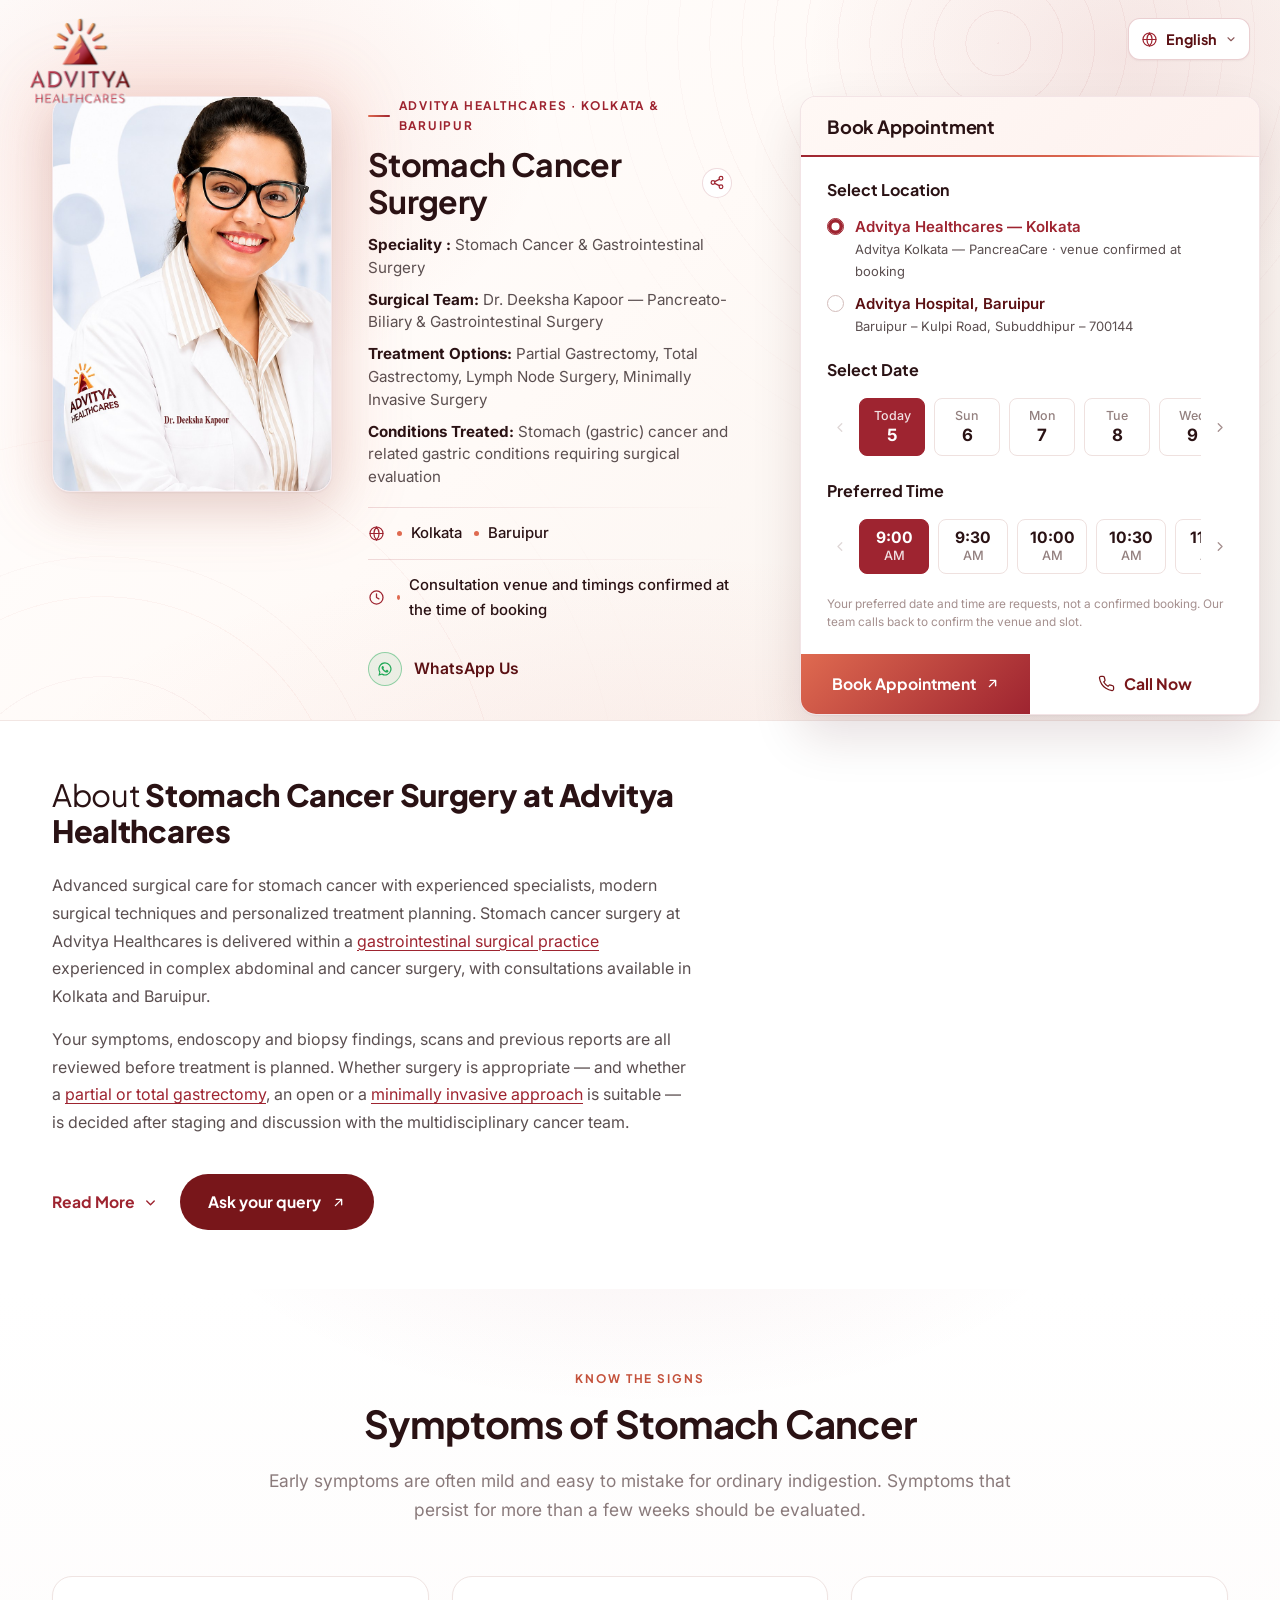
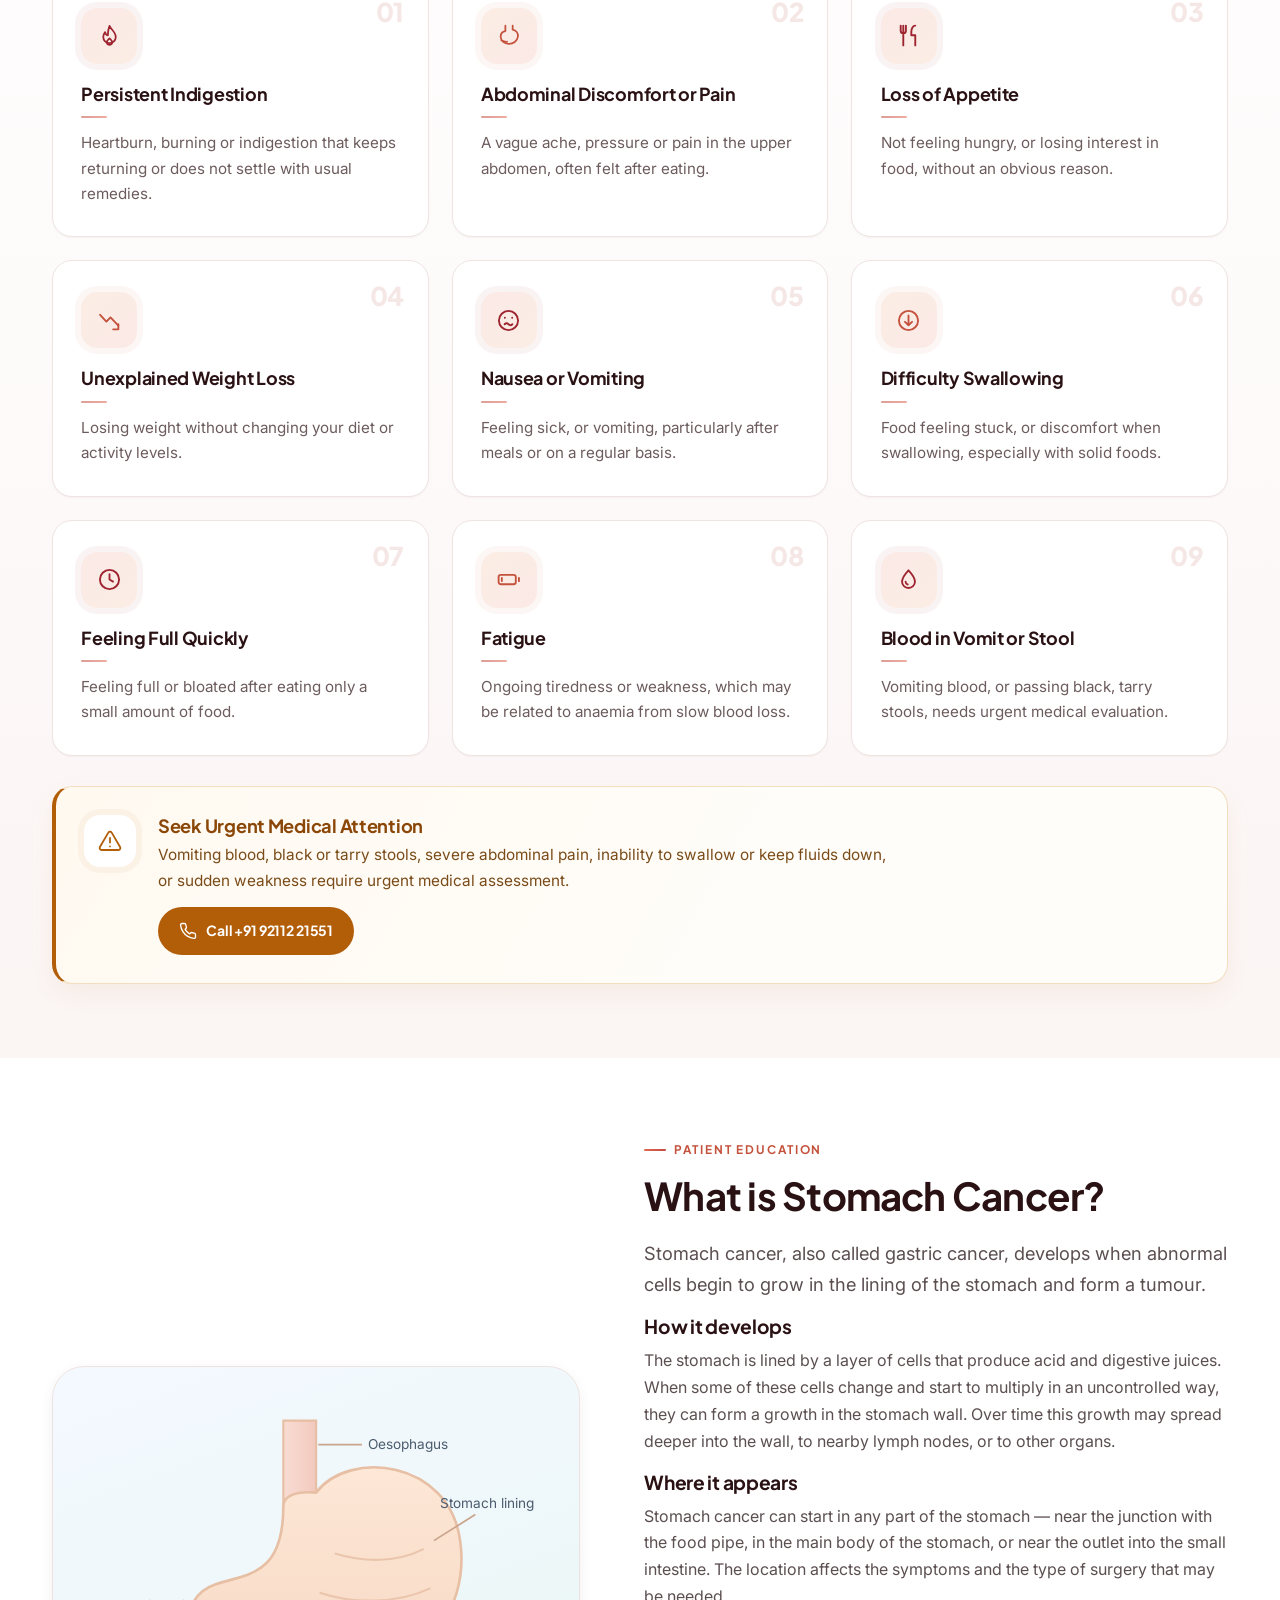
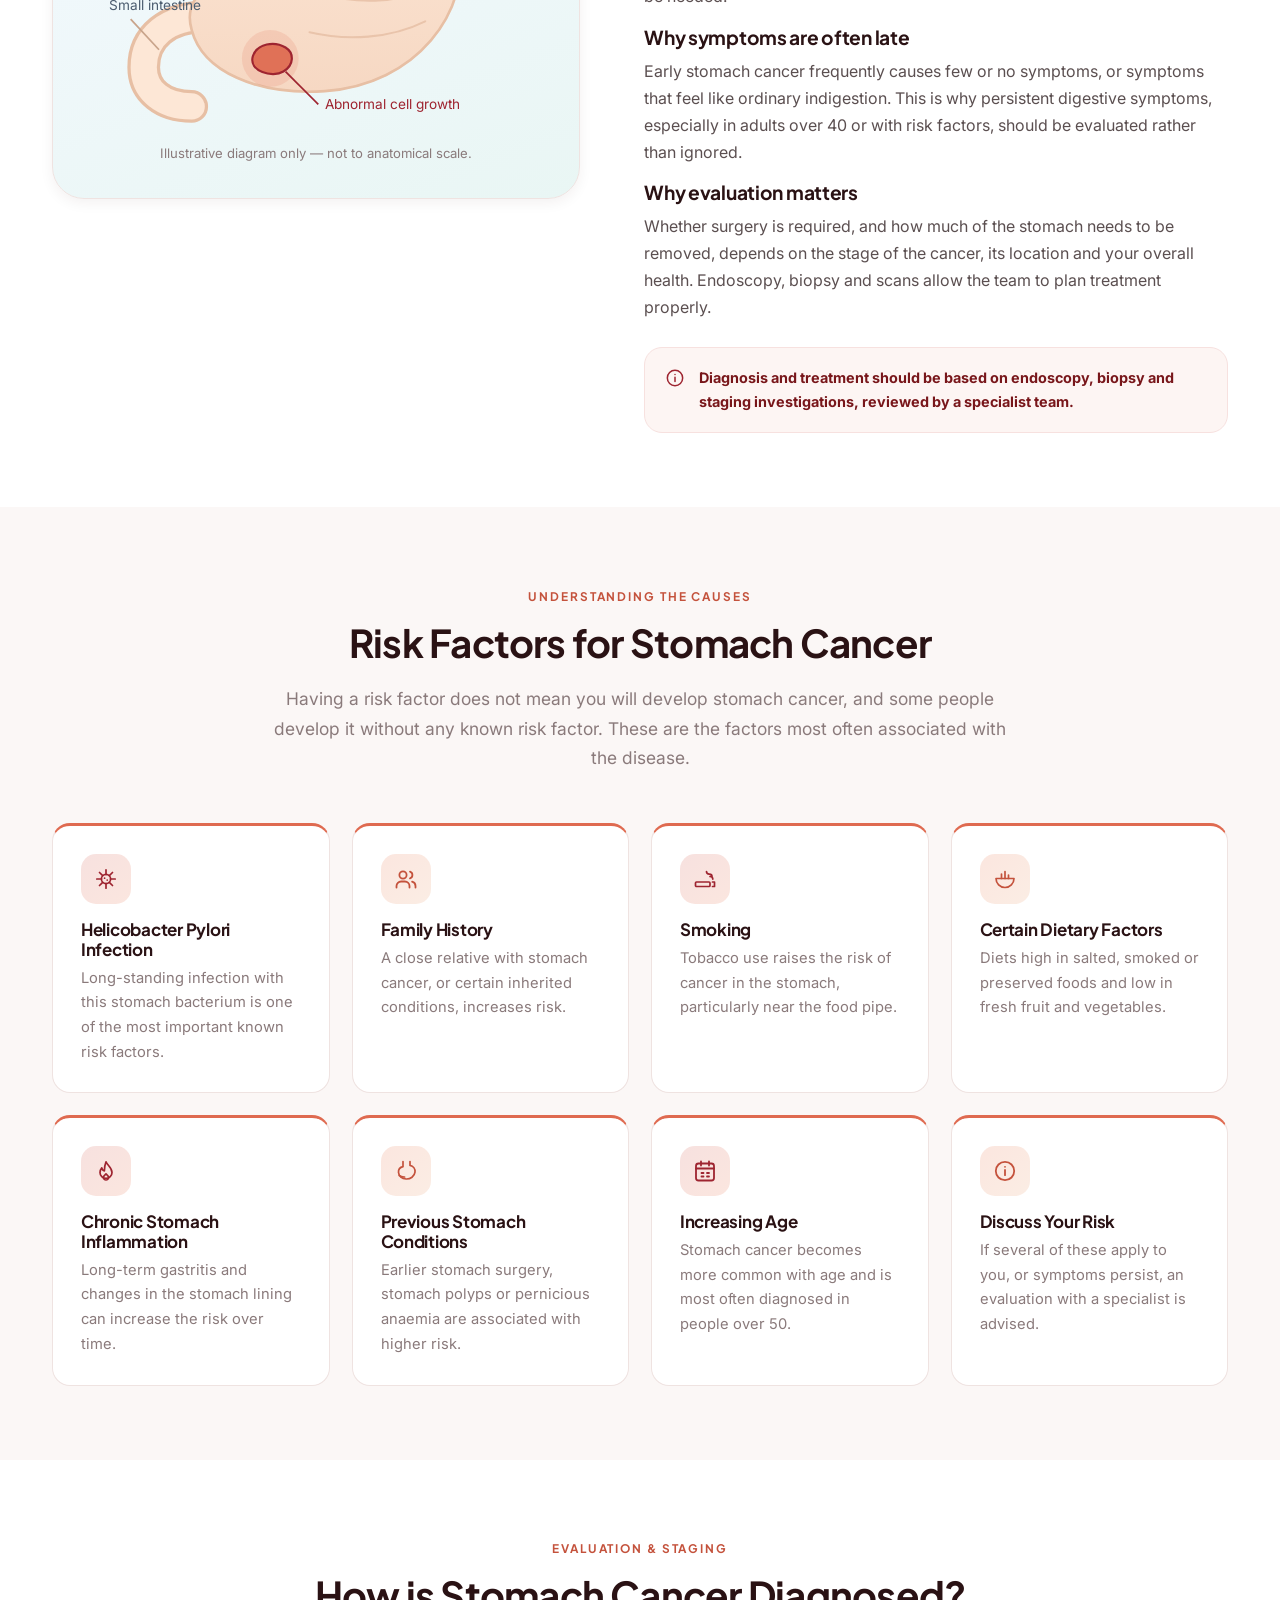
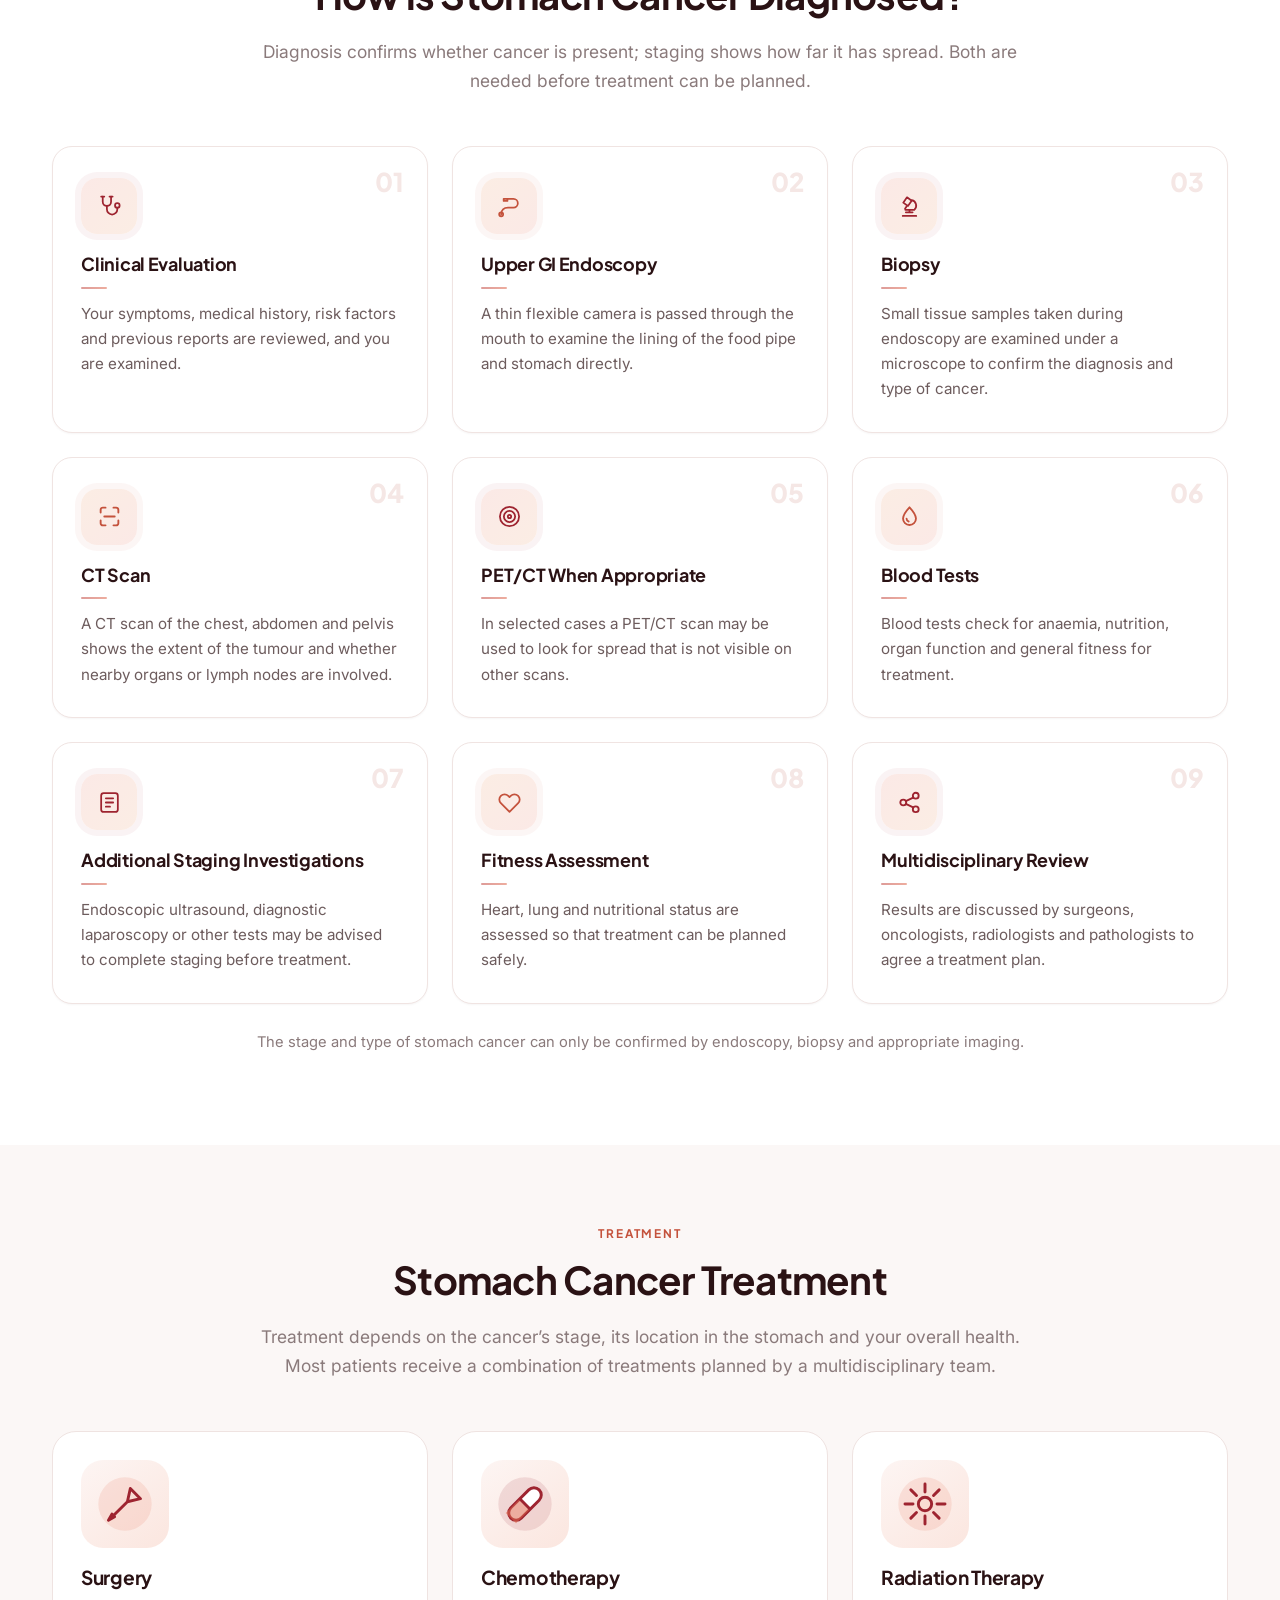
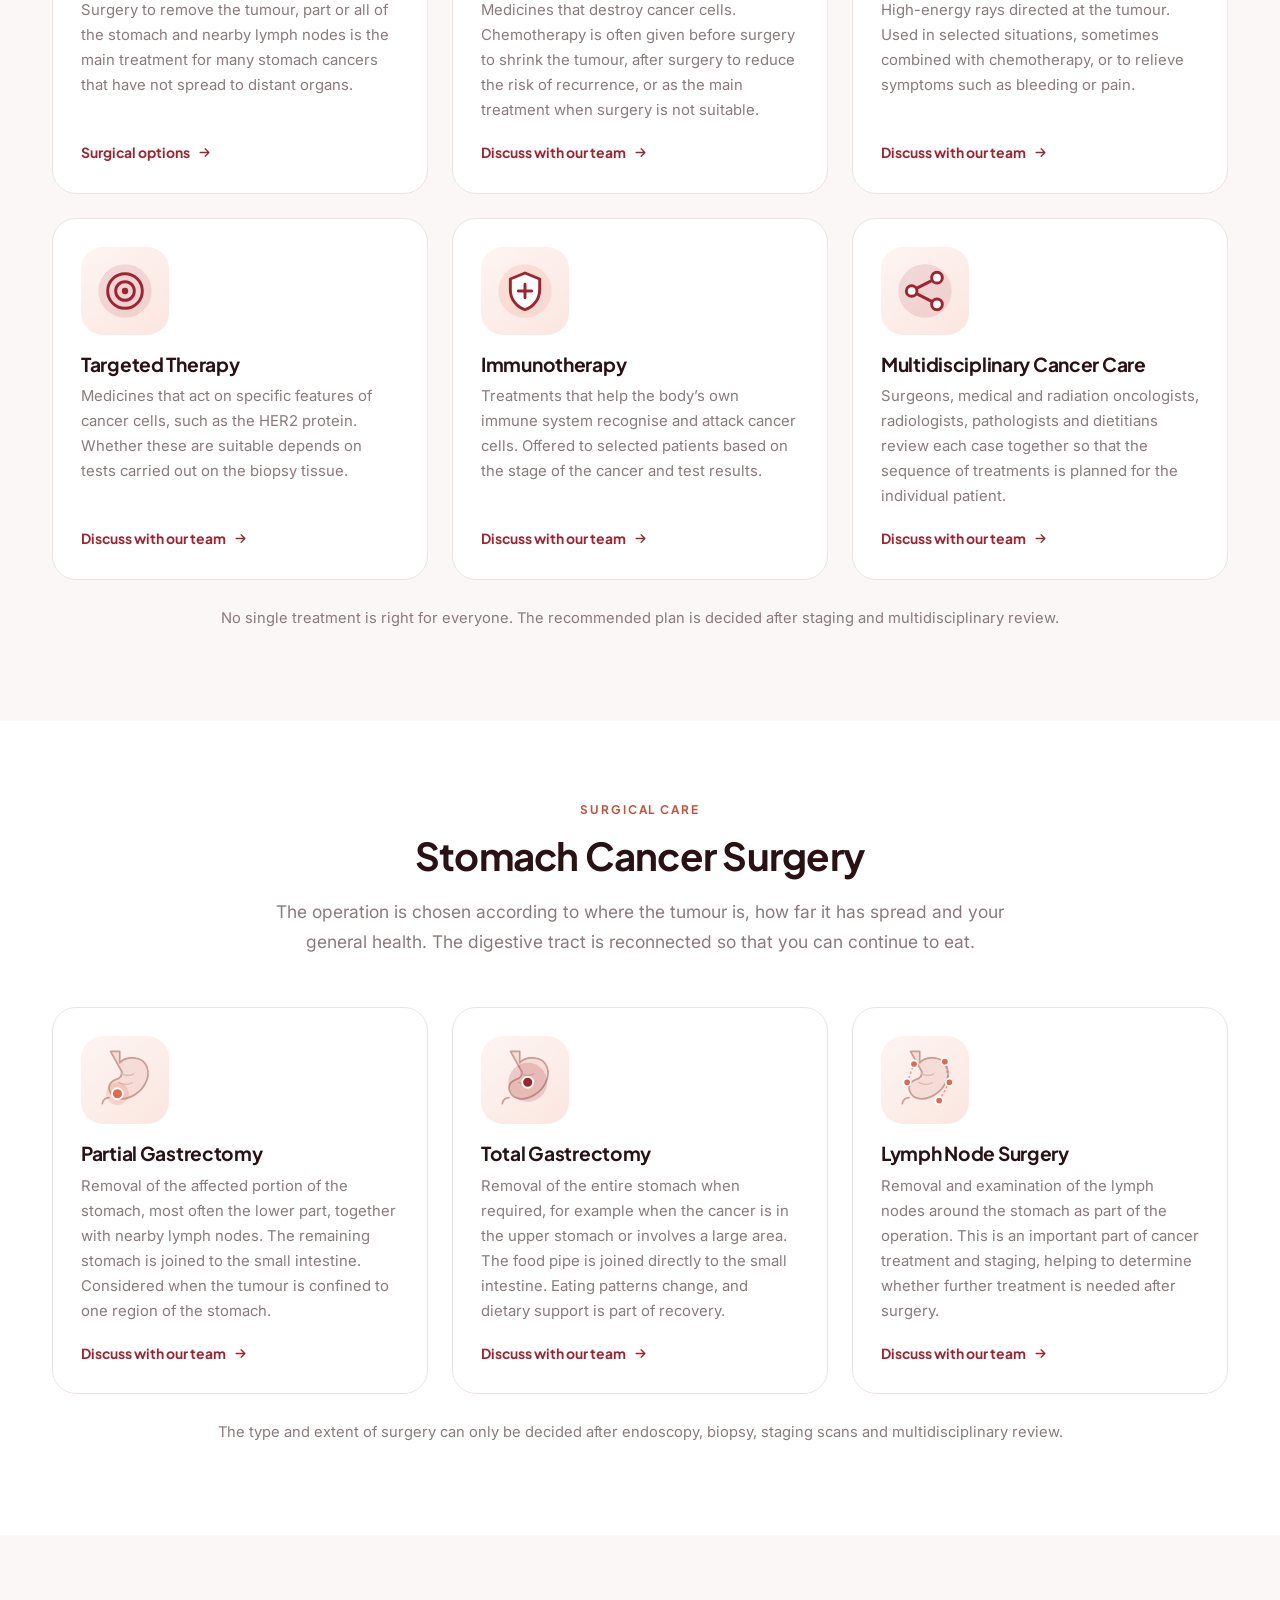
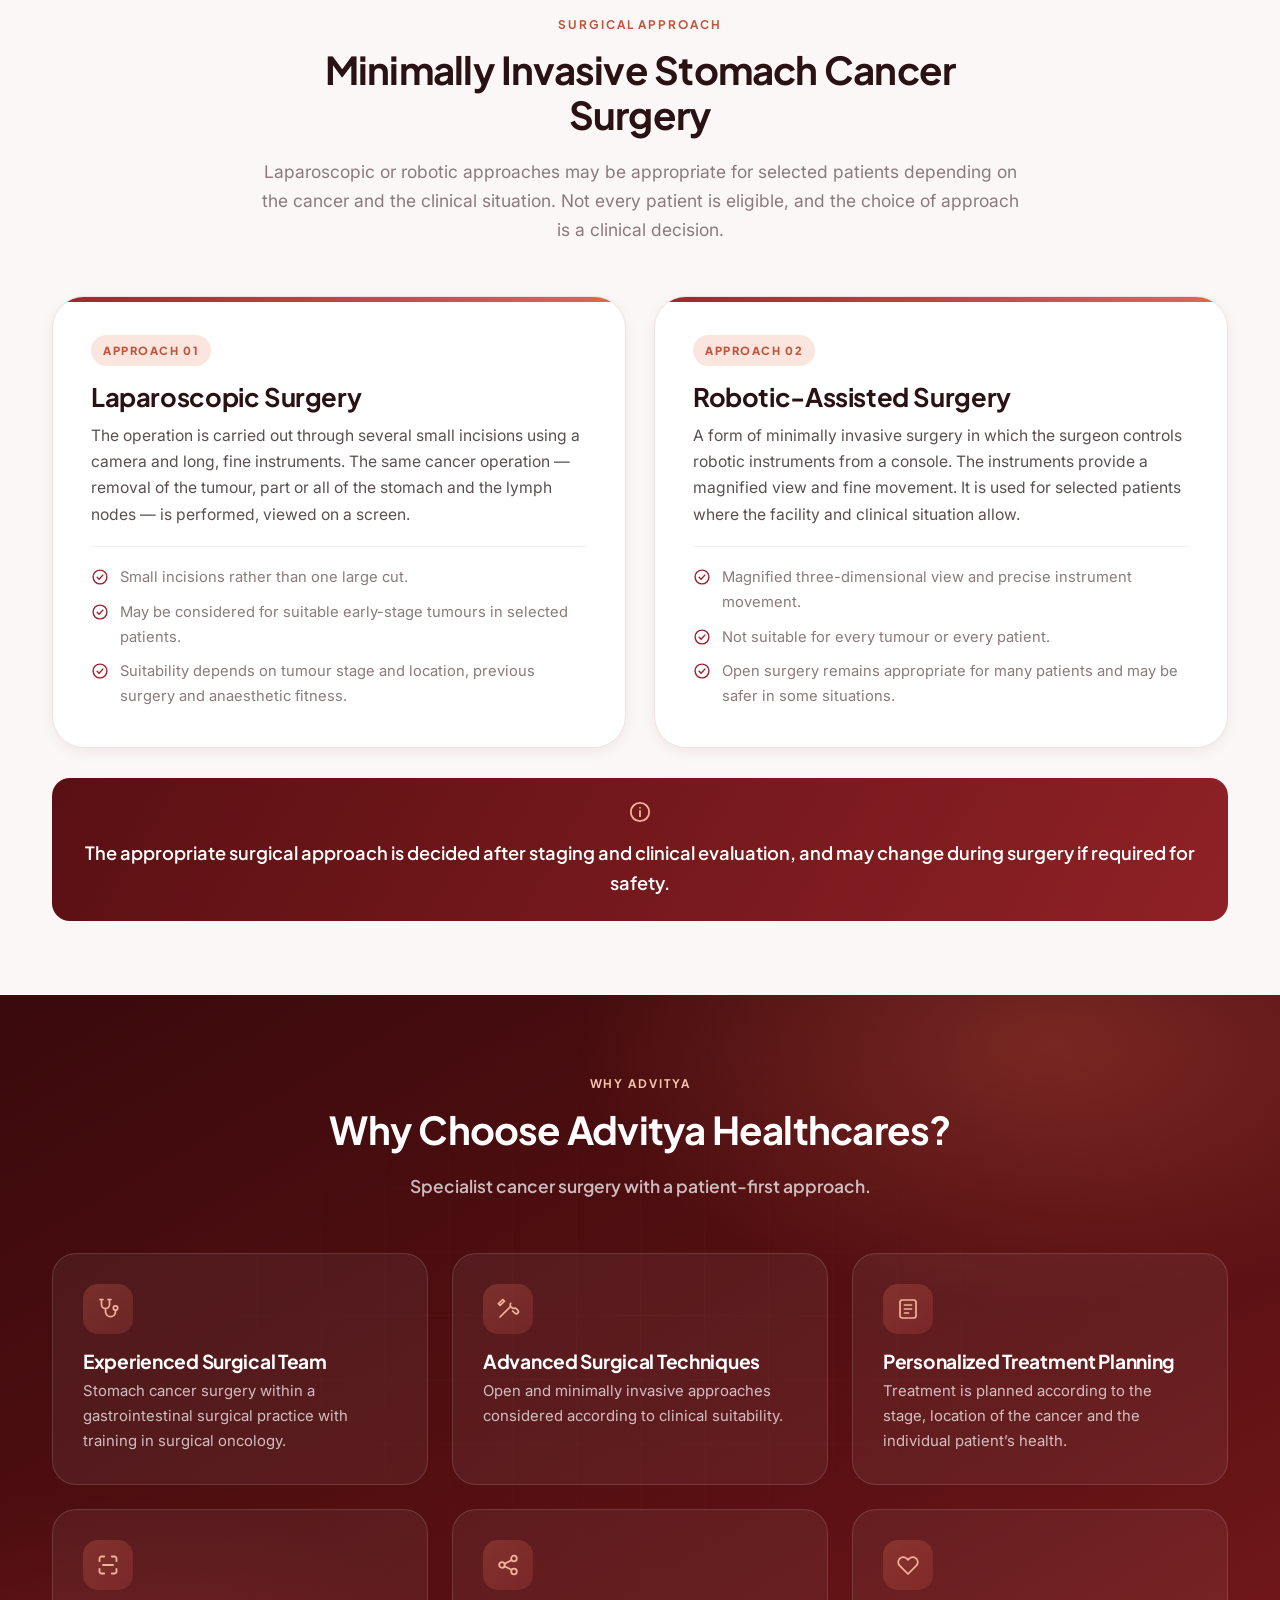
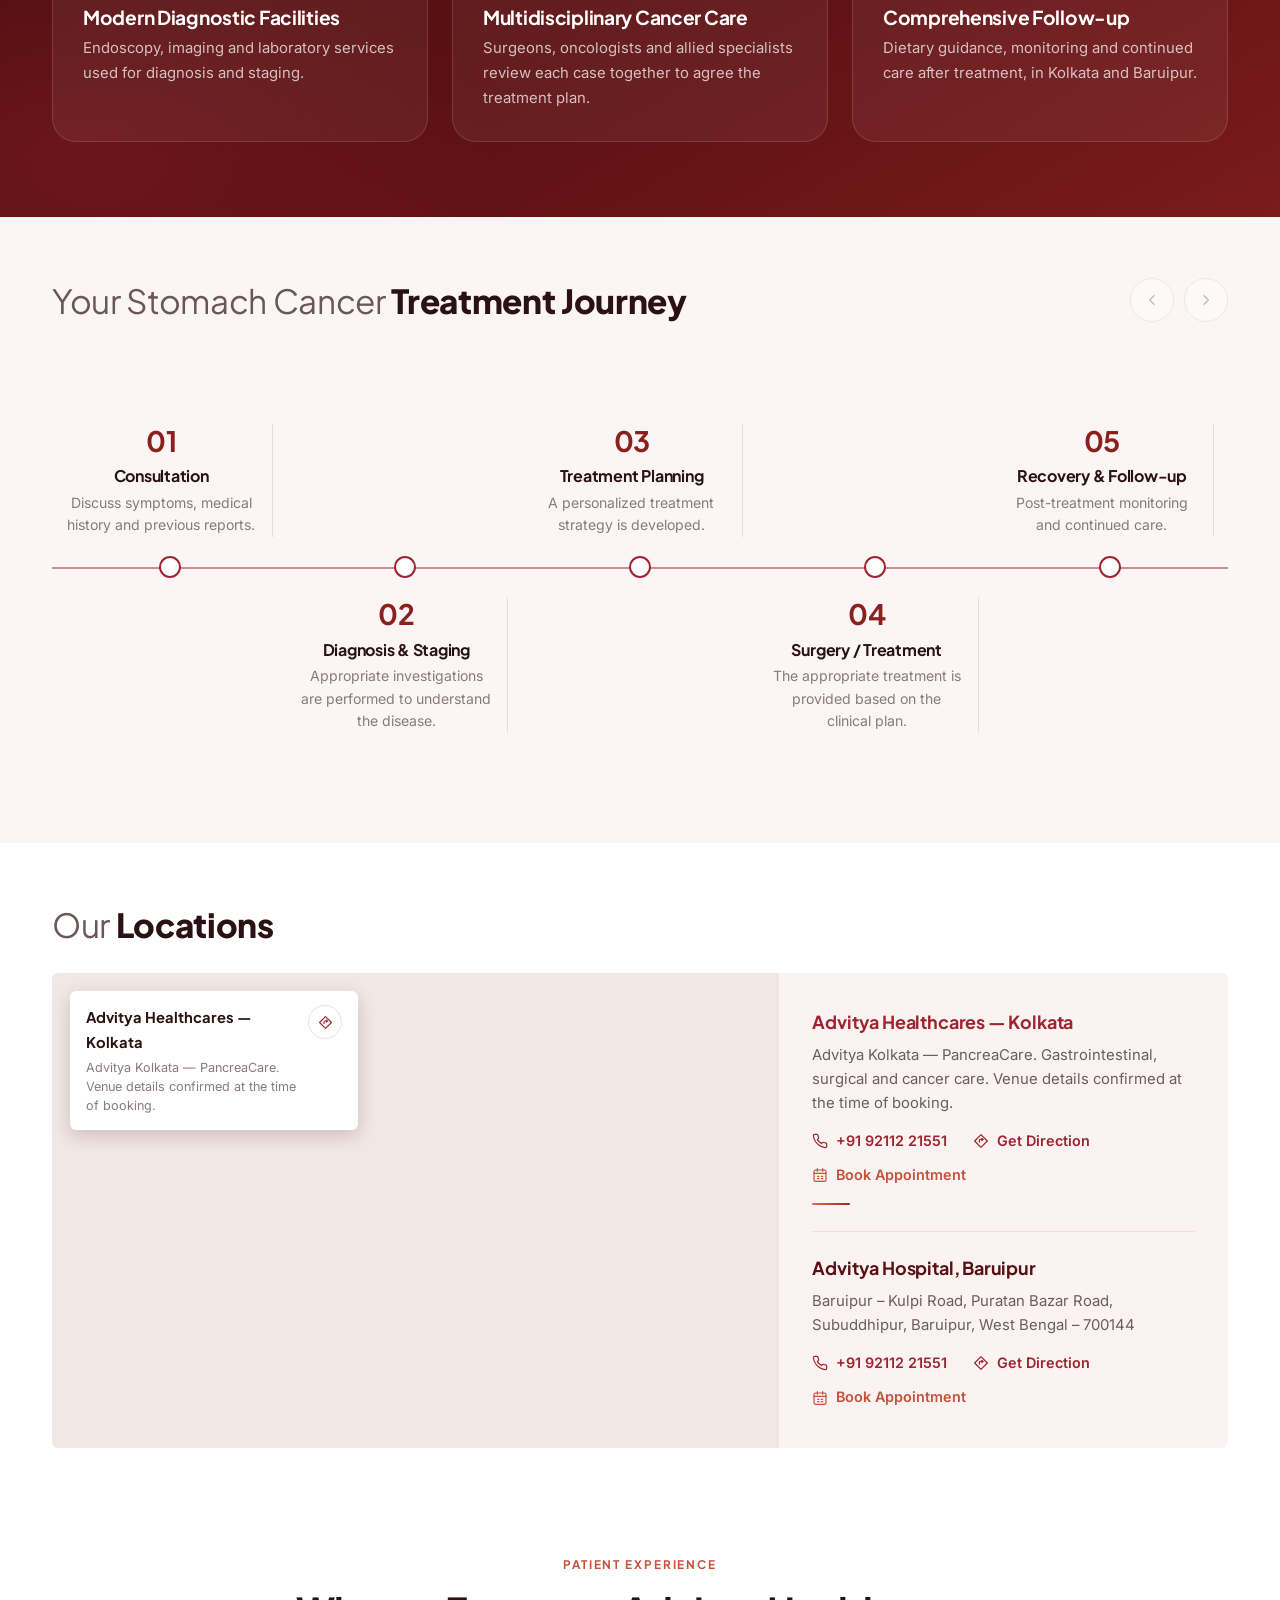
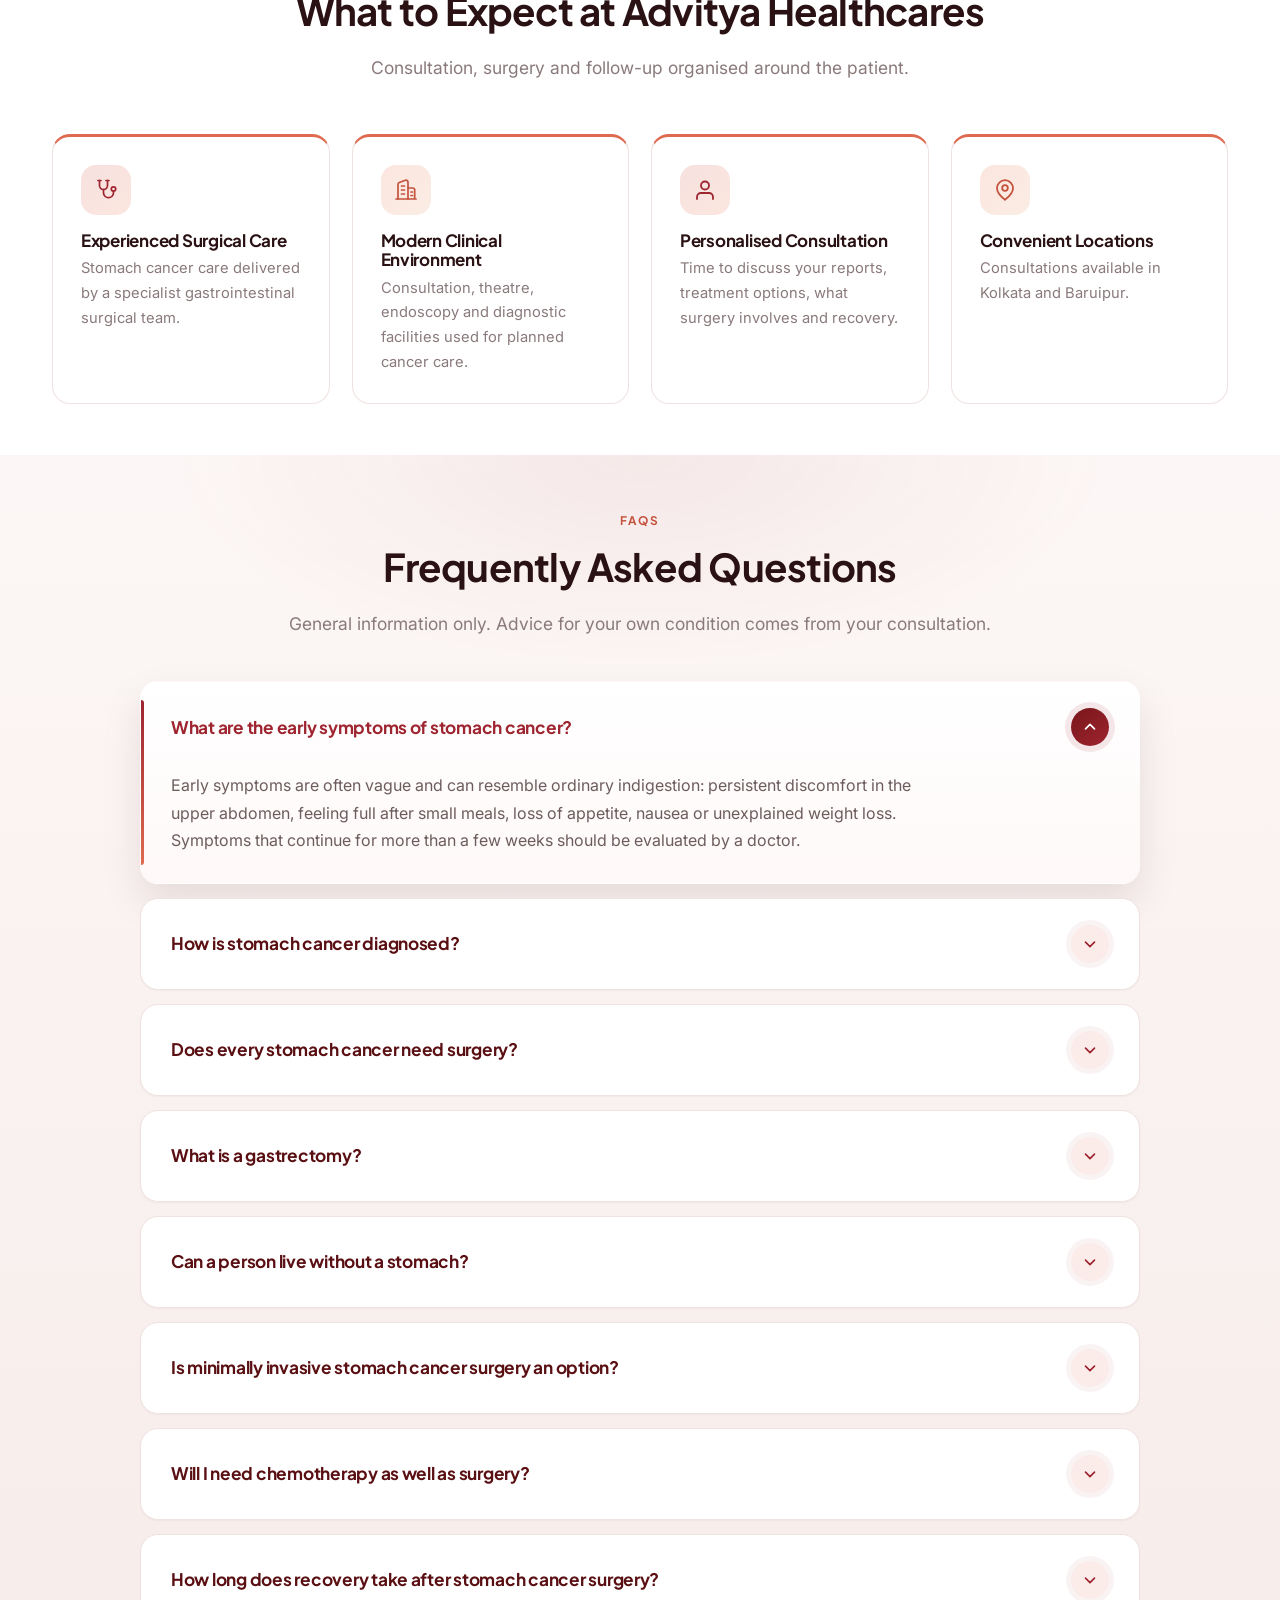
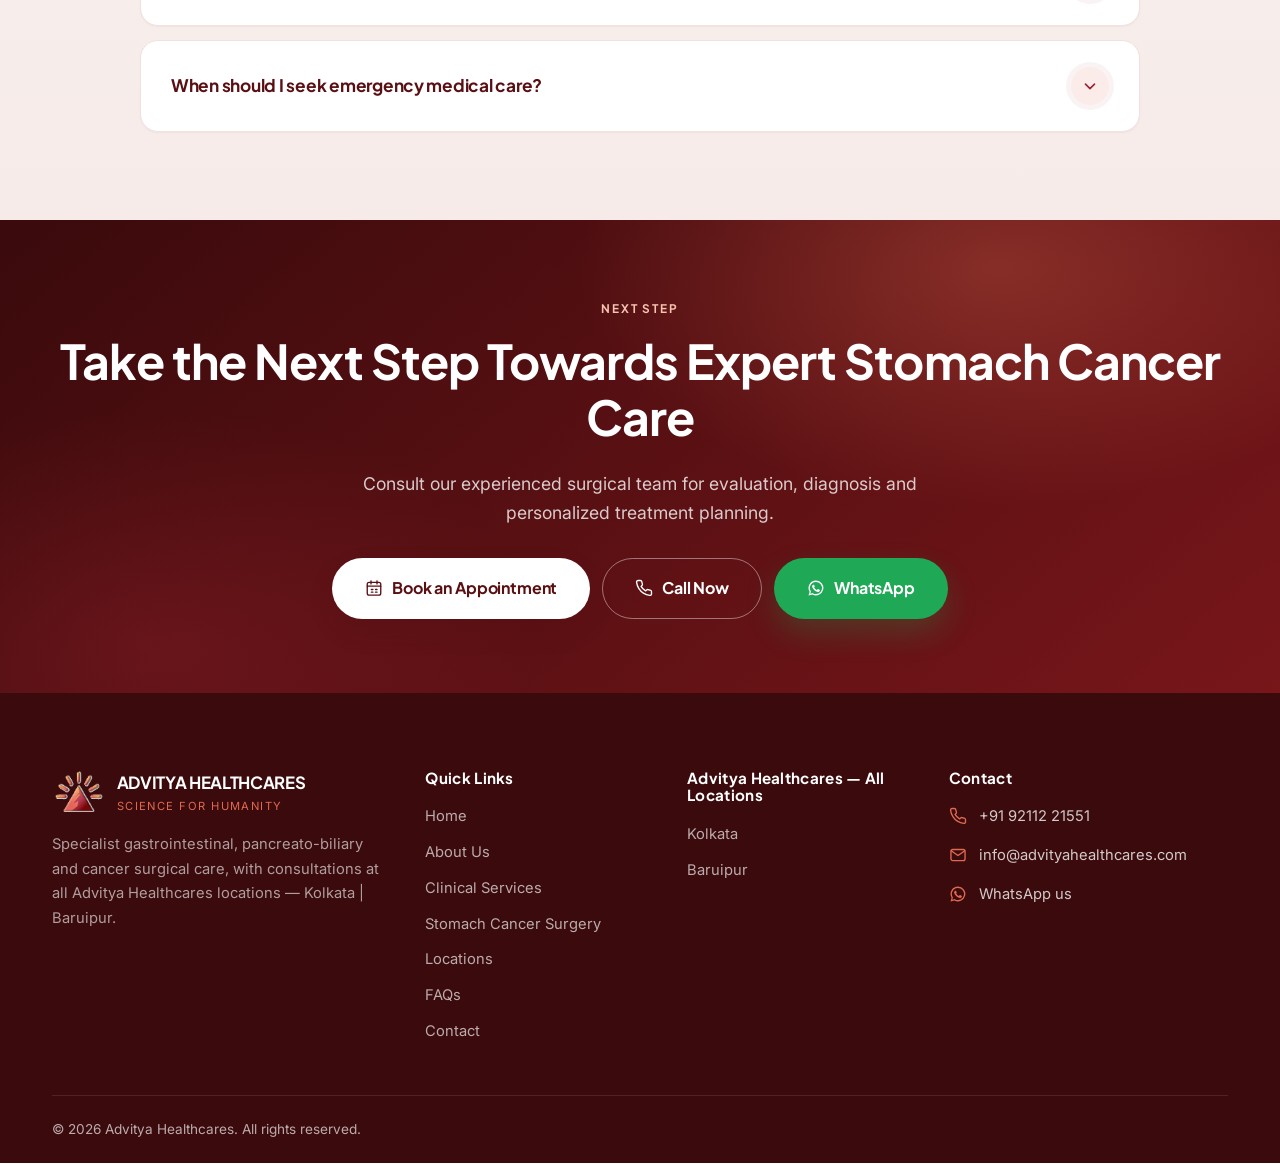
<file: index.html>
<!DOCTYPE html>
<html lang="en">
<head>
<meta charset="utf-8">
<meta name="viewport" content="width=device-width, initial-scale=1, viewport-fit=cover">
<title>Stomach Cancer Surgery | Advitya Healthcares</title>
<meta name="description" content="Expert stomach cancer surgery and gastrointestinal cancer care at Advitya Healthcares. Consult experienced specialists for personalized evaluation and treatment planning.">
<meta name="theme-color" content="#5A1013">
<link rel="canonical" href="https://www.advityahealthcares.com/stomach-cancer-surgery">
<link rel="icon" href="images/advitya_logo_nav.png" type="image/png">

<meta property="og:type" content="website">
<meta property="og:title" content="Stomach Cancer Surgery | Advitya Healthcares">
<meta property="og:description" content="Expert surgical care for gastric cancer with personalized treatment plans and advanced surgical techniques at Advitya Healthcares, Kolkata and Baruipur.">
<meta property="og:url" content="https://www.advityahealthcares.com/stomach-cancer-surgery">
<meta property="og:site_name" content="Advitya Healthcares">
<meta property="og:image" content="https://www.advityahealthcares.com/images/dr-deeksha-hero.jpg">
<meta name="twitter:card" content="summary_large_image">

<link rel="preconnect" href="https://fonts.googleapis.com">
<link rel="preconnect" href="https://fonts.gstatic.com" crossorigin>
<link href="https://fonts.googleapis.com/css2?family=Inter:wght@400;500;600;700&family=Plus+Jakarta+Sans:wght@600;700;800&display=swap" rel="stylesheet">
<link rel="stylesheet" href="css/style.css">
<script>document.documentElement.className+=" js";</script>

<script type="application/ld+json">
{
  "@context": "https://schema.org",
  "@type": "MedicalWebPage",
  "name": "Stomach Cancer Surgery",
  "description": "Expert stomach cancer surgery and gastrointestinal cancer care at Advitya Healthcares. Consult experienced specialists for personalized evaluation and treatment planning.",
  "url": "https://www.advityahealthcares.com/stomach-cancer-surgery",
  "inLanguage": "en",
  "about": {"@type": "MedicalCondition", "name": "Stomach Cancer", "alternateName": "Gastric Cancer"},
  "audience": {"@type": "MedicalAudience", "audienceType": "Patient"},
  "provider": {
    "@type": "MedicalOrganization",
    "name": "Advitya Healthcares",
    "url": "https://www.advityahealthcares.com",
    "telephone": "+919211221551",
    "email": "info@advityahealthcares.com",
    "medicalSpecialty": "Oncologic",
    "areaServed": [{"@type": "City", "name": "Kolkata"}, {"@type": "City", "name": "Baruipur"}]
  }
}
</script>
<script type="application/ld+json">
{
  "@context": "https://schema.org",
  "@type": "MedicalProcedure",
  "name": "Stomach Cancer Surgery",
  "alternateName": "Gastrectomy",
  "procedureType": "https://schema.org/SurgicalProcedure",
  "bodyLocation": "Stomach",
  "description": "Surgical treatment for stomach (gastric) cancer, including partial gastrectomy, total gastrectomy and lymph node surgery, with laparoscopic or robotic approaches considered for selected patients.",
  "url": "https://www.advityahealthcares.com/stomach-cancer-surgery#surgery",
  "relevantSpecialty": "Oncologic",
  "provider": {
    "@type": "MedicalOrganization",
    "name": "Advitya Healthcares",
    "url": "https://www.advityahealthcares.com",
    "telephone": "+919211221551"
  }
}
</script>
<script type="application/ld+json">
{
  "@context": "https://schema.org",
  "@type": "Physician",
  "name": "Dr. Deeksha Kapoor",
  "medicalSpecialty": "Surgical",
  "url": "https://www.advityahealthcares.com/our-team/",
  "worksFor": {"@type": "MedicalOrganization", "name": "Advitya Healthcares"}
}
</script>
<script type="application/ld+json">
{
  "@context": "https://schema.org",
  "@type": "MedicalClinic",
  "name": "Advitya Hospital, Baruipur",
  "parentOrganization": {"@type": "MedicalOrganization", "name": "Advitya Healthcares"},
  "telephone": "+919211221551",
  "address": {
    "@type": "PostalAddress",
    "streetAddress": "Baruipur - Kulpi Road, Puratan Bazar Road, Subuddhipur",
    "addressLocality": "Baruipur",
    "addressRegion": "West Bengal",
    "postalCode": "700144",
    "addressCountry": "IN"
  }
}
</script>
<script type="application/ld+json">
{
  "@context": "https://schema.org",
  "@type": "FAQPage",
  "mainEntity": [
    {"@type":"Question","name":"What are the early symptoms of stomach cancer?","acceptedAnswer":{"@type":"Answer","text":"Early symptoms are often vague and can resemble ordinary indigestion: persistent discomfort in the upper abdomen, feeling full after small meals, loss of appetite, nausea or unexplained weight loss. Symptoms that continue for more than a few weeks should be evaluated by a doctor."}},
    {"@type":"Question","name":"How is stomach cancer diagnosed?","acceptedAnswer":{"@type":"Answer","text":"An upper GI endoscopy allows the stomach lining to be examined directly and a biopsy to be taken. A biopsy confirms the diagnosis. CT scans, and in some cases PET/CT and other staging investigations, are then used to understand how far the cancer has spread."}},
    {"@type":"Question","name":"Does every stomach cancer need surgery?","acceptedAnswer":{"@type":"Answer","text":"Not always. Whether surgery is appropriate depends on the stage and location of the cancer and on your overall health. Some patients receive chemotherapy before surgery, some very early cancers may be treated endoscopically, and some patients are best treated without an operation. The plan is made after staging and discussion with the multidisciplinary team."}},
    {"@type":"Question","name":"What is a gastrectomy?","acceptedAnswer":{"@type":"Answer","text":"Gastrectomy is the surgical removal of part of the stomach (partial gastrectomy) or the whole stomach (total gastrectomy), usually together with nearby lymph nodes. The digestive tract is then reconnected so that food can continue to pass through."}},
    {"@type":"Question","name":"Can a person live without a stomach?","acceptedAnswer":{"@type":"Answer","text":"Yes. After a total gastrectomy the small intestine is joined to the oesophagus. Patients eat smaller, more frequent meals, and need long-term vitamin B12 supplementation. Dietary guidance is part of recovery and follow-up."}},
    {"@type":"Question","name":"Is minimally invasive stomach cancer surgery an option?","acceptedAnswer":{"@type":"Answer","text":"Laparoscopic or robotic-assisted approaches may be appropriate for selected patients, depending on the stage and location of the cancer, previous abdominal surgery and fitness for anaesthesia. Not every patient is suitable, and the approach is decided after clinical evaluation."}},
    {"@type":"Question","name":"Will I need chemotherapy as well as surgery?","acceptedAnswer":{"@type":"Answer","text":"Many patients with stomach cancer receive chemotherapy before and/or after surgery, and some may be offered targeted therapy, immunotherapy or radiation therapy. Whether these are recommended depends on the stage of the cancer and is decided by the multidisciplinary cancer team."}},
    {"@type":"Question","name":"How long does recovery take after stomach cancer surgery?","acceptedAnswer":{"@type":"Answer","text":"Recovery varies with the type of operation, the approach used and your general health. A hospital stay of several days is usual, and eating is reintroduced gradually. Your surgical team will give specific advice about diet, activity and follow-up before discharge."}},
    {"@type":"Question","name":"When should I seek emergency medical care?","acceptedAnswer":{"@type":"Answer","text":"Vomiting blood, black or tarry stools, severe abdominal pain, inability to swallow or keep fluids down, or sudden weakness require urgent medical assessment. Go to your nearest emergency department the same day."}}
  ]
}
</script>
</head>

<body id="top">

<!-- ============ SVG icon sprite ============ -->
<svg width="0" height="0" style="position:absolute" aria-hidden="true" focusable="false">
  <defs>
    <symbol id="i-phone" viewBox="0 0 24 24" fill="none" stroke="currentColor" stroke-width="1.8" stroke-linecap="round" stroke-linejoin="round"><path d="M22 16.9v3a2 2 0 0 1-2.2 2 19.8 19.8 0 0 1-8.6-3.1 19.5 19.5 0 0 1-6-6A19.8 19.8 0 0 1 2.1 4.2 2 2 0 0 1 4.1 2h3a2 2 0 0 1 2 1.7c.1 1 .4 1.9.7 2.8a2 2 0 0 1-.5 2.1L8.1 9.9a16 16 0 0 0 6 6l1.3-1.2a2 2 0 0 1 2.1-.5c.9.3 1.8.6 2.8.7a2 2 0 0 1 1.7 2Z"/></symbol>
    <symbol id="i-calendar" viewBox="0 0 24 24" fill="none" stroke="currentColor" stroke-width="1.8" stroke-linecap="round" stroke-linejoin="round"><rect x="3" y="4.5" width="18" height="17" rx="2.5"/><path d="M3 9.5h18M8 2.5v4M16 2.5v4M8.5 14h2M14 14h2M8.5 17.5h2M14 17.5h2"/></symbol>
    <symbol id="i-wa" viewBox="0 0 24 24" fill="currentColor"><path d="M12 2a9.9 9.9 0 0 0-8.5 15L2 22l5.2-1.4A9.9 9.9 0 1 0 12 2Zm0 18.1a8.1 8.1 0 0 1-4.2-1.2l-.3-.2-3.1.8.8-3-.2-.3A8.1 8.1 0 1 1 12 20.1Zm4.6-5.9c-.3-.1-1.5-.8-1.7-.9s-.4-.1-.6.1-.7.9-.8 1-.3.2-.5.1a6.6 6.6 0 0 1-3.3-2.9c-.2-.4.2-.4.6-1.2a.5.5 0 0 0 0-.5c0-.1-.6-1.4-.8-1.9s-.4-.4-.6-.4h-.5a1 1 0 0 0-.7.3 2.9 2.9 0 0 0-.9 2.2 5.1 5.1 0 0 0 1.1 2.7 11.5 11.5 0 0 0 4.4 3.9c1.6.6 2.2.7 3 .6a2.6 2.6 0 0 0 1.7-1.2 2.1 2.1 0 0 0 .1-1.2c0-.1-.2-.2-.5-.3Z"/></symbol>
    <symbol id="i-check" viewBox="0 0 24 24" fill="none" stroke="currentColor" stroke-width="1.9" stroke-linecap="round" stroke-linejoin="round"><circle cx="12" cy="12" r="9.2"/><path d="m8.2 12.3 2.6 2.6 5-5.4"/></symbol>
    <symbol id="i-shield" viewBox="0 0 24 24" fill="none" stroke="currentColor" stroke-width="1.7" stroke-linecap="round" stroke-linejoin="round"><path d="M12 2.6 4.5 5.8v5.6c0 4.5 3.1 8.7 7.5 10 4.4-1.3 7.5-5.5 7.5-10V5.8Z"/><path d="M12 8.6v6.4M8.8 11.8h6.4"/></symbol>
    <symbol id="i-stetho" viewBox="0 0 24 24" fill="none" stroke="currentColor" stroke-width="1.7" stroke-linecap="round" stroke-linejoin="round"><path d="M5.5 2.5v5a4 4 0 0 0 8 0v-5"/><path d="M4 2.5h3M12 2.5h3M9.5 11.5v3.2a5 5 0 0 0 10 0v-1.4"/><circle cx="19.5" cy="11" r="2.2"/></symbol>
    <symbol id="i-pin" viewBox="0 0 24 24" fill="none" stroke="currentColor" stroke-width="1.8" stroke-linecap="round" stroke-linejoin="round"><path d="M20 10.2c0 5.4-8 11.6-8 11.6s-8-6.2-8-11.6a8 8 0 0 1 16 0Z"/><circle cx="12" cy="10" r="2.8"/></symbol>
    <symbol id="i-alert" viewBox="0 0 24 24" fill="none" stroke="currentColor" stroke-width="1.8" stroke-linecap="round" stroke-linejoin="round"><path d="M10.3 3.6 1.9 18a2 2 0 0 0 1.7 3h16.8a2 2 0 0 0 1.7-3L13.7 3.6a2 2 0 0 0-3.4 0Z"/><path d="M12 9v4.5M12 17.4h.01"/></symbol>
    <symbol id="i-arrow" viewBox="0 0 24 24" fill="none" stroke="currentColor" stroke-width="2.1" stroke-linecap="round" stroke-linejoin="round"><path d="M5 12h14M13 6l6 6-6 6"/></symbol>
    <symbol id="i-info" viewBox="0 0 24 24" fill="none" stroke="currentColor" stroke-width="1.8" stroke-linecap="round" stroke-linejoin="round"><circle cx="12" cy="12" r="9.2"/><path d="M12 11v5.2M12 7.8h.01"/></symbol>
    <symbol id="i-clock" viewBox="0 0 24 24" fill="none" stroke="currentColor" stroke-width="1.8" stroke-linecap="round" stroke-linejoin="round"><circle cx="12" cy="12" r="9.2"/><path d="M12 6.8V12l3.4 2"/></symbol>
    <symbol id="i-mail" viewBox="0 0 24 24" fill="none" stroke="currentColor" stroke-width="1.8" stroke-linecap="round" stroke-linejoin="round"><rect x="2.6" y="4.6" width="18.8" height="14.8" rx="2.5"/><path d="m3.4 6.6 8.6 6 8.6-6"/></symbol>
    <symbol id="i-chevron" viewBox="0 0 24 24" fill="none" stroke="currentColor" stroke-width="2.2" stroke-linecap="round" stroke-linejoin="round"><path d="m6 9.5 6 6 6-6"/></symbol>
    <symbol id="i-user" viewBox="0 0 24 24" fill="none" stroke="currentColor" stroke-width="1.8" stroke-linecap="round" stroke-linejoin="round"><path d="M20 21v-2a4 4 0 0 0-4-4H8a4 4 0 0 0-4 4v2"/><circle cx="12" cy="7.5" r="4"/></symbol>
    <symbol id="i-users" viewBox="0 0 24 24" fill="none" stroke="currentColor" stroke-width="1.8" stroke-linecap="round" stroke-linejoin="round"><circle cx="9" cy="8" r="3.6"/><path d="M2.5 20.5v-1.4a4.6 4.6 0 0 1 4.6-4.6h3.8a4.6 4.6 0 0 1 4.6 4.6v1.4M16 4.6a3.6 3.6 0 0 1 0 6.8M21.5 20.5v-1.4a4.6 4.6 0 0 0-3.4-4.4"/></symbol>
    <symbol id="i-plan" viewBox="0 0 24 24" fill="none" stroke="currentColor" stroke-width="1.7" stroke-linecap="round" stroke-linejoin="round"><rect x="4" y="3" width="16" height="18" rx="2.4"/><path d="M8.5 8h7M8.5 12h7M8.5 16h4"/></symbol>
    <symbol id="i-pulse" viewBox="0 0 24 24" fill="none" stroke="currentColor" stroke-width="1.8" stroke-linecap="round" stroke-linejoin="round"><path d="M2.5 12h4l2.2-5.6 4 11.4 2.4-5.8h6.4"/></symbol>
    <symbol id="i-scan" viewBox="0 0 24 24" fill="none" stroke="currentColor" stroke-width="1.8" stroke-linecap="round" stroke-linejoin="round"><path d="M3.5 8.2V5.6A2.1 2.1 0 0 1 5.6 3.5h2.6M15.8 3.5h2.6a2.1 2.1 0 0 1 2.1 2.1v2.6M20.5 15.8v2.6a2.1 2.1 0 0 1-2.1 2.1h-2.6M8.2 20.5H5.6a2.1 2.1 0 0 1-2.1-2.1v-2.6"/><path d="M7 12h10"/></symbol>
    <symbol id="i-heart" viewBox="0 0 24 24" fill="none" stroke="currentColor" stroke-width="1.7" stroke-linecap="round" stroke-linejoin="round"><path d="M20.3 5.6a5 5 0 0 0-7.1 0L12 6.8l-1.2-1.2a5 5 0 1 0-7.1 7.1l8.3 8.3 8.3-8.3a5 5 0 0 0 0-7.1Z"/></symbol>
    <symbol id="i-tools" viewBox="0 0 24 24" fill="none" stroke="currentColor" stroke-width="1.7" stroke-linecap="round" stroke-linejoin="round"><path d="M14.6 6.3a3.6 3.6 0 0 0 4.9 4.7l2.3 2.3a2 2 0 0 1-2.9 2.9L16.6 14"/><path d="M4 20 14 10M8.4 4.2 4.2 8.4 2.5 6.7l4.2-4.2Z"/></symbol>
    <symbol id="i-trend" viewBox="0 0 24 24" fill="none" stroke="currentColor" stroke-width="1.8" stroke-linecap="round" stroke-linejoin="round"><path d="M3 17.5 9 11l4 4 7.5-8"/><path d="M15.5 3.5h5v5"/></symbol>
    <symbol id="i-trend-down" viewBox="0 0 24 24" fill="none" stroke="currentColor" stroke-width="1.8" stroke-linecap="round" stroke-linejoin="round"><path d="M3 6.5 9 13l4-4 7.5 8"/><path d="M15.5 20.5h5v-5"/></symbol>
    <symbol id="i-wind" viewBox="0 0 24 24" fill="none" stroke="currentColor" stroke-width="1.8" stroke-linecap="round" stroke-linejoin="round"><path d="M3 8.5h10a3 3 0 1 0-3-3"/><path d="M3 15.5h13a3 3 0 1 1-3 3"/><path d="M3 12h7"/></symbol>
    <symbol id="i-walk" viewBox="0 0 24 24" fill="none" stroke="currentColor" stroke-width="1.8" stroke-linecap="round" stroke-linejoin="round"><circle cx="13.5" cy="4.2" r="1.9"/><path d="m8 21 3-5.4-2-2.4V9.4l4-1.6 3 3 3 1.2"/><path d="m10.5 12.6-3.8 1.2L5 18"/><path d="m13 15.6 2 2.2.8 3.2"/></symbol>
    <symbol id="i-building" viewBox="0 0 24 24" fill="none" stroke="currentColor" stroke-width="1.7" stroke-linecap="round" stroke-linejoin="round"><path d="M4 21V6.4a2 2 0 0 1 1.3-1.9l6-2.2a2 2 0 0 1 2.7 1.9V21"/><path d="M14 10h4.7a2 2 0 0 1 2 2v9M2 21h20M7.5 8h3M7.5 12h3M7.5 16h3M17 14h1.5M17 17.5h1.5"/></symbol>
    <symbol id="i-share" viewBox="0 0 24 24" fill="none" stroke="currentColor" stroke-width="1.8" stroke-linecap="round" stroke-linejoin="round"><circle cx="18" cy="5.5" r="2.8"/><circle cx="6" cy="12" r="2.8"/><circle cx="18" cy="18.5" r="2.8"/><path d="m8.5 10.7 7-3.4M8.5 13.3l7 3.4"/></symbol>
    <symbol id="i-globe" viewBox="0 0 24 24" fill="none" stroke="currentColor" stroke-width="1.7" stroke-linecap="round" stroke-linejoin="round"><circle cx="12" cy="12" r="9.2"/><path d="M2.9 12h18.2M12 2.8c2.4 2.6 3.7 5.8 3.7 9.2S14.4 18.6 12 21.2c-2.4-2.6-3.7-5.8-3.7-9.2S9.6 5.4 12 2.8Z"/></symbol>
    <symbol id="i-chevron-r" viewBox="0 0 24 24" fill="none" stroke="currentColor" stroke-width="2.2" stroke-linecap="round" stroke-linejoin="round"><path d="m9 5.5 6.5 6.5L9 18.5"/></symbol>
    <symbol id="i-arrow-ne" viewBox="0 0 24 24" fill="none" stroke="currentColor" stroke-width="2.2" stroke-linecap="round" stroke-linejoin="round"><path d="M7 17 17 7M8.4 7H17v8.6"/></symbol>
    <symbol id="i-menu" viewBox="0 0 24 24" fill="none" stroke="currentColor" stroke-width="2" stroke-linecap="round" stroke-linejoin="round"><path d="M4 7h16M4 12h16M4 17h16"/></symbol>
    <symbol id="i-scalpel" viewBox="0 0 24 24" fill="none" stroke="currentColor" stroke-width="1.7" stroke-linecap="round" stroke-linejoin="round"><path d="M14.5 3.2 21 9.7l-8.4 2 2-8.5ZM12.6 11.7 3.4 20.9"/></symbol>
    <symbol id="i-leaf" viewBox="0 0 24 24" fill="none" stroke="currentColor" stroke-width="1.7" stroke-linecap="round" stroke-linejoin="round"><path d="M4 20c0-8 5.6-13.4 16-14-.6 10.4-6 16-14 16Z"/><path d="M4.5 19.5 12 12"/></symbol>
    <symbol id="i-close" viewBox="0 0 24 24" fill="none" stroke="currentColor" stroke-width="2.2" stroke-linecap="round" stroke-linejoin="round"><path d="m6 6 12 12M18 6 6 18"/></symbol>
    <symbol id="i-directions" viewBox="0 0 24 24" fill="none" stroke="currentColor" stroke-width="1.8" stroke-linecap="round" stroke-linejoin="round"><path d="m12 2.5 9.5 9.5L12 21.5 2.5 12Z"/><path d="M9.6 13.6v-2.2a1.8 1.8 0 0 1 1.8-1.8h3.4"/><path d="m13.2 8 1.8 1.6-1.8 1.7"/></symbol>
    <!-- stomach-specific line icons, drawn to match the existing 24px set -->
    <symbol id="i-stomach-sm" viewBox="0 0 24 24" fill="none" stroke="currentColor" stroke-width="1.7" stroke-linecap="round" stroke-linejoin="round"><path d="M9 2.5v5.2c-2.8.6-4.7 2.8-4.5 5.7.3 3.8 3.4 6.4 7.6 6.6 4.4.2 8.4-2.7 8.9-6.8.4-3.4-1.8-6.2-5-6.8V2.5"/><path d="M5.2 16.5c1.6 1.1 3.3 1.6 5.4 1.5"/></symbol>
    <symbol id="i-flame" viewBox="0 0 24 24" fill="none" stroke="currentColor" stroke-width="1.7" stroke-linecap="round" stroke-linejoin="round"><path d="M12 2.8c1.2 3.4 6 5.6 6 10.6a6 6 0 0 1-12 0c0-2.2 1-3.6 1.8-4.6.3 1.9 1.3 2.8 2.6 3 .1-3.3.5-6.4 1.6-9Z"/><path d="M12 21a2.6 2.6 0 0 1-2.6-2.6c0-1.5 1.4-2.4 2.6-3.6 1.2 1.2 2.6 2.1 2.6 3.6A2.6 2.6 0 0 1 12 21Z"/></symbol>
    <symbol id="i-utensils" viewBox="0 0 24 24" fill="none" stroke="currentColor" stroke-width="1.8" stroke-linecap="round" stroke-linejoin="round"><path d="M7 2.5v19M4.5 2.5v5a2.5 2.5 0 0 0 5 0v-5"/><path d="M18.5 2.5c-2.2 0-3.8 2.6-3.8 6v3.3h3.8v9.7"/></symbol>
    <symbol id="i-nausea" viewBox="0 0 24 24" fill="none" stroke="currentColor" stroke-width="1.8" stroke-linecap="round" stroke-linejoin="round"><circle cx="12" cy="12" r="9.2"/><path d="M8.5 9.3h.01M15.5 9.3h.01"/><path d="M8.3 15.6c1.2-1.2 2.4-1.2 3.7 0s2.5 1.2 3.7 0"/></symbol>
    <symbol id="i-swallow" viewBox="0 0 24 24" fill="none" stroke="currentColor" stroke-width="1.8" stroke-linecap="round" stroke-linejoin="round"><circle cx="12" cy="12" r="9.2"/><path d="M12 7.2v9.4M8.6 13.3l3.4 3.3 3.4-3.3"/></symbol>
    <symbol id="i-battery" viewBox="0 0 24 24" fill="none" stroke="currentColor" stroke-width="1.8" stroke-linecap="round" stroke-linejoin="round"><rect x="2.5" y="7.5" width="16.5" height="9" rx="2.2"/><path d="M22 10.4v3.2M5.6 10.6v2.8"/></symbol>
    <symbol id="i-droplet" viewBox="0 0 24 24" fill="none" stroke="currentColor" stroke-width="1.8" stroke-linecap="round" stroke-linejoin="round"><path d="M12 3.2s6.2 6.6 6.2 10.8a6.2 6.2 0 0 1-12.4 0C5.8 9.8 12 3.2 12 3.2Z"/><path d="M9.2 14.2a2.8 2.8 0 0 0 2 2.6"/></symbol>
    <symbol id="i-microbe" viewBox="0 0 24 24" fill="none" stroke="currentColor" stroke-width="1.7" stroke-linecap="round" stroke-linejoin="round"><circle cx="12" cy="12" r="4.6"/><path d="M12 2.8v4.6M12 16.6v4.6M2.8 12h4.6M16.6 12h4.6M5.5 5.5l3.2 3.2M15.3 15.3l3.2 3.2M18.5 5.5l-3.2 3.2M8.7 15.3l-3.2 3.2"/><path d="M10.6 11.2h.01M13.2 13.1h.01"/></symbol>
    <symbol id="i-smoke" viewBox="0 0 24 24" fill="none" stroke="currentColor" stroke-width="1.7" stroke-linecap="round" stroke-linejoin="round"><rect x="2.5" y="15" width="14.5" height="4.5" rx="1"/><path d="M19.5 15h2v4.5h-2M17 9.5c1.6 0 2.8 1.2 2.8 2.6M13.5 4.5c0 1.6 1.2 2.6 2.8 2.6 1.6 0 2.7 1 2.7 2.4"/></symbol>
    <symbol id="i-bowl" viewBox="0 0 24 24" fill="none" stroke="currentColor" stroke-width="1.7" stroke-linecap="round" stroke-linejoin="round"><path d="M3 11.5h18a9 9 0 0 1-18 0Z"/><path d="M8.5 11.5V7M12 11.5V4.5M15.5 11.5V8"/></symbol>
    <symbol id="i-scope" viewBox="0 0 24 24" fill="none" stroke="currentColor" stroke-width="1.7" stroke-linecap="round" stroke-linejoin="round"><path d="M4 19.5c0-4.2 2.6-6.5 6.5-6.5h5.3a4.2 4.2 0 0 0 0-8.4H10"/><circle cx="4" cy="19.5" r="1.9"/><path d="M6.4 4.6h3.6v2H6.4Z"/></symbol>
    <symbol id="i-microscope" viewBox="0 0 24 24" fill="none" stroke="currentColor" stroke-width="1.7" stroke-linecap="round" stroke-linejoin="round"><path d="M5.5 21h13M8.5 17.6h6.5M12 17.6v-2.4M8 15.2h8.6a5.4 5.4 0 0 0-2.4-9.3"/><path d="m9.6 3.2 4.5 3.2-3.6 5.1-4.5-3.2Z"/><path d="m9 12.2-1.3 1.9"/></symbol>
    <symbol id="i-target" viewBox="0 0 24 24" fill="none" stroke="currentColor" stroke-width="1.7" stroke-linecap="round" stroke-linejoin="round"><circle cx="12" cy="12" r="9.2"/><circle cx="12" cy="12" r="5.4"/><circle cx="12" cy="12" r="1.6"/></symbol>
    <!-- simplified stomach silhouette used by the surgery cards (front view: fundus to the viewer's right, outlet to the left) -->
    <symbol id="stomach" viewBox="0 0 48 56">
      <path d="M11 3h8v10c5-6 20-7 24 4 3 9-3 21-15 26-8 3.4-16 1-18-6-1.3-4.6 1.6-8.4 6-9.6 3.2-.9 5.2-2.2 5-6.4Z" fill="#F6DCD6" stroke="#C99C97" stroke-width="1.5" stroke-linejoin="round"/>
      <path d="M9.6 43.4c-2.6 0-5.6 1.8-5.8 5.4" fill="none" stroke="#C99C97" stroke-width="1.5" stroke-linecap="round"/>
      <path d="M20 22c3.4 2.4 7.6 2.6 11.4.6M18 30c3.6 2.2 8 2.4 12 .4" fill="none" stroke="#DDB9B4" stroke-width="1.2" stroke-linecap="round"/>
    </symbol>
  </defs>
</svg>

<a class="sr-only" href="#main">Skip to main content</a>

<a class="brandmark brandmark--stacked" id="brandmark" href="#top" aria-label="Advitya Healthcares - Stomach Cancer Surgery">
  <img src="images/advitya_logo_nav.png" alt="Advitya Healthcares logo">
</a>

<div class="mtools" id="mtools">
  <div class="lang notranslate" translate="no" data-lang-root>
        <button class="lang__trigger" type="button" id="lang-trigger-m"
                aria-expanded="false" aria-haspopup="listbox" aria-controls="lang-menu-m">
          <svg class="lang__globe" aria-hidden="true"><use href="#i-globe"/></svg>
          <span class="lang__current" data-lang-label>English</span>
          <span class="lang__short" data-lang-short>EN</span>
          <svg class="lang__chev" aria-hidden="true"><use href="#i-chevron"/></svg>
        </button>
        <ul class="lang__menu" id="lang-menu-m" role="listbox"
            aria-labelledby="lang-trigger-m" tabindex="-1" hidden>
          <li role="option" aria-selected="true">
            <button class="lang__opt is-active" type="button" data-lang="en" lang="en">
              <span class="lang__code">EN</span>
              <span class="lang__name">English</span>
              <svg class="lang__tick" aria-hidden="true"><use href="#i-check"/></svg>
            </button>
          </li>
          <li role="option" aria-selected="false">
            <button class="lang__opt" type="button" data-lang="bn" lang="bn">
              <span class="lang__code">BN</span>
              <span class="lang__name">Bengali <i>বাংলা</i></span>
              <svg class="lang__tick" aria-hidden="true"><use href="#i-check"/></svg>
            </button>
          </li>
          <li role="option" aria-selected="false">
            <button class="lang__opt" type="button" data-lang="gu" lang="gu">
              <span class="lang__code">GU</span>
              <span class="lang__name">Gujarati <i>ગુજરાતી</i></span>
              <svg class="lang__tick" aria-hidden="true"><use href="#i-check"/></svg>
            </button>
          </li>
          <li role="option" aria-selected="false">
            <button class="lang__opt" type="button" data-lang="hi" lang="hi">
              <span class="lang__code">HI</span>
              <span class="lang__name">Hindi <i>हिन्दी</i></span>
              <svg class="lang__tick" aria-hidden="true"><use href="#i-check"/></svg>
            </button>
          </li>
          <li role="option" aria-selected="false">
            <button class="lang__opt" type="button" data-lang="kn" lang="kn">
              <span class="lang__code">KN</span>
              <span class="lang__name">Kannada <i>ಕನ್ನಡ</i></span>
              <svg class="lang__tick" aria-hidden="true"><use href="#i-check"/></svg>
            </button>
          </li>
          <li role="option" aria-selected="false">
            <button class="lang__opt" type="button" data-lang="ml" lang="ml">
              <span class="lang__code">ML</span>
              <span class="lang__name">Malayalam <i>മലയാളം</i></span>
              <svg class="lang__tick" aria-hidden="true"><use href="#i-check"/></svg>
            </button>
          </li>
          <li role="option" aria-selected="false">
            <button class="lang__opt" type="button" data-lang="mr" lang="mr">
              <span class="lang__code">MR</span>
              <span class="lang__name">Marathi <i>मराठी</i></span>
              <svg class="lang__tick" aria-hidden="true"><use href="#i-check"/></svg>
            </button>
          </li>
          <li role="option" aria-selected="false">
            <button class="lang__opt" type="button" data-lang="or" lang="or">
              <span class="lang__code">OR</span>
              <span class="lang__name">Odia <i>ଓଡ଼ିଆ</i></span>
              <svg class="lang__tick" aria-hidden="true"><use href="#i-check"/></svg>
            </button>
          </li>
          <li role="option" aria-selected="false">
            <button class="lang__opt" type="button" data-lang="ta" lang="ta">
              <span class="lang__code">TA</span>
              <span class="lang__name">Tamil <i>தமிழ்</i></span>
              <svg class="lang__tick" aria-hidden="true"><use href="#i-check"/></svg>
            </button>
          </li>
        </ul>
      </div>

  <button class="burger" type="button" id="burger" aria-label="Open menu" aria-expanded="false" aria-controls="drawer">
    <svg><use href="#i-menu"/></svg>
  </button>
</div>

<div class="scrim" id="scrim" hidden></div>

<aside class="drawer" id="drawer" aria-label="Menu" aria-hidden="true">
  <div class="drawer__head">
    <b>Stomach Cancer Surgery</b>
    <button class="drawer__close" type="button" id="drawer-close" aria-label="Close menu"><svg><use href="#i-close"/></svg></button>
  </div>

  <nav class="drawer__links" aria-label="Mobile">
    <a class="is-current" href="#top" aria-current="page">Overview</a>
    <a href="#about">About Stomach Cancer Surgery</a>
    <a href="#what-is-stomach-cancer">What Is Stomach Cancer?</a>
    <a href="#symptoms">Symptoms</a>

    <div class="acc">
      <button class="acc__btn" type="button" aria-expanded="false" aria-controls="acc-conditions">
        <span><svg aria-hidden="true"><use href="#i-stomach-sm"/></svg>Stomach Cancer</span>
        <svg class="acc__chev" aria-hidden="true"><use href="#i-chevron"/></svg>
      </button>
      <div class="acc__panel" id="acc-conditions" hidden>
        <a href="#what-is-stomach-cancer">What Is Stomach Cancer?</a>
        <a href="#symptoms">Symptoms of Stomach Cancer</a>
        <a href="#risk-factors">Risk Factors</a>
        <a href="#diagnosis">Diagnosis &amp; Staging</a>
      </div>
    </div>

    <div class="acc">
      <button class="acc__btn" type="button" aria-expanded="false" aria-controls="acc-treatments">
        <span><svg aria-hidden="true"><use href="#i-scalpel"/></svg>Treatments</span>
        <svg class="acc__chev" aria-hidden="true"><use href="#i-chevron"/></svg>
      </button>
      <div class="acc__panel" id="acc-treatments" hidden>
        <a href="#treatment">Stomach Cancer Treatment</a>
        <a href="#surgery">Stomach Cancer Surgery</a>
        <a href="#partial-gastrectomy">Partial Gastrectomy</a>
        <a href="#total-gastrectomy">Total Gastrectomy</a>
        <a href="#lymph-node-surgery">Lymph Node Surgery</a>
        <a href="#minimally-invasive">Minimally Invasive Surgery</a>
      </div>
    </div>

    <div class="acc">
      <button class="acc__btn" type="button" aria-expanded="false" aria-controls="acc-recovery">
        <span><svg aria-hidden="true"><use href="#i-leaf"/></svg>Recovery &amp; Aftercare</span>
        <svg class="acc__chev" aria-hidden="true"><use href="#i-chevron"/></svg>
      </button>
      <div class="acc__panel" id="acc-recovery" hidden>
        <a href="#journey">Treatment Journey</a>
        <a href="#experience">Patient Experience</a>
        <a href="#faqs">Frequently Asked Questions</a>
      </div>
    </div>

    <a href="#why">Why Advitya Healthcares</a>
    <a href="#locations">Locations</a>
    </nav>
</aside>

<main id="main">

<!-- ============ 1. SPECIALIST PROFILE BAND ============ -->
<section class="phero" aria-labelledby="hero-title">
  <div class="wrap phero__grid">

    <div class="phero__photo">
      <img src="images/dr-deeksha-hero.jpg" alt="Dr. Deeksha Kapoor, Pancreato-Biliary and Gastrointestinal Surgeon leading stomach cancer surgery at Advitya Healthcares" width="800" height="1131" fetchpriority="high">
    </div>

    <div class="phero__info">
      <p class="phero__reg">Advitya Healthcares &middot; Kolkata &amp; Baruipur</p>

      <div class="phero__nameline">
        <h1 id="hero-title">Stomach Cancer Surgery</h1>
        <button class="phero__share" type="button" id="share-btn" aria-label="Share this page">
          <svg><use href="#i-share"/></svg>
        </button>
      </div>

      <ul class="facts">
        <li><b>Speciality :</b> Stomach Cancer &amp; Gastrointestinal Surgery</li>
        <li><b>Surgical Team:</b> Dr. Deeksha Kapoor &mdash; Pancreato-Biliary &amp; Gastrointestinal Surgery</li>
        <li><b>Treatment Options:</b> Partial Gastrectomy, Total Gastrectomy, Lymph Node Surgery, Minimally Invasive Surgery</li>
        <li><b>Conditions Treated:</b> Stomach (gastric) cancer and related gastric conditions requiring surgical evaluation</li>
      </ul>

      <div class="phero__rule" aria-hidden="true"></div>
      <p class="phero__line"><svg><use href="#i-globe"/></svg><span>Kolkata</span><span>Baruipur</span></p>

      <div class="phero__rule" aria-hidden="true"></div>
      <p class="phero__line"><svg><use href="#i-clock"/></svg><span>Consultation venue and timings confirmed at the time of booking</span></p>

      <a class="phero__pill" href="https://wa.me/919211221551?text=Hello%2C%20I%20would%20like%20to%20enquire%20about%20a%20stomach%20cancer%20surgery%20consultation." target="_blank" rel="noopener">
        <i aria-hidden="true"><svg><use href="#i-wa"/></svg></i>WhatsApp Us
      </a>
    </div>

    <!-- booking widget -->
    <aside class="widget" id="book" aria-labelledby="widget-title">
      <div class="widget__head">
        <h2 id="widget-title">Book Appointment</h2>
      </div>

      <div class="widget__body">
        <span class="widget__label" id="loc-label">Select Location</span>
        <div class="radios" role="radiogroup" aria-labelledby="loc-label">
          <label class="radio">
            <input type="radio" name="w-location" value="Kolkata" checked>
            <span><b>Advitya Healthcares &mdash; Kolkata</b><small>Advitya Kolkata &mdash; PancreaCare &middot; venue confirmed at booking</small></span>
          </label>
          <label class="radio">
            <input type="radio" name="w-location" value="Baruipur">
            <span><b>Advitya Hospital, Baruipur</b><small>Baruipur &ndash; Kulpi Road, Subuddhipur &ndash; 700144</small></span>
          </label>
        </div>

        <span class="widget__label" id="date-label">Select Date</span>
        <div class="picker" data-picker="date">
          <button class="picker__btn picker__btn--prev" type="button" aria-label="Show earlier dates"><svg><use href="#i-chevron-r"/></svg></button>
          <div class="picker__track" id="date-track" role="group" aria-labelledby="date-label"></div>
          <button class="picker__btn picker__btn--next" type="button" aria-label="Show later dates"><svg><use href="#i-chevron-r"/></svg></button>
        </div>

        <span class="widget__label" id="time-label">Preferred Time</span>
        <div class="picker" data-picker="time">
          <button class="picker__btn picker__btn--prev" type="button" aria-label="Show earlier times"><svg><use href="#i-chevron-r"/></svg></button>
          <div class="picker__track" id="time-track" role="group" aria-labelledby="time-label"></div>
          <button class="picker__btn picker__btn--next" type="button" aria-label="Show later times"><svg><use href="#i-chevron-r"/></svg></button>
        </div>

        <p class="widget__note">Your preferred date and time are requests, not a confirmed booking. Our team calls back to confirm the venue and slot.</p>
      </div>

      <div class="widget__actions">
        <button class="widget__book" type="button" id="widget-book">Book Appointment <svg><use href="#i-arrow-ne"/></svg></button>
        <a class="widget__call" href="tel:+919211221551"><svg><use href="#i-phone"/></svg>Call Now</a>
      </div>
    </aside>

  </div>
</section>

<!-- ============ 2. ABOUT ============ -->
<section class="about-band" id="about" aria-labelledby="about-title">
  <div class="wrap about-band__grid">
    <div class="about">
      <h2 id="about-title">About <em>Stomach Cancer Surgery at Advitya Healthcares</em></h2>

      <p>Advanced surgical care for stomach cancer with experienced specialists, modern surgical techniques and personalized treatment planning. Stomach cancer surgery at Advitya Healthcares is delivered within a <a class="inline" href="https://www.advityahealthcares.com/clinical-services" target="_blank" rel="noopener">gastrointestinal surgical practice</a> experienced in complex abdominal and cancer surgery, with consultations available in Kolkata and Baruipur.</p>

      <p>Your symptoms, endoscopy and biopsy findings, scans and previous reports are all reviewed before treatment is planned. Whether surgery is appropriate &mdash; and whether a <a class="inline" href="#surgery">partial or total gastrectomy</a>, an open or a <a class="inline" href="#minimally-invasive">minimally invasive approach</a> is suitable &mdash; is decided after staging and discussion with the multidisciplinary cancer team.</p>

      <div class="about__more" id="about-more">
        <p>The surgical team is led by Dr. Deeksha Kapoor, a pancreato-biliary and gastrointestinal surgeon with training in advanced surgical oncology and minimally invasive surgery from institutions in India, Japan, Germany and France. She leads the PancreaCare+ programme at Advitya Healthcares.</p>

        <p>Before surgery you are told what the operation involves, what anaesthesia is planned, how eating will change and what recovery looks like. After surgery you receive specific advice on diet, activity, supplements and follow-up. Vomiting blood, black stools, severe abdominal pain or an inability to swallow needs emergency assessment the same day.</p>
      </div>

      <div class="about__actions">
        <button class="about__toggle" type="button" id="about-toggle" aria-expanded="false" aria-controls="about-more">
          Read More <svg><use href="#i-chevron"/></svg>
        </button>
        <a class="about__ask" href="https://wa.me/919211221551?text=Hello%2C%20I%20have%20a%20question%20about%20stomach%20cancer%20surgery." target="_blank" rel="noopener">
          Ask your query <svg><use href="#i-arrow-ne"/></svg>
        </a>
      </div>
    </div>
    <div aria-hidden="true"></div>
  </div>
</section>

<!-- ============ 3. SYMPTOMS ============ -->
<section class="section section--signs" id="symptoms" aria-labelledby="symptoms-title">
  <div class="wrap">
    <div class="sec-head sec-head--center reveal">
      <span class="eyebrow">Know the signs</span>
      <h2 id="symptoms-title">Symptoms of Stomach Cancer</h2>
      <p class="sec-sub">Early symptoms are often mild and easy to mistake for ordinary indigestion. Symptoms that persist for more than a few weeks should be evaluated.</p>
    </div>

    <div class="grid-3">
      <article class="scard reveal">
        <span class="scard__no" aria-hidden="true">01</span>
        <div class="icon-tile"><svg><use href="#i-flame"/></svg></div>
        <h3>Persistent Indigestion</h3>
        <p>Heartburn, burning or indigestion that keeps returning or does not settle with usual remedies.</p>
      </article>
      <article class="scard reveal">
        <span class="scard__no" aria-hidden="true">02</span>
        <div class="icon-tile icon-tile--teal"><svg><use href="#i-stomach-sm"/></svg></div>
        <h3>Abdominal Discomfort or Pain</h3>
        <p>A vague ache, pressure or pain in the upper abdomen, often felt after eating.</p>
      </article>
      <article class="scard reveal">
        <span class="scard__no" aria-hidden="true">03</span>
        <div class="icon-tile"><svg><use href="#i-utensils"/></svg></div>
        <h3>Loss of Appetite</h3>
        <p>Not feeling hungry, or losing interest in food, without an obvious reason.</p>
      </article>
      <article class="scard reveal">
        <span class="scard__no" aria-hidden="true">04</span>
        <div class="icon-tile icon-tile--teal"><svg><use href="#i-trend-down"/></svg></div>
        <h3>Unexplained Weight Loss</h3>
        <p>Losing weight without changing your diet or activity levels.</p>
      </article>
      <article class="scard reveal">
        <span class="scard__no" aria-hidden="true">05</span>
        <div class="icon-tile"><svg><use href="#i-nausea"/></svg></div>
        <h3>Nausea or Vomiting</h3>
        <p>Feeling sick, or vomiting, particularly after meals or on a regular basis.</p>
      </article>
      <article class="scard reveal">
        <span class="scard__no" aria-hidden="true">06</span>
        <div class="icon-tile icon-tile--teal"><svg><use href="#i-swallow"/></svg></div>
        <h3>Difficulty Swallowing</h3>
        <p>Food feeling stuck, or discomfort when swallowing, especially with solid foods.</p>
      </article>
      <article class="scard reveal">
        <span class="scard__no" aria-hidden="true">07</span>
        <div class="icon-tile"><svg><use href="#i-clock"/></svg></div>
        <h3>Feeling Full Quickly</h3>
        <p>Feeling full or bloated after eating only a small amount of food.</p>
      </article>
      <article class="scard reveal">
        <span class="scard__no" aria-hidden="true">08</span>
        <div class="icon-tile icon-tile--teal"><svg><use href="#i-battery"/></svg></div>
        <h3>Fatigue</h3>
        <p>Ongoing tiredness or weakness, which may be related to anaemia from slow blood loss.</p>
      </article>
      <article class="scard reveal">
        <span class="scard__no" aria-hidden="true">09</span>
        <div class="icon-tile"><svg><use href="#i-droplet"/></svg></div>
        <h3>Blood in Vomit or Stool</h3>
        <p>Vomiting blood, or passing black, tarry stools, needs urgent medical evaluation.</p>
      </article>
    </div>

    <div class="alert reveal" role="note">
      <div class="alert__icon"><svg><use href="#i-alert"/></svg></div>
      <div>
        <h3>Seek Urgent Medical Attention</h3>
        <p>Vomiting blood, black or tarry stools, severe abdominal pain, inability to swallow or keep fluids down, or sudden weakness require urgent medical assessment.</p>
        <a class="btn btn--sm" href="tel:+919211221551"><svg><use href="#i-phone"/></svg>Call +91 92112 21551</a>
      </div>
    </div>
  </div>
</section>

<!-- ============ 4. WHAT IS STOMACH CANCER ============ -->
<section class="section" id="what-is-stomach-cancer" aria-labelledby="what-title">
  <div class="wrap split">
    <figure class="anatomy reveal">
      <svg viewBox="0 0 420 300" role="img" aria-labelledby="anat-title anat-desc">
        <title id="anat-title">Front view of the stomach showing abnormal cell growth in the lining</title>
        <desc id="anat-desc">A simplified diagram of the oesophagus, stomach and the start of the small intestine. A small area on the inner lining of the stomach is highlighted to show where abnormal cells can begin to grow.</desc>
        <defs>
          <linearGradient id="gskin" x1="0" y1="0" x2="0" y2="1"><stop offset="0" stop-color="#FDE7D6"/><stop offset="1" stop-color="#F6D8C3"/></linearGradient>
          <linearGradient id="gmus" x1="0" y1="0" x2="1" y2="0"><stop offset="0" stop-color="#F9DCD3"/><stop offset="1" stop-color="#F2C9BE"/></linearGradient>
        </defs>

        <!-- small intestine (duodenum) leaving the stomach outlet -->
        <path d="M108 198c-34 0-56 18-56 46 0 22 18 36 44 36" fill="none" stroke="#E7BFA4" stroke-width="30" stroke-linecap="round"/>
        <path d="M108 198c-34 0-56 18-56 46 0 22 18 36 44 36" fill="none" stroke="#FDE7D6" stroke-width="24" stroke-linecap="round"/>

        <!-- oesophagus -->
        <path d="M180 18h30v78h-30Z" fill="url(#gmus)" stroke="#E7BFA4" stroke-width="2"/>

        <!-- stomach body -->
        <path d="M180 96c0-8 10-14 30-12 30-40 122-30 132 44 10 66-40 132-124 138-62 4-112-18-122-56-6-20 4-36 22-42 30-10 62-8 62-72Z" fill="url(#gskin)" stroke="#E7BFA4" stroke-width="2.4" stroke-linejoin="round"/>

        <!-- inner lining (rugae) -->
        <path d="M228 140c26 8 56 8 80-4M214 176c30 10 70 10 100-4M204 212c34 8 74 6 106-10" fill="none" stroke="#E7BFA4" stroke-width="2" stroke-linecap="round" opacity=".8"/>

        <!-- abnormal cell growth on the lining -->
        <circle cx="168" cy="236" r="26" fill="#DF6A50" opacity=".16"/>
        <path d="M152 234c4-12 20-14 30-8 8 5 8 16-2 22-10 6-32 0-28-14Z" fill="#DF6A50" fill-opacity=".92" stroke="#9E2430" stroke-width="2" stroke-linejoin="round"/>

        <g font-family="Inter, sans-serif" font-size="12.5" fill="#4B5C6F">
          <line x1="212" y1="40" x2="252" y2="40" stroke="#C9A48B" stroke-width="1.6"/><text x="258" y="44">Oesophagus</text>
          <line x1="318" y1="128" x2="356" y2="104" stroke="#C9A48B" stroke-width="1.6"/><text x="324" y="98">Stomach lining</text>
          <line x1="182" y1="248" x2="212" y2="278" stroke="#9E2430" stroke-width="1.6"/><text x="218" y="282" fill="#9E2430">Abnormal cell growth</text>
          <line x1="66" y1="228" x2="40" y2="200" stroke="#C9A48B" stroke-width="1.6"/><text x="20" y="192">Small intestine</text>
        </g>
      </svg>
      <figcaption>Illustrative diagram only &mdash; not to anatomical scale.</figcaption>
    </figure>

    <div class="reveal">
      <span class="eyebrow">Patient education</span>
      <h2 id="what-title">What is Stomach Cancer?</h2>
      <p class="lead">Stomach cancer, also called gastric cancer, develops when abnormal cells begin to grow in the lining of the stomach and form a tumour.</p>

      <h3>How it develops</h3>
      <p>The stomach is lined by a layer of cells that produce acid and digestive juices. When some of these cells change and start to multiply in an uncontrolled way, they can form a growth in the stomach wall. Over time this growth may spread deeper into the wall, to nearby lymph nodes, or to other organs.</p>

      <h3>Where it appears</h3>
      <p>Stomach cancer can start in any part of the stomach &mdash; near the junction with the food pipe, in the main body of the stomach, or near the outlet into the small intestine. The location affects the symptoms and the type of surgery that may be needed.</p>

      <h3>Why symptoms are often late</h3>
      <p>Early stomach cancer frequently causes few or no symptoms, or symptoms that feel like ordinary indigestion. This is why persistent digestive symptoms, especially in adults over 40 or with risk factors, should be evaluated rather than ignored.</p>

      <h3>Why evaluation matters</h3>
      <p>Whether surgery is required, and how much of the stomach needs to be removed, depends on the stage of the cancer, its location and your overall health. Endoscopy, biopsy and scans allow the team to plan treatment properly.</p>

      <div class="note">
        <svg><use href="#i-info"/></svg>
        <p><strong>Diagnosis and treatment should be based on endoscopy, biopsy and staging investigations, reviewed by a specialist team.</strong></p>
      </div>
    </div>
  </div>
</section>

<!-- ============ 5. RISK FACTORS ============ -->
<section class="section section--tint" id="risk-factors" aria-labelledby="risk-title">
  <div class="wrap">
    <div class="sec-head sec-head--center reveal">
      <span class="eyebrow">Understanding the causes</span>
      <h2 id="risk-title">Risk Factors for Stomach Cancer</h2>
      <p class="sec-sub">Having a risk factor does not mean you will develop stomach cancer, and some people develop it without any known risk factor. These are the factors most often associated with the disease.</p>
    </div>

    <div class="tstrip">
      <article class="tstrip__item reveal">
        <div class="icon-tile"><svg><use href="#i-microbe"/></svg></div>
        <h3>Helicobacter Pylori Infection</h3>
        <p>Long-standing infection with this stomach bacterium is one of the most important known risk factors.</p>
      </article>
      <article class="tstrip__item reveal">
        <div class="icon-tile icon-tile--teal"><svg><use href="#i-users"/></svg></div>
        <h3>Family History</h3>
        <p>A close relative with stomach cancer, or certain inherited conditions, increases risk.</p>
      </article>
      <article class="tstrip__item reveal">
        <div class="icon-tile"><svg><use href="#i-smoke"/></svg></div>
        <h3>Smoking</h3>
        <p>Tobacco use raises the risk of cancer in the stomach, particularly near the food pipe.</p>
      </article>
      <article class="tstrip__item reveal">
        <div class="icon-tile icon-tile--teal"><svg><use href="#i-bowl"/></svg></div>
        <h3>Certain Dietary Factors</h3>
        <p>Diets high in salted, smoked or preserved foods and low in fresh fruit and vegetables.</p>
      </article>
      <article class="tstrip__item reveal">
        <div class="icon-tile"><svg><use href="#i-flame"/></svg></div>
        <h3>Chronic Stomach Inflammation</h3>
        <p>Long-term gastritis and changes in the stomach lining can increase the risk over time.</p>
      </article>
      <article class="tstrip__item reveal">
        <div class="icon-tile icon-tile--teal"><svg><use href="#i-stomach-sm"/></svg></div>
        <h3>Previous Stomach Conditions</h3>
        <p>Earlier stomach surgery, stomach polyps or pernicious anaemia are associated with higher risk.</p>
      </article>
      <article class="tstrip__item reveal">
        <div class="icon-tile"><svg><use href="#i-calendar"/></svg></div>
        <h3>Increasing Age</h3>
        <p>Stomach cancer becomes more common with age and is most often diagnosed in people over 50.</p>
      </article>
      <article class="tstrip__item reveal">
        <div class="icon-tile icon-tile--teal"><svg><use href="#i-info"/></svg></div>
        <h3>Discuss Your Risk</h3>
        <p>If several of these apply to you, or symptoms persist, an evaluation with a specialist is advised.</p>
      </article>
    </div>
  </div>
</section>

<!-- ============ 6. DIAGNOSIS ============ -->
<section class="section" id="diagnosis" aria-labelledby="diag-title">
  <div class="wrap">
    <div class="sec-head sec-head--center reveal">
      <span class="eyebrow">Evaluation &amp; staging</span>
      <h2 id="diag-title">How is Stomach Cancer Diagnosed?</h2>
      <p class="sec-sub">Diagnosis confirms whether cancer is present; staging shows how far it has spread. Both are needed before treatment can be planned.</p>
    </div>

    <div class="grid-3">
      <article class="scard reveal">
        <span class="scard__no" aria-hidden="true">01</span>
        <div class="icon-tile"><svg><use href="#i-stetho"/></svg></div>
        <h3>Clinical Evaluation</h3>
        <p>Your symptoms, medical history, risk factors and previous reports are reviewed, and you are examined.</p>
      </article>
      <article class="scard reveal">
        <span class="scard__no" aria-hidden="true">02</span>
        <div class="icon-tile icon-tile--teal"><svg><use href="#i-scope"/></svg></div>
        <h3>Upper GI Endoscopy</h3>
        <p>A thin flexible camera is passed through the mouth to examine the lining of the food pipe and stomach directly.</p>
      </article>
      <article class="scard reveal">
        <span class="scard__no" aria-hidden="true">03</span>
        <div class="icon-tile"><svg><use href="#i-microscope"/></svg></div>
        <h3>Biopsy</h3>
        <p>Small tissue samples taken during endoscopy are examined under a microscope to confirm the diagnosis and type of cancer.</p>
      </article>
      <article class="scard reveal">
        <span class="scard__no" aria-hidden="true">04</span>
        <div class="icon-tile icon-tile--teal"><svg><use href="#i-scan"/></svg></div>
        <h3>CT Scan</h3>
        <p>A CT scan of the chest, abdomen and pelvis shows the extent of the tumour and whether nearby organs or lymph nodes are involved.</p>
      </article>
      <article class="scard reveal">
        <span class="scard__no" aria-hidden="true">05</span>
        <div class="icon-tile"><svg><use href="#i-target"/></svg></div>
        <h3>PET/CT When Appropriate</h3>
        <p>In selected cases a PET/CT scan may be used to look for spread that is not visible on other scans.</p>
      </article>
      <article class="scard reveal">
        <span class="scard__no" aria-hidden="true">06</span>
        <div class="icon-tile icon-tile--teal"><svg><use href="#i-droplet"/></svg></div>
        <h3>Blood Tests</h3>
        <p>Blood tests check for anaemia, nutrition, organ function and general fitness for treatment.</p>
      </article>
      <article class="scard reveal">
        <span class="scard__no" aria-hidden="true">07</span>
        <div class="icon-tile"><svg><use href="#i-plan"/></svg></div>
        <h3>Additional Staging Investigations</h3>
        <p>Endoscopic ultrasound, diagnostic laparoscopy or other tests may be advised to complete staging before treatment.</p>
      </article>
      <article class="scard reveal">
        <span class="scard__no" aria-hidden="true">08</span>
        <div class="icon-tile icon-tile--teal"><svg><use href="#i-heart"/></svg></div>
        <h3>Fitness Assessment</h3>
        <p>Heart, lung and nutritional status are assessed so that treatment can be planned safely.</p>
      </article>
      <article class="scard reveal">
        <span class="scard__no" aria-hidden="true">09</span>
        <div class="icon-tile"><svg><use href="#i-share"/></svg></div>
        <h3>Multidisciplinary Review</h3>
        <p>Results are discussed by surgeons, oncologists, radiologists and pathologists to agree a treatment plan.</p>
      </article>
    </div>

    <p class="type-note reveal">The stage and type of stomach cancer can only be confirmed by endoscopy, biopsy and appropriate imaging.</p>
  </div>
</section>

<!-- ============ 7. TREATMENT OVERVIEW ============ -->
<section class="section section--tint" id="treatment" aria-labelledby="treat-title">
  <div class="wrap">
    <div class="sec-head sec-head--center reveal">
      <span class="eyebrow">Treatment</span>
      <h2 id="treat-title">Stomach Cancer Treatment</h2>
      <p class="sec-sub">Treatment depends on the cancer&rsquo;s stage, its location in the stomach and your overall health. Most patients receive a combination of treatments planned by a multidisciplinary team.</p>
    </div>

    <div class="grid-3">
      <article class="type-card reveal">
        <div class="type-card__art"><svg viewBox="0 0 48 48" role="img" aria-label="Surgery icon"><circle cx="24" cy="24" r="20" fill="#DF6A50" opacity=".14"/><path d="M28 12.4 35.6 20l-9.8 2.3 2.2-9.9ZM25.8 22.3 15 33M14.2 31.6l-2.6 4.6 4.6-2.6" fill="none" stroke="#9E2430" stroke-width="2.2" stroke-linecap="round" stroke-linejoin="round"/></svg></div>
        <h3>Surgery</h3>
        <p>Surgery to remove the tumour, part or all of the stomach and nearby lymph nodes is the main treatment for many stomach cancers that have not spread to distant organs.</p>
        <a class="type-card__link" href="#surgery">Surgical options <svg><use href="#i-arrow"/></svg></a>
      </article>

      <article class="type-card reveal">
        <div class="type-card__art"><svg viewBox="0 0 48 48" role="img" aria-label="Chemotherapy icon"><circle cx="24" cy="24" r="20" fill="#9E2430" opacity=".12"/><g transform="rotate(-45 24 24)"><rect x="9" y="18.5" width="30" height="11" rx="5.5" fill="#fff" stroke="#9E2430" stroke-width="2.2"/><path d="M9 18.5h15v11H9Z" fill="#DF6A50" opacity=".55"/><path d="M24 18.5v11" stroke="#9E2430" stroke-width="2.2"/></g></svg></div>
        <h3>Chemotherapy</h3>
        <p>Medicines that destroy cancer cells. Chemotherapy is often given before surgery to shrink the tumour, after surgery to reduce the risk of recurrence, or as the main treatment when surgery is not suitable.</p>
        <a class="type-card__link" href="#book">Discuss with our team <svg><use href="#i-arrow"/></svg></a>
      </article>

      <article class="type-card reveal">
        <div class="type-card__art"><svg viewBox="0 0 48 48" role="img" aria-label="Radiation therapy icon"><circle cx="24" cy="24" r="20" fill="#DF6A50" opacity=".14"/><circle cx="24" cy="24" r="5" fill="none" stroke="#9E2430" stroke-width="2.2"/><path d="M24 9v6M24 33v6M9 24h6M33 24h6M13.4 13.4l4.2 4.2M30.4 30.4l4.2 4.2M34.6 13.4l-4.2 4.2M17.6 30.4l-4.2 4.2" stroke="#9E2430" stroke-width="2.2" stroke-linecap="round"/></svg></div>
        <h3>Radiation Therapy</h3>
        <p>High-energy rays directed at the tumour. Used in selected situations, sometimes combined with chemotherapy, or to relieve symptoms such as bleeding or pain.</p>
        <a class="type-card__link" href="#book">Discuss with our team <svg><use href="#i-arrow"/></svg></a>
      </article>

      <article class="type-card reveal">
        <div class="type-card__art"><svg viewBox="0 0 48 48" role="img" aria-label="Targeted therapy icon"><circle cx="24" cy="24" r="20" fill="#9E2430" opacity=".12"/><circle cx="24" cy="24" r="13" fill="none" stroke="#9E2430" stroke-width="2.2"/><circle cx="24" cy="24" r="7" fill="none" stroke="#9E2430" stroke-width="2.2"/><circle cx="24" cy="24" r="2.4" fill="#9E2430"/></svg></div>
        <h3>Targeted Therapy</h3>
        <p>Medicines that act on specific features of cancer cells, such as the HER2 protein. Whether these are suitable depends on tests carried out on the biopsy tissue.</p>
        <a class="type-card__link" href="#book">Discuss with our team <svg><use href="#i-arrow"/></svg></a>
      </article>

      <article class="type-card reveal">
        <div class="type-card__art"><svg viewBox="0 0 48 48" role="img" aria-label="Immunotherapy icon"><circle cx="24" cy="24" r="20" fill="#DF6A50" opacity=".14"/><path d="M24 10.5 13 15v8c0 7 4.6 13 11 15 6.4-2 11-8 11-15v-8Z" fill="#fff" stroke="#9E2430" stroke-width="2.2" stroke-linejoin="round"/><path d="M24 19v10M19 24h10" stroke="#9E2430" stroke-width="2.2" stroke-linecap="round"/></svg></div>
        <h3>Immunotherapy</h3>
        <p>Treatments that help the body&rsquo;s own immune system recognise and attack cancer cells. Offered to selected patients based on the stage of the cancer and test results.</p>
        <a class="type-card__link" href="#book">Discuss with our team <svg><use href="#i-arrow"/></svg></a>
      </article>

      <article class="type-card reveal">
        <div class="type-card__art"><svg viewBox="0 0 48 48" role="img" aria-label="Multidisciplinary care icon"><circle cx="24" cy="24" r="20" fill="#9E2430" opacity=".12"/><path d="m17.6 22 11.8-6M17.6 26l11.8 6" stroke="#9E2430" stroke-width="2.2" stroke-linecap="round"/><circle cx="33" cy="14" r="4" fill="#fff" stroke="#9E2430" stroke-width="2.2"/><circle cx="14" cy="24" r="4" fill="#fff" stroke="#9E2430" stroke-width="2.2"/><circle cx="33" cy="34" r="4" fill="#fff" stroke="#9E2430" stroke-width="2.2"/></svg></div>
        <h3>Multidisciplinary Cancer Care</h3>
        <p>Surgeons, medical and radiation oncologists, radiologists, pathologists and dietitians review each case together so that the sequence of treatments is planned for the individual patient.</p>
        <a class="type-card__link" href="#book">Discuss with our team <svg><use href="#i-arrow"/></svg></a>
      </article>
    </div>

    <p class="type-note reveal">No single treatment is right for everyone. The recommended plan is decided after staging and multidisciplinary review.</p>
  </div>
</section>

<!-- ============ 8. STOMACH CANCER SURGERY ============ -->
<section class="section" id="surgery" aria-labelledby="surgery-title">
  <div class="wrap">
    <div class="sec-head sec-head--center reveal">
      <span class="eyebrow">Surgical care</span>
      <h2 id="surgery-title">Stomach Cancer Surgery</h2>
      <p class="sec-sub">The operation is chosen according to where the tumour is, how far it has spread and your general health. The digestive tract is reconnected so that you can continue to eat.</p>
    </div>

    <div class="grid-3">
      <article class="type-card reveal" id="partial-gastrectomy">
        <div class="type-card__art"><svg viewBox="0 0 48 56" role="img" aria-label="Illustration marking the lower part of the stomach"><use href="#stomach"/><circle cx="17" cy="40" r="10" fill="#DF6A50" opacity=".18"/><circle cx="17" cy="40" r="4.8" fill="#DF6A50" stroke="#fff" stroke-width="1.6"/></svg></div>
        <h3>Partial Gastrectomy</h3>
        <p>Removal of the affected portion of the stomach, most often the lower part, together with nearby lymph nodes. The remaining stomach is joined to the small intestine. Considered when the tumour is confined to one region of the stomach.</p>
        <a class="type-card__link" href="#book">Discuss with our team <svg><use href="#i-arrow"/></svg></a>
      </article>

      <article class="type-card reveal" id="total-gastrectomy">
        <div class="type-card__art"><svg viewBox="0 0 48 56" role="img" aria-label="Illustration marking the whole stomach"><use href="#stomach"/><circle cx="26" cy="30" r="17" fill="#9E2430" opacity=".18"/><circle cx="26" cy="30" r="4.8" fill="#9E2430" stroke="#fff" stroke-width="1.6"/></svg></div>
        <h3>Total Gastrectomy</h3>
        <p>Removal of the entire stomach when required, for example when the cancer is in the upper stomach or involves a large area. The food pipe is joined directly to the small intestine. Eating patterns change, and dietary support is part of recovery.</p>
        <a class="type-card__link" href="#book">Discuss with our team <svg><use href="#i-arrow"/></svg></a>
      </article>

      <article class="type-card reveal" id="lymph-node-surgery">
        <div class="type-card__art"><svg viewBox="0 0 48 56" role="img" aria-label="Illustration marking the lymph nodes around the stomach"><use href="#stomach"/><path d="M41 12 45 30M45 30l-9 16M8 30l6-16" fill="none" stroke="#DF6A50" stroke-width="1.2" stroke-dasharray="2 2" opacity=".7"/><g fill="#DF6A50" stroke="#fff" stroke-width="1.4"><circle cx="41" cy="12" r="3.2"/><circle cx="45" cy="30" r="3.2"/><circle cx="36" cy="46" r="3.2"/><circle cx="8" cy="30" r="3.2"/><circle cx="14" cy="14" r="3.2"/></g></svg></div>
        <h3>Lymph Node Surgery</h3>
        <p>Removal and examination of the lymph nodes around the stomach as part of the operation. This is an important part of cancer treatment and staging, helping to determine whether further treatment is needed after surgery.</p>
        <a class="type-card__link" href="#book">Discuss with our team <svg><use href="#i-arrow"/></svg></a>
      </article>
    </div>

    <p class="type-note reveal">The type and extent of surgery can only be decided after endoscopy, biopsy, staging scans and multidisciplinary review.</p>
  </div>
</section>

<!-- ============ 9. MINIMALLY INVASIVE SURGERY ============ -->
<section class="section section--tint" id="minimally-invasive" aria-labelledby="mis-title">
  <div class="wrap">
    <div class="sec-head sec-head--center reveal">
      <span class="eyebrow">Surgical approach</span>
      <h2 id="mis-title">Minimally Invasive Stomach Cancer Surgery</h2>
      <p class="sec-sub">Laparoscopic or robotic approaches may be appropriate for selected patients depending on the cancer and the clinical situation. Not every patient is eligible, and the choice of approach is a clinical decision.</p>
    </div>

    <div class="grid-2">
      <article class="ocard reveal" id="approach-laparoscopic">
        <span class="ocard__top" aria-hidden="true"></span>
        <span class="ocard__tag">Approach 01</span>
        <h3>Laparoscopic Surgery</h3>
        <p>The operation is carried out through several small incisions using a camera and long, fine instruments. The same cancer operation &mdash; removal of the tumour, part or all of the stomach and the lymph nodes &mdash; is performed, viewed on a screen.</p>
        <ul>
          <li><svg><use href="#i-check"/></svg><span>Small incisions rather than one large cut.</span></li>
          <li><svg><use href="#i-check"/></svg><span>May be considered for suitable early-stage tumours in selected patients.</span></li>
          <li><svg><use href="#i-check"/></svg><span>Suitability depends on tumour stage and location, previous surgery and anaesthetic fitness.</span></li>
        </ul>
      </article>

      <article class="ocard reveal" id="approach-robotic">
        <span class="ocard__top" aria-hidden="true"></span>
        <span class="ocard__tag">Approach 02</span>
        <h3>Robotic-Assisted Surgery</h3>
        <p>A form of minimally invasive surgery in which the surgeon controls robotic instruments from a console. The instruments provide a magnified view and fine movement. It is used for selected patients where the facility and clinical situation allow.</p>
        <ul>
          <li><svg><use href="#i-check"/></svg><span>Magnified three-dimensional view and precise instrument movement.</span></li>
          <li><svg><use href="#i-check"/></svg><span>Not suitable for every tumour or every patient.</span></li>
          <li><svg><use href="#i-check"/></svg><span>Open surgery remains appropriate for many patients and may be safer in some situations.</span></li>
        </ul>
      </article>
    </div>

    <div class="decide reveal">
      <svg><use href="#i-info"/></svg>
      <p>The appropriate surgical approach is decided after staging and clinical evaluation, and may change during surgery if required for safety.</p>
    </div>
  </div>
</section>

<!-- ============ 10. WHY CHOOSE ADVITYA ============ -->
<section class="section why" id="why" aria-labelledby="why-title">
  <div class="wrap">
    <div class="sec-head sec-head--center reveal">
      <span class="eyebrow">Why Advitya</span>
      <h2 id="why-title">Why Choose Advitya Healthcares?</h2>
      <p class="sec-sub">Specialist cancer surgery with a patient-first approach.</p>
    </div>

    <div class="grid-3">
      <article class="wcard reveal">
        <div class="icon-tile"><svg><use href="#i-stetho"/></svg></div>
        <h3>Experienced Surgical Team</h3>
        <p>Stomach cancer surgery within a gastrointestinal surgical practice with training in surgical oncology.</p>
      </article>
      <article class="wcard reveal">
        <div class="icon-tile"><svg><use href="#i-tools"/></svg></div>
        <h3>Advanced Surgical Techniques</h3>
        <p>Open and minimally invasive approaches considered according to clinical suitability.</p>
      </article>
      <article class="wcard reveal">
        <div class="icon-tile"><svg><use href="#i-plan"/></svg></div>
        <h3>Personalized Treatment Planning</h3>
        <p>Treatment is planned according to the stage, location of the cancer and the individual patient&rsquo;s health.</p>
      </article>
      <article class="wcard reveal">
        <div class="icon-tile"><svg><use href="#i-scan"/></svg></div>
        <h3>Modern Diagnostic Facilities</h3>
        <p>Endoscopy, imaging and laboratory services used for diagnosis and staging.</p>
      </article>
      <article class="wcard reveal">
        <div class="icon-tile"><svg><use href="#i-share"/></svg></div>
        <h3>Multidisciplinary Cancer Care</h3>
        <p>Surgeons, oncologists and allied specialists review each case together to agree the treatment plan.</p>
      </article>
      <article class="wcard reveal">
        <div class="icon-tile"><svg><use href="#i-heart"/></svg></div>
        <h3>Comprehensive Follow-up</h3>
        <p>Dietary guidance, monitoring and continued care after treatment, in Kolkata and Baruipur.</p>
      </article>
    </div>
  </div>
</section>

<!-- ============ 11. TREATMENT JOURNEY ============ -->
<section class="tl-section" id="journey" aria-labelledby="journey-title">
  <div class="wrap">
    <div class="tl-head">
      <h2 id="journey-title">Your Stomach Cancer <em>Treatment Journey</em></h2>
      <div class="tl-nav">
        <button class="tl-prev" type="button" aria-label="Show earlier stages" aria-controls="journey-track"><svg><use href="#i-chevron-r"/></svg></button>
        <button class="tl-next" type="button" aria-label="Show later stages" aria-controls="journey-track"><svg><use href="#i-chevron-r"/></svg></button>
      </div>
    </div>

    <ol class="tline" id="journey-track">
      <li class="tstep tstep--up">
        <div class="tstep__body">
          <span class="tstep__year">01</span>
          <h3>Consultation</h3>
          <p>Discuss symptoms, medical history and previous reports.</p>
        </div>
        <span class="tstep__node" aria-hidden="true"></span>
      </li>
      <li class="tstep tstep--down">
        <div class="tstep__body">
          <span class="tstep__year">02</span>
          <h3>Diagnosis &amp; Staging</h3>
          <p>Appropriate investigations are performed to understand the disease.</p>
        </div>
        <span class="tstep__node" aria-hidden="true"></span>
      </li>
      <li class="tstep tstep--up">
        <div class="tstep__body">
          <span class="tstep__year">03</span>
          <h3>Treatment Planning</h3>
          <p>A personalized treatment strategy is developed.</p>
        </div>
        <span class="tstep__node" aria-hidden="true"></span>
      </li>
      <li class="tstep tstep--down">
        <div class="tstep__body">
          <span class="tstep__year">04</span>
          <h3>Surgery / Treatment</h3>
          <p>The appropriate treatment is provided based on the clinical plan.</p>
        </div>
        <span class="tstep__node" aria-hidden="true"></span>
      </li>
      <li class="tstep tstep--up">
        <div class="tstep__body">
          <span class="tstep__year">05</span>
          <h3>Recovery &amp; Follow-up</h3>
          <p>Post-treatment monitoring and continued care.</p>
        </div>
        <span class="tstep__node" aria-hidden="true"></span>
      </li>
    </ol>
  </div>
</section>

<!-- ============ 12. LOCATIONS ============ -->
<section class="loc-section" id="locations" aria-labelledby="loc-title">
  <div class="wrap">
    <div class="tl-head">
      <h2 id="loc-title">Our <em>Locations</em></h2>
    </div>

    <div class="loc-layout">
      <div class="loc-map">
        <div class="loc-card" id="map-card">
          <div class="loc-card__text">
            <b id="map-card-name">Advitya Healthcares &mdash; Kolkata</b>
            <span id="map-card-addr">Advitya Kolkata &mdash; PancreaCare. Venue details confirmed at the time of booking.</span>
          </div>
          <a class="loc-card__go" id="map-card-go" href="https://www.google.com/maps/search/?api=1&amp;query=Advitya%20Kolkata%20PancreaCare%2C%20Kolkata%2C%20West%20Bengal" target="_blank" rel="noopener" aria-label="Open in Google Maps">
            <svg><use href="#i-directions"/></svg>
          </a>
        </div>

        <iframe id="loc-map-frame"
                src="https://maps.google.com/maps?q=Kolkata%2C%20West%20Bengal&amp;z=12&amp;output=embed"
                title="Map of Advitya Healthcares consultation area, Kolkata"
                loading="lazy" referrerpolicy="no-referrer-when-downgrade" allowfullscreen></iframe>
      </div>

      <div class="loc-panel">
        <button class="venue is-active" type="button"
                data-venue="Kolkata"
                data-name="Advitya Healthcares &mdash; Kolkata"
                data-addr="Advitya Kolkata &mdash; PancreaCare. Venue details confirmed at the time of booking."
                data-map="https://maps.google.com/maps?q=Kolkata%2C%20West%20Bengal&amp;z=12&amp;output=embed"
                data-dir="https://www.google.com/maps/search/?api=1&amp;query=Advitya%20Kolkata%20PancreaCare%2C%20Kolkata%2C%20West%20Bengal"
                aria-pressed="true">
          <h3 class="venue__name">Advitya Healthcares &mdash; Kolkata</h3>
          <p class="venue__addr">Advitya Kolkata &mdash; PancreaCare. Gastrointestinal, surgical and cancer care. Venue details confirmed at the time of booking.</p>
          <span class="venue__links">
            <a href="tel:+919211221551"><svg><use href="#i-phone"/></svg>+91 92112 21551</a>
            <a href="https://www.google.com/maps/search/?api=1&amp;query=Advitya%20Kolkata%20PancreaCare%2C%20Kolkata%2C%20West%20Bengal" target="_blank" rel="noopener"><svg><use href="#i-directions"/></svg>Get Direction</a>
            <a class="venue__book" href="#book" data-book data-loc="Kolkata"><svg><use href="#i-calendar"/></svg>Book Appointment</a>
          </span>
        </button>

        <button class="venue" type="button"
                data-venue="Baruipur"
                data-name="Advitya Hospital, Baruipur"
                data-addr="Baruipur &ndash; Kulpi Road, Puratan Bazar Road, Subuddhipur, Baruipur, West Bengal &ndash; 700144"
                data-map="https://maps.google.com/maps?q=Baruipur%20-%20Kulpi%20Road%2C%20Puratan%20Bazar%20Road%2C%20Subuddhipur%2C%20Baruipur%2C%20West%20Bengal%20700144&amp;z=14&amp;output=embed"
                data-dir="https://www.google.com/maps/search/?api=1&amp;query=Baruipur%20-%20Kulpi%20Road%2C%20Puratan%20Bazar%20Road%2C%20Subuddhipur%2C%20Baruipur%2C%20West%20Bengal%20700144"
                aria-pressed="false">
          <h3 class="venue__name">Advitya Hospital, Baruipur</h3>
          <p class="venue__addr">Baruipur &ndash; Kulpi Road, Puratan Bazar Road, Subuddhipur, Baruipur, West Bengal &ndash; 700144</p>
          <span class="venue__links">
            <a href="tel:+919211221551"><svg><use href="#i-phone"/></svg>+91 92112 21551</a>
            <a href="https://www.google.com/maps/search/?api=1&amp;query=Baruipur%20-%20Kulpi%20Road%2C%20Puratan%20Bazar%20Road%2C%20Subuddhipur%2C%20Baruipur%2C%20West%20Bengal%20700144" target="_blank" rel="noopener"><svg><use href="#i-directions"/></svg>Get Direction</a>
            <a class="venue__book" href="#book" data-book data-loc="Baruipur"><svg><use href="#i-calendar"/></svg>Book Appointment</a>
          </span>
        </button>
      </div>
    </div>
  </div>
</section>

<!-- ============ 13. PATIENT EXPERIENCE ============ -->
<section class="section" id="experience" aria-labelledby="exp-title">
  <div class="wrap">
    <div class="sec-head sec-head--center reveal">
      <span class="eyebrow">Patient experience</span>
      <h2 id="exp-title">What to Expect at Advitya Healthcares</h2>
      <p class="sec-sub">Consultation, surgery and follow-up organised around the patient.</p>
    </div>

    <div class="tstrip">
      <article class="tstrip__item reveal">
        <div class="icon-tile"><svg><use href="#i-stetho"/></svg></div>
        <h3>Experienced Surgical Care</h3>
        <p>Stomach cancer care delivered by a specialist gastrointestinal surgical team.</p>
      </article>
      <article class="tstrip__item reveal">
        <div class="icon-tile icon-tile--teal"><svg><use href="#i-building"/></svg></div>
        <h3>Modern Clinical Environment</h3>
        <p>Consultation, theatre, endoscopy and diagnostic facilities used for planned cancer care.</p>
      </article>
      <article class="tstrip__item reveal">
        <div class="icon-tile"><svg><use href="#i-user"/></svg></div>
        <h3>Personalised Consultation</h3>
        <p>Time to discuss your reports, treatment options, what surgery involves and recovery.</p>
      </article>
      <article class="tstrip__item reveal">
        <div class="icon-tile icon-tile--teal"><svg><use href="#i-pin"/></svg></div>
        <h3>Convenient Locations</h3>
        <p>Consultations available in Kolkata and Baruipur.</p>
      </article>
    </div>
  </div>
</section>

<!-- ============ 14. FAQ ============ -->
<section class="section section--tint" id="faqs" aria-labelledby="faq-title">
  <div class="wrap">
    <div class="sec-head sec-head--center reveal">
      <span class="eyebrow">FAQs</span>
      <h2 id="faq-title">Frequently Asked Questions</h2>
      <p class="sec-sub">General information only. Advice for your own condition comes from your consultation.</p>
    </div>

    <div class="faq" id="faq">
      <div class="faq__item reveal">
        <h3><button class="faq__q" type="button" aria-expanded="false">What are the early symptoms of stomach cancer?<span class="faq__icon"><svg><use href="#i-chevron"/></svg></span></button></h3>
        <div class="faq__a"><p>Early symptoms are often vague and can resemble ordinary indigestion: persistent discomfort in the upper abdomen, feeling full after small meals, loss of appetite, nausea or unexplained weight loss. Symptoms that continue for more than a few weeks should be evaluated by a doctor.</p></div>
      </div>
      <div class="faq__item reveal">
        <h3><button class="faq__q" type="button" aria-expanded="false">How is stomach cancer diagnosed?<span class="faq__icon"><svg><use href="#i-chevron"/></svg></span></button></h3>
        <div class="faq__a"><p>An upper GI endoscopy allows the stomach lining to be examined directly and a biopsy to be taken. A biopsy confirms the diagnosis. CT scans, and in some cases PET/CT and other staging investigations, are then used to understand how far the cancer has spread.</p></div>
      </div>
      <div class="faq__item reveal">
        <h3><button class="faq__q" type="button" aria-expanded="false">Does every stomach cancer need surgery?<span class="faq__icon"><svg><use href="#i-chevron"/></svg></span></button></h3>
        <div class="faq__a"><p>Not always. Whether surgery is appropriate depends on the stage and location of the cancer and on your overall health. Some patients receive chemotherapy before surgery, some very early cancers may be treated endoscopically, and some patients are best treated without an operation. The plan is made after staging and discussion with the multidisciplinary team.</p></div>
      </div>
      <div class="faq__item reveal">
        <h3><button class="faq__q" type="button" aria-expanded="false">What is a gastrectomy?<span class="faq__icon"><svg><use href="#i-chevron"/></svg></span></button></h3>
        <div class="faq__a"><p>Gastrectomy is the surgical removal of part of the stomach (partial gastrectomy) or the whole stomach (total gastrectomy), usually together with nearby lymph nodes. The digestive tract is then reconnected so that food can continue to pass through.</p></div>
      </div>
      <div class="faq__item reveal">
        <h3><button class="faq__q" type="button" aria-expanded="false">Can a person live without a stomach?<span class="faq__icon"><svg><use href="#i-chevron"/></svg></span></button></h3>
        <div class="faq__a"><p>Yes. After a total gastrectomy the small intestine is joined to the oesophagus. Patients eat smaller, more frequent meals, and need long-term vitamin B12 supplementation. Dietary guidance is part of recovery and follow-up.</p></div>
      </div>
      <div class="faq__item reveal">
        <h3><button class="faq__q" type="button" aria-expanded="false">Is minimally invasive stomach cancer surgery an option?<span class="faq__icon"><svg><use href="#i-chevron"/></svg></span></button></h3>
        <div class="faq__a"><p>Laparoscopic or robotic-assisted approaches may be appropriate for selected patients, depending on the stage and location of the cancer, previous abdominal surgery and fitness for anaesthesia. Not every patient is suitable, and the approach is decided after clinical evaluation.</p></div>
      </div>
      <div class="faq__item reveal">
        <h3><button class="faq__q" type="button" aria-expanded="false">Will I need chemotherapy as well as surgery?<span class="faq__icon"><svg><use href="#i-chevron"/></svg></span></button></h3>
        <div class="faq__a"><p>Many patients with stomach cancer receive chemotherapy before and/or after surgery, and some may be offered targeted therapy, immunotherapy or radiation therapy. Whether these are recommended depends on the stage of the cancer and is decided by the multidisciplinary cancer team.</p></div>
      </div>
      <div class="faq__item reveal">
        <h3><button class="faq__q" type="button" aria-expanded="false">How long does recovery take after stomach cancer surgery?<span class="faq__icon"><svg><use href="#i-chevron"/></svg></span></button></h3>
        <div class="faq__a"><p>Recovery varies with the type of operation, the approach used and your general health. A hospital stay of several days is usual, and eating is reintroduced gradually. Your surgical team will give specific advice about diet, activity and follow-up before discharge.</p></div>
      </div>
      <div class="faq__item reveal">
        <h3><button class="faq__q" type="button" aria-expanded="false">When should I seek emergency medical care?<span class="faq__icon"><svg><use href="#i-chevron"/></svg></span></button></h3>
        <div class="faq__a"><p>Vomiting blood, black or tarry stools, severe abdominal pain, inability to swallow or keep fluids down, or sudden weakness require urgent medical assessment. Go to your nearest emergency department the same day.</p></div>
      </div>
    </div>
  </div>
</section>


<!-- ============ 15. FINAL CTA ============ -->
<section class="section final" aria-labelledby="final-title">
  <div class="wrap reveal">
    <span class="eyebrow">Next step</span>
    <h2 id="final-title">Take the Next Step Towards Expert Stomach Cancer Care</h2>
    <p>Consult our experienced surgical team for evaluation, diagnosis and personalized treatment planning.</p>
    <div class="btn-row">
      <a class="btn btn--white btn--lg" href="#book" data-book><svg><use href="#i-calendar"/></svg>Book an Appointment</a>
      <a class="btn btn--outline-light btn--lg" href="tel:+919211221551"><svg><use href="#i-phone"/></svg>Call Now</a>
      <a class="btn btn--wa btn--lg" href="https://wa.me/919211221551?text=Hello%2C%20I%20would%20like%20to%20enquire%20about%20stomach%20cancer%20surgery." target="_blank" rel="noopener"><svg><use href="#i-wa"/></svg>WhatsApp</a>
    </div>
  </div>
</section>

</main>

<!-- ============ FOOTER ============ -->
<footer class="footer">
  <div class="wrap">
    <div class="footer__grid">
      <div>
        <div class="footer__brand">
          <img src="images/advitya_logo_mark.png" alt="Advitya Healthcares logo" width="147" height="126" loading="lazy">
          <span><b>Advitya Healthcares</b><span>Science for Humanity</span></span>
        </div>
        <p>Specialist gastrointestinal, pancreato-biliary and cancer surgical care, with consultations at all Advitya Healthcares locations &mdash; Kolkata | Baruipur.</p>
      </div>

      <div>
        <h4>Quick Links</h4>
        <ul class="footer__links">
          <li><a href="https://www.advityahealthcares.com/">Home</a></li>
          <li><a href="https://www.advityahealthcares.com/about">About Us</a></li>
          <li><a href="https://www.advityahealthcares.com/clinical-services">Clinical Services</a></li>
          <li><a href="#top">Stomach Cancer Surgery</a></li>
          <li><a href="#locations">Locations</a></li>
          <li><a href="#faqs">FAQs</a></li>
          <li><a href="#book">Contact</a></li>
        </ul>
      </div>

      <div>
        <h4>Advitya Healthcares &mdash; All Locations</h4>
        <ul class="footer__links">
          <li><a href="#locations">Kolkata</a></li>
          <li><a href="#locations">Baruipur</a></li>
        </ul>
      </div>

      <div>
        <h4>Contact</h4>
        <ul class="footer__contact">
          <li><svg><use href="#i-phone"/></svg><a href="tel:+919211221551">+91 92112 21551</a></li>
          <li><svg><use href="#i-mail"/></svg><a href="mailto:info@advityahealthcares.com">info@advityahealthcares.com</a></li>
          <li><svg><use href="#i-wa"/></svg><a href="https://wa.me/919211221551" target="_blank" rel="noopener">WhatsApp us</a></li>
        </ul>
      </div>
    </div>

    <div class="footer__bottom">
      <span>&copy; <span id="year">2026</span> Advitya Healthcares. All rights reserved.</span>
    </div>
  </div>
</footer>

<!-- ============ STICKY MOBILE CTA ============ -->
<nav class="mobile-cta" aria-label="Quick contact">
  <a class="is-call" href="tel:+919211221551"><svg><use href="#i-phone"/></svg>Call</a>
  <a class="is-wa" href="https://wa.me/919211221551?text=Hello%2C%20I%20would%20like%20to%20enquire%20about%20stomach%20cancer%20surgery." target="_blank" rel="noopener"><svg><use href="#i-wa"/></svg>WhatsApp</a>
  <a class="is-book" href="#book" data-book><svg><use href="#i-calendar"/></svg>Book Appointment</a>
</nav>

<!-- ============ APPOINTMENT MODAL ============
     Same form as the main Advitya site's "Book an Appointment" pop-up.
     Opened by every "Book Appointment" button; "Request Appointment"
     sends the lead to the CRM through js/crm-lead.js. -->
<div class="modal" id="quick-modal" role="dialog" aria-modal="true" aria-labelledby="quick-title" hidden>
  <div class="modal__card modal__card--form" role="document">
    <button class="modal__close" type="button" data-modal-close aria-label="Close"><svg><use href="#i-close"/></svg></button>

    <h2 id="quick-title">Book an Appointment</h2>
    <p class="modal__sub">Stomach Cancer Surgery &mdash; our team will call you back to confirm the venue, date and time.</p>

    <form id="quick-form" class="form-grid" novalidate>
      <div class="field">
        <label for="qf-name">Full Name <span>*</span></label>
        <input id="qf-name" name="name" type="text" autocomplete="name" required>
        <p class="field__error" role="alert"></p>
      </div>
      <div class="field">
        <label for="qf-phone">Phone Number <span>*</span></label>
        <input id="qf-phone" name="phone" type="tel" inputmode="numeric" autocomplete="tel-national" maxlength="14" placeholder="10-digit mobile" required>
        <p class="field__error" role="alert"></p>
      </div>
      <div class="field field--full">
        <label for="qf-email">Email Address <span>*</span></label>
        <input id="qf-email" name="email" type="email" autocomplete="email" required>
        <p class="field__error" role="alert"></p>
      </div>
      <div class="field field--full">
        <span class="field__label" id="qf-loc-label">Preferred Centre <span>*</span></span>
        <div class="field__radios" role="radiogroup" aria-labelledby="qf-loc-label">
          <label class="radio"><input type="radio" name="centre" value="Kolkata" checked><span><b>Advitya Healthcares &mdash; Kolkata</b></span></label>
          <label class="radio"><input type="radio" name="centre" value="Baruipur"><span><b>Advitya Hospital, Baruipur</b></span></label>
        </div>
      </div>
      <div class="field">
        <label for="qf-date">Preferred date <span>*</span></label>
        <input id="qf-date" name="date" type="date" required>
        <p class="field__error" role="alert"></p>
      </div>
      <div class="field">
        <label for="qf-time">Preferred time</label>
        <select id="qf-time" name="time"><option value="">No preference</option></select>
      </div>
      <div class="field field--full">
        <label for="qf-message">Your message or symptoms</label>
        <textarea id="qf-message" name="message" rows="3"></textarea>
      </div>

      <div class="field--full">
        <p class="modal__error" id="quick-error" role="alert"></p>
        <button class="modal__go" type="submit">Request Appointment</button>
        <p class="form-note">Not for emergencies. If this is urgent, call <a href="tel:+919211221553">+91 9211221553</a> now.</p>
      </div>
    </form>
  </div>
</div>

<!-- Google Translate engine. Its own UI is hidden in CSS; the premium
     selector above drives it. -->
<div id="google_translate_element" aria-hidden="true"></div>
<script>
function googleTranslateElementInit(){
  new google.translate.TranslateElement({
    pageLanguage:'en',
    includedLanguages:'en,bn,gu,hi,kn,ml,mr,or,ta',
    autoDisplay:false
  },'google_translate_element');
}
</script>
<script src="https://translate.google.com/translate_a/element.js?cb=googleTranslateElementInit" defer></script>

<script src="js/crm-config.js" defer></script>
<script src="js/crm-lead.js" defer></script>
<script src="js/main.js" defer></script>
</body>
</html>
</file>
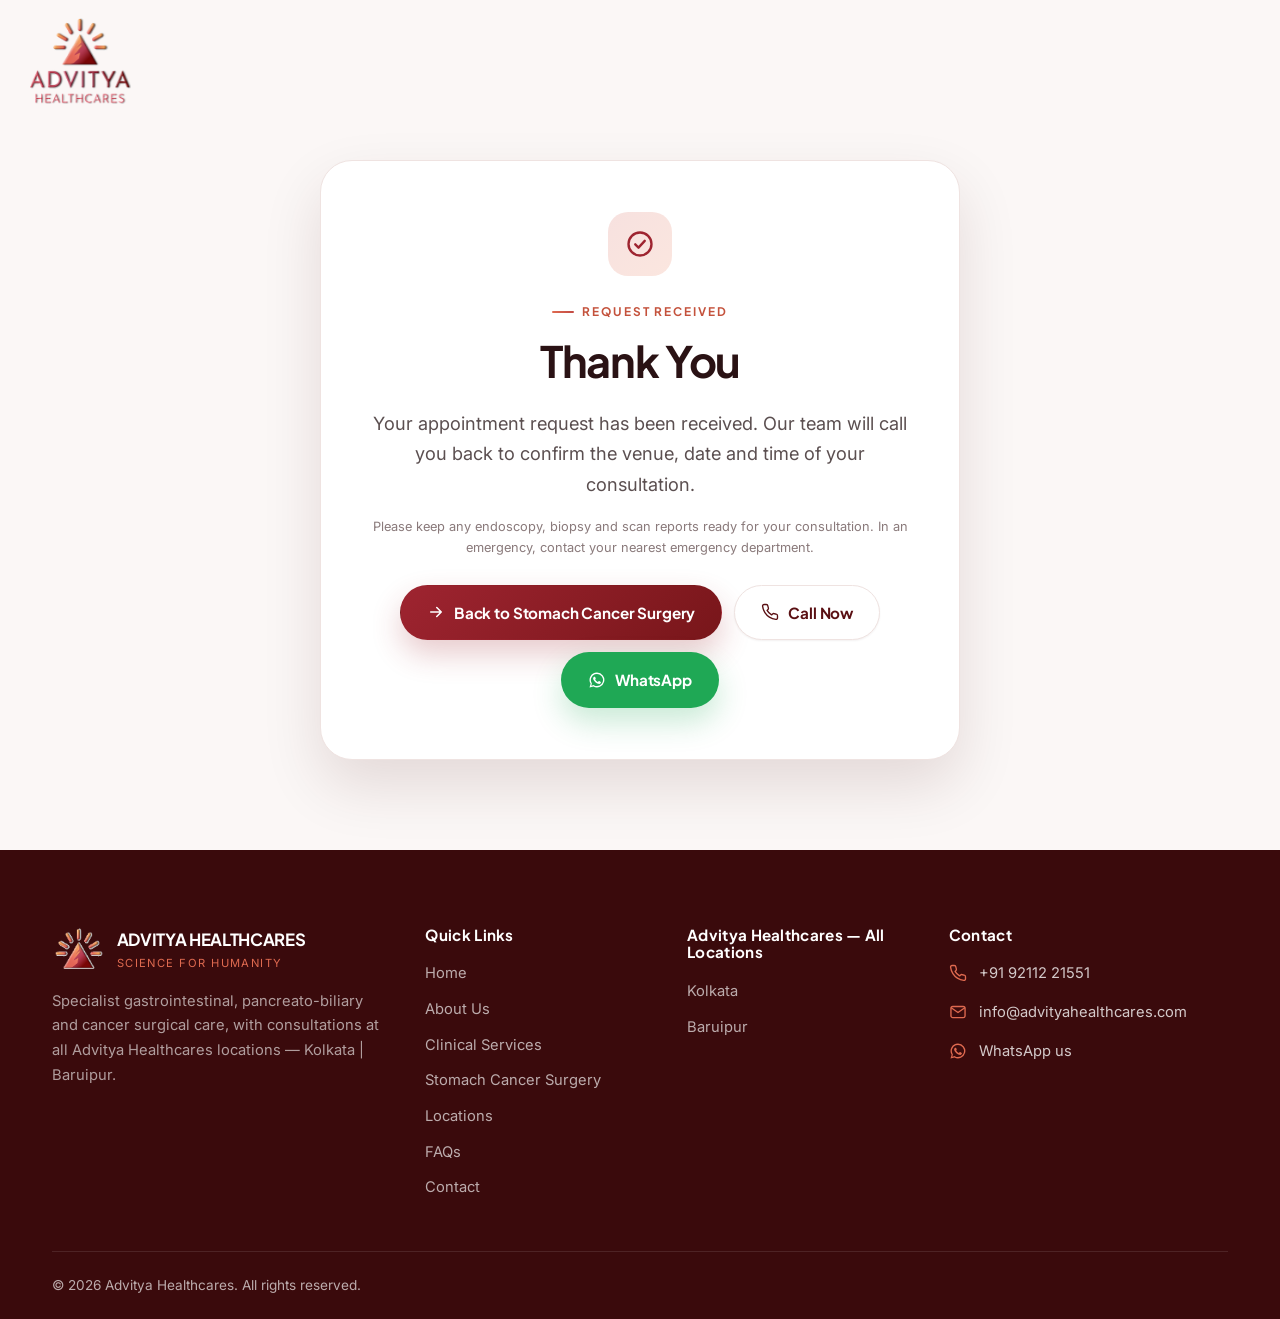
<file: thank-you.html>
<!DOCTYPE html>
<html lang="en">
<head>
<meta charset="utf-8">
<meta name="viewport" content="width=device-width, initial-scale=1, viewport-fit=cover">
<title>Thank You | Stomach Cancer Surgery | Advitya Healthcares</title>
<meta name="description" content="Your appointment request has been received. The Advitya Healthcares team will call you back to confirm the venue, date and time.">
<meta name="robots" content="noindex, follow">
<meta name="theme-color" content="#5A1013">
<link rel="icon" href="images/advitya_logo_nav.png" type="image/png">

<link rel="preconnect" href="https://fonts.googleapis.com">
<link rel="preconnect" href="https://fonts.gstatic.com" crossorigin>
<link href="https://fonts.googleapis.com/css2?family=Inter:wght@400;500;600;700&family=Plus+Jakarta+Sans:wght@600;700;800&display=swap" rel="stylesheet">
<link rel="stylesheet" href="css/style.css">
<script>document.documentElement.className+=" js";</script>
</head>

<body id="top">

<svg width="0" height="0" style="position:absolute" aria-hidden="true" focusable="false">
  <defs>
    <symbol id="i-phone" viewBox="0 0 24 24" fill="none" stroke="currentColor" stroke-width="1.8" stroke-linecap="round" stroke-linejoin="round"><path d="M22 16.9v3a2 2 0 0 1-2.2 2 19.8 19.8 0 0 1-8.6-3.1 19.5 19.5 0 0 1-6-6A19.8 19.8 0 0 1 2.1 4.2 2 2 0 0 1 4.1 2h3a2 2 0 0 1 2 1.7c.1 1 .4 1.9.7 2.8a2 2 0 0 1-.5 2.1L8.1 9.9a16 16 0 0 0 6 6l1.3-1.2a2 2 0 0 1 2.1-.5c.9.3 1.8.6 2.8.7a2 2 0 0 1 1.7 2Z"/></symbol>
    <symbol id="i-calendar" viewBox="0 0 24 24" fill="none" stroke="currentColor" stroke-width="1.8" stroke-linecap="round" stroke-linejoin="round"><rect x="3" y="4.5" width="18" height="17" rx="2.5"/><path d="M3 9.5h18M8 2.5v4M16 2.5v4M8.5 14h2M14 14h2M8.5 17.5h2M14 17.5h2"/></symbol>
    <symbol id="i-wa" viewBox="0 0 24 24" fill="currentColor"><path d="M12 2a9.9 9.9 0 0 0-8.5 15L2 22l5.2-1.4A9.9 9.9 0 1 0 12 2Zm0 18.1a8.1 8.1 0 0 1-4.2-1.2l-.3-.2-3.1.8.8-3-.2-.3A8.1 8.1 0 1 1 12 20.1Zm4.6-5.9c-.3-.1-1.5-.8-1.7-.9s-.4-.1-.6.1-.7.9-.8 1-.3.2-.5.1a6.6 6.6 0 0 1-3.3-2.9c-.2-.4.2-.4.6-1.2a.5.5 0 0 0 0-.5c0-.1-.6-1.4-.8-1.9s-.4-.4-.6-.4h-.5a1 1 0 0 0-.7.3 2.9 2.9 0 0 0-.9 2.2 5.1 5.1 0 0 0 1.1 2.7 11.5 11.5 0 0 0 4.4 3.9c1.6.6 2.2.7 3 .6a2.6 2.6 0 0 0 1.7-1.2 2.1 2.1 0 0 0 .1-1.2c0-.1-.2-.2-.5-.3Z"/></symbol>
    <symbol id="i-check" viewBox="0 0 24 24" fill="none" stroke="currentColor" stroke-width="1.9" stroke-linecap="round" stroke-linejoin="round"><circle cx="12" cy="12" r="9.2"/><path d="m8.2 12.3 2.6 2.6 5-5.4"/></symbol>
    <symbol id="i-mail" viewBox="0 0 24 24" fill="none" stroke="currentColor" stroke-width="1.8" stroke-linecap="round" stroke-linejoin="round"><rect x="2.6" y="4.6" width="18.8" height="14.8" rx="2.5"/><path d="m3.4 6.6 8.6 6 8.6-6"/></symbol>
    <symbol id="i-user" viewBox="0 0 24 24" fill="none" stroke="currentColor" stroke-width="1.8" stroke-linecap="round" stroke-linejoin="round"><path d="M20 21v-2a4 4 0 0 0-4-4H8a4 4 0 0 0-4 4v2"/><circle cx="12" cy="7.5" r="4"/></symbol>
    <symbol id="i-pin" viewBox="0 0 24 24" fill="none" stroke="currentColor" stroke-width="1.8" stroke-linecap="round" stroke-linejoin="round"><path d="M20 10.2c0 5.4-8 11.6-8 11.6s-8-6.2-8-11.6a8 8 0 0 1 16 0Z"/><circle cx="12" cy="10" r="2.8"/></symbol>
    <symbol id="i-arrow" viewBox="0 0 24 24" fill="none" stroke="currentColor" stroke-width="2.1" stroke-linecap="round" stroke-linejoin="round"><path d="M5 12h14M13 6l6 6-6 6"/></symbol>
  </defs>
</svg>

<a class="sr-only" href="#main">Skip to main content</a>

<a class="brandmark brandmark--stacked" id="brandmark" href="index.html" aria-label="Advitya Healthcares - Stomach Cancer Surgery">
  <img src="images/advitya_logo_nav.png" alt="Advitya Healthcares logo">
</a>

<main id="main">
  <section class="section section--tint thanks" aria-labelledby="thanks-title">
    <div class="wrap">
      <div class="thanks__card">
        <div class="icon-tile"><svg><use href="#i-check"/></svg></div>
        <span class="eyebrow">Request received</span>
        <h1 id="thanks-title">Thank You</h1>
        <p class="lead">Your appointment request has been received. Our team will call you back to confirm the venue, date and time of your consultation.</p>
        <ul class="thanks__meta" id="thanks-meta" hidden>
          <li id="thanks-name"><svg><use href="#i-user"/></svg><span><b>Name:</b> <span data-k="name"></span></span></li>
          <li id="thanks-phone"><svg><use href="#i-phone"/></svg><span><b>Phone:</b> +91 <span data-k="phone"></span></span></li>
          <li id="thanks-date"><svg><use href="#i-calendar"/></svg><span><b>Preferred date:</b> <span data-k="date"></span></span></li>
          <li id="thanks-loc"><svg><use href="#i-pin"/></svg><span><b>Preferred location:</b> <span data-k="location"></span></span></li>
        </ul>
        <p class="form-note">Please keep any endoscopy, biopsy and scan reports ready for your consultation. In an emergency, contact your nearest emergency department.</p>
        <div class="btn-row">
          <a class="btn btn--primary" href="index.html"><svg><use href="#i-arrow"/></svg>Back to Stomach Cancer Surgery</a>
          <a class="btn btn--ghost" href="tel:+919211221551"><svg><use href="#i-phone"/></svg>Call Now</a>
          <a class="btn btn--wa" href="https://wa.me/919211221551?text=Hello%2C%20I%20have%20just%20submitted%20an%20appointment%20request%20for%20stomach%20cancer%20surgery." target="_blank" rel="noopener"><svg><use href="#i-wa"/></svg>WhatsApp</a>
        </div>
      </div>
    </div>
  </section>
</main>

<footer class="footer">
  <div class="wrap">
    <div class="footer__grid">
      <div>
        <div class="footer__brand">
          <img src="images/advitya_logo_mark.png" alt="Advitya Healthcares logo" width="147" height="126" loading="lazy">
          <span><b>Advitya Healthcares</b><span>Science for Humanity</span></span>
        </div>
        <p>Specialist gastrointestinal, pancreato-biliary and cancer surgical care, with consultations at all Advitya Healthcares locations &mdash; Kolkata | Baruipur.</p>
      </div>

      <div>
        <h4>Quick Links</h4>
        <ul class="footer__links">
          <li><a href="https://www.advityahealthcares.com/">Home</a></li>
          <li><a href="https://www.advityahealthcares.com/about">About Us</a></li>
          <li><a href="https://www.advityahealthcares.com/clinical-services">Clinical Services</a></li>
          <li><a href="index.html">Stomach Cancer Surgery</a></li>
          <li><a href="index.html#locations">Locations</a></li>
          <li><a href="index.html#faqs">FAQs</a></li>
          <li><a href="index.html#book">Contact</a></li>
        </ul>
      </div>

      <div>
        <h4>Advitya Healthcares &mdash; All Locations</h4>
        <ul class="footer__links">
          <li><a href="index.html#locations">Kolkata</a></li>
          <li><a href="index.html#locations">Baruipur</a></li>
        </ul>
      </div>

      <div>
        <h4>Contact</h4>
        <ul class="footer__contact">
          <li><svg><use href="#i-phone"/></svg><a href="tel:+919211221551">+91 92112 21551</a></li>
          <li><svg><use href="#i-mail"/></svg><a href="mailto:info@advityahealthcares.com">info@advityahealthcares.com</a></li>
          <li><svg><use href="#i-wa"/></svg><a href="https://wa.me/919211221551" target="_blank" rel="noopener">WhatsApp us</a></li>
        </ul>
      </div>
    </div>

    <div class="footer__bottom">
      <span>&copy; <span id="year">2026</span> Advitya Healthcares. All rights reserved.</span>
    </div>
  </div>
</footer>

<script>
(function () {
  var year = document.getElementById('year');
  if (year) year.textContent = String(new Date().getFullYear());

  var brand = document.getElementById('brandmark');
  if (brand) {
    var sync = function () { brand.classList.toggle('is-compact', window.scrollY > 80); };
    window.addEventListener('scroll', sync, { passive: true });
    sync();
  }

  /* show the details that were submitted, if the form stored them */
  try {
    var raw = sessionStorage.getItem('adv-appt');
    if (raw) {
      var d = JSON.parse(raw);
      var list = document.getElementById('thanks-meta');
      var any = false;
      ['name', 'phone', 'date', 'location'].forEach(function (k) {
        var row = document.getElementById('thanks-' + k);
        var slot = row && row.querySelector('[data-k="' + k + '"]');
        if (!row || !slot) return;
        var v = d[k];
        if (k === 'date' && v) {
          var p = v.split('-');
          var dt = new Date(+p[0], +p[1] - 1, +p[2]);
          v = dt.toLocaleDateString('en-IN', { weekday: 'short', day: 'numeric', month: 'short', year: 'numeric' });
        }
        if (v) { slot.textContent = v; any = true; } else { row.hidden = true; }
      });
      if (list && any) list.hidden = false;
      sessionStorage.removeItem('adv-appt');
    }
  } catch (e) {}
})();
</script>
</body>
</html>
</file>
<file: css/style.css>
/* ==========================================================================
   Advitya Healthcares — Hernia Surgery
   Design system + page styles
   ========================================================================== */

/* ---------- 1. Tokens ---------- */
:root{
  --navy-900:#3A0A0C;
  --navy-800:#5A1013;
  --navy-700:#78161A;
  --navy-600:#8F2126;
  --blue-600:#9E2430;
  --blue-500:#C24A44;
  --blue-100:#F7E1DF;
  --blue-050:#FDF5F3;
  --teal-600:#C4523C;
  --teal-500:#DF6A50;
  --teal-100:#FBE6DF;
  --amber-700:#B25E09;
  --amber-050:#FFF7EC;
  --ink:#2A1214;
  --body:#5B4F50;
  --muted:#8A7A7B;
  --line:#EFE3E1;
  --line-soft:#F6EEEC;
  --surface:#FFFFFF;
  --surface-2:#FBF7F6;
  --surface-3:#F5EDEB;

  --radius-xs:10px;
  --radius-sm:14px;
  --radius:18px;
  --radius-lg:24px;
  --radius-xl:32px;

  --shadow-xs:0 1px 2px rgba(58,10,12,.06);
  --shadow-sm:0 4px 14px rgba(58,10,12,.06);
  --shadow:0 12px 30px rgba(58,10,12,.08);
  --shadow-lg:0 26px 60px rgba(58,10,12,.12);
  --shadow-blue:0 14px 30px rgba(158,36,48,.24);

  --font-head:'Plus Jakarta Sans','Segoe UI',system-ui,-apple-system,sans-serif;
  --font-body:'Inter','Segoe UI',system-ui,-apple-system,sans-serif;

  --header-h:0px;
  --wrap:1240px;
  --gutter:clamp(18px,4vw,32px);
  --section-y:clamp(54px,5.8vw,90px);
}

/* ---------- 2. Reset / base ---------- */
*,*::before,*::after{box-sizing:border-box}
html{
  -webkit-text-size-adjust:100%;scroll-behavior:smooth;
  scroll-padding-top:calc(var(--header-h) + 14px);
  width:100%;overflow-x:hidden;
}
body{
  margin:0;
  width:100%;
  font-family:var(--font-body);
  font-size:clamp(1rem,1.05vw,1.0625rem);
  line-height:1.68;
  color:var(--body);
  background:var(--surface);
  -webkit-font-smoothing:antialiased;
  overflow-x:hidden;
}
img,svg{max-width:100%;display:block}
img{height:auto}
iframe,video,embed,object{max-width:100%}
/* grid/flex children must be allowed to shrink below their content width */
.wrap > *,.phero__grid > *,.about-band__grid > *,.grid-2 > *,.grid-3 > *,
.tstrip > *,.split > *,.loc-layout > *,.footer__grid > *{min-width:0}
a{color:inherit;text-decoration:none}
button,input,select,textarea{font:inherit;color:inherit}
h1,h2,h3,h4{font-family:var(--font-head);color:var(--ink);margin:0 0 .5em;line-height:1.16;letter-spacing:-.02em;font-weight:700}
h1{font-size:clamp(2.15rem,4.4vw,3.85rem);letter-spacing:-.032em}
h2{font-size:clamp(1.78rem,3vw,2.7rem)}
h3{font-size:clamp(1.15rem,1.5vw,1.4rem);letter-spacing:-.015em}
p{margin:0 0 1rem}
ul{margin:0;padding:0;list-style:none}
:focus-visible{outline:3px solid var(--blue-500);outline-offset:3px;border-radius:6px}
::selection{background:var(--blue-100);color:var(--navy-800)}
.sr-only{position:absolute;width:1px;height:1px;padding:0;margin:-1px;overflow:hidden;clip:rect(0 0 0 0);white-space:nowrap;border:0}

/* ---------- 3. Layout primitives ---------- */
.wrap{width:100%;max-width:var(--wrap);margin-inline:auto;padding-inline:var(--gutter)}
.section{padding-block:var(--section-y)}
.section--tint{background:var(--surface-2)}
.section--soft{background:linear-gradient(180deg,#FFF 0%,var(--surface-2) 100%)}
.sec-head{max-width:760px;margin-bottom:clamp(30px,4vw,52px)}
.sec-head--center{margin-inline:auto;text-align:center}
.eyebrow{
  display:inline-flex;align-items:center;gap:8px;
  font-family:var(--font-head);font-size:.74rem;font-weight:700;
  letter-spacing:.16em;text-transform:uppercase;color:var(--teal-600);
  margin-bottom:14px;
}
.eyebrow::before{content:"";width:22px;height:2px;background:linear-gradient(90deg,var(--teal-500),var(--blue-500));border-radius:2px}
.sec-head--center .eyebrow::before{display:none}
.sec-sub{font-size:clamp(1rem,1.5vw,1.09rem);color:var(--muted);margin:0}
.lead{font-size:clamp(1.02rem,1.6vw,1.14rem);color:var(--body)}

/* ---------- 4. Buttons ---------- */
.btn{
  --btn-bg:var(--blue-600);--btn-fg:#fff;
  display:inline-flex;align-items:center;justify-content:center;gap:9px;
  font-family:var(--font-head);font-weight:700;font-size:.95rem;letter-spacing:-.01em;
  padding:14px 26px;border-radius:999px;border:1.5px solid transparent;
  background:var(--btn-bg);color:var(--btn-fg);cursor:pointer;
  transition:transform .22s cubic-bezier(.2,.7,.3,1),box-shadow .22s,background .22s,color .22s,border-color .22s;
  white-space:nowrap;
}
.btn svg{width:18px;height:18px;flex:none}
.btn:hover{transform:translateY(-2px)}
.btn:active{transform:translateY(0)}
.btn--primary{background:linear-gradient(135deg,var(--blue-600),var(--navy-700));box-shadow:var(--shadow-blue)}
.btn--primary:hover{box-shadow:0 18px 38px rgba(158,36,48,.32)}
.btn--ghost{background:#fff;color:var(--navy-800);border-color:var(--line);box-shadow:var(--shadow-xs)}
.btn--ghost:hover{border-color:var(--blue-500);color:var(--blue-600);box-shadow:var(--shadow-sm)}
.btn--teal{background:linear-gradient(135deg,var(--teal-500),var(--teal-600));box-shadow:0 14px 30px rgba(196,82,60,.26)}
.btn--wa{background:#1FA855;box-shadow:0 14px 30px rgba(31,168,85,.24)}
.btn--outline-light{background:transparent;color:#fff;border-color:rgba(255,255,255,.42)}
.btn--outline-light:hover{background:rgba(255,255,255,.12);border-color:#fff}
.btn--white{background:#fff;color:var(--navy-800);box-shadow:var(--shadow)}
.btn--sm{padding:11px 20px;font-size:.875rem}
.btn--lg{padding:16px 32px;font-size:1rem}
.btn--block{width:100%}
.btn-row{display:flex;flex-wrap:wrap;gap:12px}

/* ---------- 6b. Specialist profile band + booking widget ---------- */
.phero{
  position:relative;color:#fff;
  padding-top:clamp(92px,7.5vw,108px);
  padding-bottom:34px;
  background:linear-gradient(103deg,#480D10 0%,#6A1418 32%,#8A2320 58%,#5A1013 80%,#360A0C 100%);
}
.phero::before{
  content:"";position:absolute;inset:0;pointer-events:none;opacity:.55;
  background:repeating-radial-gradient(circle at 74% 8%,rgba(255,255,255,.16) 0 1px,transparent 1px 30px);
  -webkit-mask-image:radial-gradient(60% 90% at 78% 10%,#000,transparent 72%);
  mask-image:radial-gradient(60% 90% at 78% 10%,#000,transparent 72%);
}
.phero::after{
  content:"";position:absolute;inset:0;pointer-events:none;opacity:.4;
  background:repeating-radial-gradient(circle at 18% 118%,rgba(255,255,255,.12) 0 1px,transparent 1px 38px);
  -webkit-mask-image:radial-gradient(55% 80% at 22% 110%,#000,transparent 70%);
  mask-image:radial-gradient(55% 80% at 22% 110%,#000,transparent 70%);
}
.phero .wrap{max-width:1700px}
.phero__grid{position:relative;z-index:2;display:grid;grid-template-columns:300px minmax(0,1fr) 500px;gap:44px;align-items:start}

.phero__photo{width:300px;height:424px;border-radius:12px;overflow:hidden;background:#6E1418;box-shadow:0 16px 34px rgba(30,6,8,.32)}
.phero__photo img{width:100%;height:100%;object-fit:cover;object-position:50% 50%}

.phero__reg{font-size:.83rem;color:rgba(255,255,255,.78);margin:0 0 10px;letter-spacing:.01em}
.phero__nameline{display:flex;align-items:center;gap:16px;margin-bottom:14px}
.phero h1{color:#fff;font-size:clamp(1.9rem,2.5vw,2.2rem);font-weight:700;margin:0;letter-spacing:-.02em}
.phero__share{
  width:30px;height:30px;flex:none;border:0;background:none;cursor:pointer;color:rgba(255,255,255,.9);
  display:grid;place-items:center;border-radius:50%;transition:background .2s;
}
.phero__share:hover{background:rgba(255,255,255,.14)}
.phero__share svg{width:19px;height:19px}
.facts{display:grid;gap:9px;margin:0 0 18px;max-width:760px}
.facts li{font-size:.95rem;color:rgba(255,255,255,.94);line-height:1.5}
.facts b{font-weight:600}
.phero__rule{height:1px;background:rgba(255,255,255,.28);max-width:920px;margin:0}
.phero__line{display:flex;align-items:center;gap:12px;padding:13px 0;font-size:.93rem;color:#fff;margin:0}
.phero__line > svg{width:17px;height:17px;color:#fff;opacity:.9;flex:none}
.phero__line span{display:inline-flex;align-items:center;gap:9px}
.phero__line span::before{content:"";width:5px;height:5px;border-radius:50%;background:#fff;opacity:.85}
.phero__pill{
  display:inline-flex;align-items:center;gap:12px;margin-top:16px;padding:0;
  font-family:var(--font-body);font-weight:500;font-size:.98rem;color:#fff;
}
.phero__pill i{
  width:34px;height:34px;border-radius:50%;border:1.5px solid rgba(255,255,255,.85);
  display:grid;place-items:center;flex:none;transition:background .2s;
}
.phero__pill i svg{width:16px;height:16px;color:#fff}
.phero__pill:hover i{background:rgba(255,255,255,.18)}

/* booking widget */
.widget{
  position:absolute;top:0;right:0;width:500px;z-index:3;
  background:#fff;border:1px solid #EFE1DF;border-radius:8px;
  box-shadow:0 18px 44px rgba(30,6,8,.22);overflow:hidden;
}
.widget__head{padding:19px 26px;background:#FBF5F4;border-bottom:1px solid #EFE1DF}
.widget__head h2{margin:0;font-size:1.14rem;font-weight:700;color:var(--ink);letter-spacing:-.01em}
.widget__body{padding:20px 26px 22px}
.widget__label{display:block;font-family:var(--font-head);font-weight:700;font-size:1rem;color:var(--ink);margin:0 0 12px}
.radios{display:grid;gap:12px;margin-bottom:20px}
.radio{display:flex;gap:11px;align-items:flex-start;cursor:pointer;font-size:.94rem;color:var(--body)}
.radio input{
  appearance:none;-webkit-appearance:none;width:17px;height:17px;border-radius:50%;flex:none;margin:2px 0 0;
  border:1.6px solid #D3BDBB;background:#fff;transition:border-color .2s,box-shadow .2s;
}
.radio input:checked{border-color:var(--blue-600);box-shadow:inset 0 0 0 3.5px var(--blue-600)}
.radio input:focus-visible{outline:3px solid var(--blue-500);outline-offset:2px}
.radio span{line-height:1.45}
.radio span b{display:block;font-family:var(--font-body);font-weight:600;color:var(--navy-800);font-size:.94rem}
.radio span small{color:var(--muted);font-size:.81rem}
.radio input:checked ~ span b{color:var(--blue-600)}

.picker{display:flex;align-items:center;gap:6px;margin-bottom:20px}
.picker__btn{
  width:26px;height:40px;flex:none;border:0;background:none;cursor:pointer;color:#A5908F;
  display:grid;place-items:center;transition:color .2s;
}
.picker__btn:hover:not(:disabled){color:var(--blue-600)}
.picker__btn:disabled{opacity:.35;cursor:default}
.picker__btn svg{width:17px;height:17px}
.picker__btn--prev svg{transform:rotate(180deg)}
.picker__track{display:flex;gap:9px;overflow-x:auto;scroll-behavior:smooth;scrollbar-width:none;padding:2px 0}
.picker__track::-webkit-scrollbar{display:none}
.slot{
  flex:none;width:66px;border:1px solid #EFE1DF;background:#fff;border-radius:8px;
  padding:9px 4px;cursor:pointer;text-align:center;font-family:var(--font-body);
  transition:border-color .2s,background .2s,color .2s;
}
.slot:hover{border-color:var(--blue-500)}
.slot small{display:block;font-size:.78rem;font-weight:500;color:#93807F;line-height:1.3}
.slot b{display:block;font-size:1.06rem;font-weight:700;color:var(--ink);line-height:1.3}
.slot[aria-pressed="true"]{background:#9E2430;border-color:#9E2430}
.slot[aria-pressed="true"] small{color:rgba(255,255,255,.86)}
.slot[aria-pressed="true"] b{color:#fff}
.slot--time{width:70px;padding:8px 4px}
.slot--time b{font-size:.98rem}
.slot--time small{font-size:.8rem}
.widget__note{margin:0;font-size:.74rem;color:#A5908F;line-height:1.5}
.widget__actions{display:grid;grid-template-columns:1fr 1fr}
.widget__actions a,.widget__actions button{
  display:flex;align-items:center;justify-content:center;gap:9px;padding:17px 12px;border:0;cursor:pointer;
  font-family:var(--font-head);font-weight:700;font-size:.98rem;transition:filter .2s,background .2s,color .2s;
}
.widget__actions svg{width:17px;height:17px}
.widget__book{background:linear-gradient(135deg,#DF6A50,#9E2430);color:#fff}
.widget__book:hover{filter:brightness(1.05)}
.widget__book svg{width:15px;height:15px}
.widget__call{background:#fff;color:var(--navy-700);border-left:1px solid #EFE1DF}
.widget__call:hover{color:var(--blue-600);background:#FDF5F3}

/* about band under the profile band, clear of the overlapping widget */
.about-band{padding-block:clamp(40px,4.4vw,62px) clamp(40px,4.6vw,66px)}
.about-band .wrap{max-width:1700px}
.about-band__grid{display:grid;grid-template-columns:minmax(0,1fr) 546px;gap:46px;align-items:start}
.about h2{font-family:var(--font-head);font-size:clamp(1.6rem,2.4vw,2.1rem);font-weight:400;color:var(--ink);margin:0 0 24px;letter-spacing:-.01em}
.about h2 em{font-style:normal;font-weight:800}
.about p{color:var(--body);font-size:1rem;line-height:1.72;max-width:74ch}
.about a.inline{color:var(--blue-600);text-decoration:underline;text-underline-offset:3px;text-decoration-thickness:1px}
.about__more{max-height:0;overflow:hidden;transition:max-height .4s ease}
.about__more.is-open{max-height:1400px}
.about__actions{display:flex;flex-wrap:wrap;align-items:center;gap:22px;margin-top:22px}
.about__toggle{
  border:0;background:none;cursor:pointer;display:inline-flex;align-items:center;gap:8px;
  font-family:var(--font-head);font-weight:700;font-size:.98rem;color:var(--blue-600);padding:0;
}
.about__toggle svg{width:15px;height:15px;transform:rotate(0);transition:transform .3s}
.about__toggle[aria-expanded="true"] svg{transform:rotate(180deg)}
.about__ask{
  display:inline-flex;align-items:center;gap:10px;background:var(--navy-700);color:#fff;
  border-radius:999px;padding:15px 28px;font-family:var(--font-head);font-weight:700;font-size:.98rem;
  transition:background .22s,transform .22s;
}
.about__ask:hover{background:var(--navy-800);transform:translateY(-2px)}
.about__ask svg{width:15px;height:15px}

/* ---------- 7. Trust bar ---------- */
.trustbar__grid{display:grid;grid-template-columns:repeat(4,1fr);gap:clamp(14px,1.6vw,22px)}
.tcard{
  background:#fff;border:1px solid var(--line);border-radius:var(--radius-lg);
  padding:clamp(20px,2.2vw,28px);box-shadow:var(--shadow);
  transition:transform .28s cubic-bezier(.2,.7,.3,1),box-shadow .28s,border-color .28s;
}
.tcard:hover{transform:translateY(-5px);box-shadow:var(--shadow-lg);border-color:var(--blue-100)}
.tcard h3{margin-bottom:.35em;font-size:1.02rem}
.tcard p{margin:0;font-size:.92rem;color:var(--muted);line-height:1.6}
.icon-tile{
  width:50px;height:50px;border-radius:15px;display:grid;place-items:center;margin-bottom:16px;
  background:linear-gradient(140deg,var(--blue-100),var(--teal-100));color:var(--blue-600);
}
.icon-tile svg{width:24px;height:24px}
.icon-tile--teal{background:linear-gradient(140deg,var(--teal-100),#FBEDE4);color:var(--teal-600)}

/* ---------- 7b. Profile band + appointment card (Apollo-style) ---------- */
.profile-band{padding-block:clamp(30px,4vw,56px) clamp(48px,6vw,86px);background:linear-gradient(180deg,#FEF9F8 0%,var(--surface-2) 100%)}
.profile{display:grid;grid-template-columns:1.22fr .88fr;gap:clamp(20px,2.4vw,30px);align-items:start}
.pcard{
  background:#fff;border:1px solid var(--line);border-radius:var(--radius-lg);
  padding:clamp(24px,2.8vw,34px);box-shadow:var(--shadow-sm);
}
.pcard__head{padding-bottom:20px;border-bottom:1px solid var(--line-soft);margin-bottom:24px}
.pcard h2{font-size:clamp(1.42rem,2.2vw,1.86rem);margin-bottom:.25em}
.pcard__org{font-family:var(--font-head);font-weight:700;color:var(--blue-600);font-size:1.02rem;margin:0 0 4px}
.pcard__sub{margin:0;color:var(--muted);font-size:.96rem}
.pmeta{display:grid;grid-template-columns:repeat(2,1fr);gap:clamp(16px,1.8vw,22px)}
.pmeta__item{display:flex;gap:14px;align-items:flex-start;padding-left:16px;border-left:3px solid var(--teal-100)}
.pmeta__item:hover{border-left-color:var(--teal-500)}
.pmeta__item svg{width:20px;height:20px;color:var(--blue-600);flex:none;margin-top:4px}
.pmeta__label{display:block;font-family:var(--font-head);font-size:.7rem;font-weight:800;letter-spacing:.14em;text-transform:uppercase;color:var(--muted)}
.pmeta__value{font-family:var(--font-head);font-weight:700;color:var(--navy-800);font-size:.98rem;line-height:1.42}
.pchips{display:flex;flex-wrap:wrap;gap:8px;margin-top:24px;padding-top:22px;border-top:1px solid var(--line-soft)}
.pchips__label{width:100%;font-family:var(--font-head);font-size:.7rem;font-weight:800;letter-spacing:.14em;text-transform:uppercase;color:var(--muted);margin-bottom:2px}
.pnote{display:flex;gap:12px;align-items:flex-start;margin-top:24px;padding-top:20px;border-top:1px solid var(--line-soft);font-size:.9rem;color:var(--muted)}
.pnote svg{width:18px;height:18px;color:var(--blue-600);flex:none;margin-top:3px}

.bookcard{
  position:sticky;top:calc(var(--header-h) + 18px);
  background:#fff;border:1px solid var(--line);border-radius:var(--radius-lg);
  box-shadow:var(--shadow-lg);overflow:hidden;
}
.bookcard__head{
  padding:clamp(20px,2.2vw,26px);color:rgba(255,255,255,.82);
  background:radial-gradient(380px 240px at 12% 0%,rgba(223,106,80,.42),transparent 60%),linear-gradient(145deg,#05192C 0%,var(--navy-800) 55%,#0B3358 100%);
  border-bottom:3px solid var(--teal-500);
}
.bookcard__head h2{color:#fff;font-size:clamp(1.24rem,1.9vw,1.5rem);margin-bottom:.3em}
.bookcard__head p{margin:0;font-size:.92rem;color:rgba(255,255,255,.76)}
.bookcard__body{padding:clamp(20px,2.2vw,26px)}
.bookcard .form-grid{gap:14px}
.bookcard .form-actions{margin-top:18px;gap:10px}
.bookcard .btn{width:100%}
.bookcard__alt{display:grid;grid-template-columns:1fr 1fr;gap:10px}
.bookcard__alt .btn{padding:12px 16px;font-size:.88rem}

.bookcard--static{position:static;box-shadow:var(--shadow)}
.bookcard__head h3{color:#fff;font-size:clamp(1.2rem,1.8vw,1.42rem);margin-bottom:.3em}
.pcard__head h3{font-size:clamp(1.24rem,1.9vw,1.5rem);margin-bottom:.25em}

/* ---------- 13b. Patient experience strip ---------- */
.tstrip{display:grid;grid-template-columns:repeat(4,1fr);gap:clamp(14px,1.8vw,22px)}
.tstrip__item{
  background:#fff;border:1px solid var(--line);border-radius:var(--radius);
  padding:clamp(20px,2.2vw,28px);border-top:3px solid var(--teal-500);
  transition:transform .28s cubic-bezier(.2,.7,.3,1),box-shadow .28s;
}
.tstrip__item:hover{transform:translateY(-4px);box-shadow:var(--shadow)}
.tstrip__item h3{font-size:1.06rem;margin-bottom:.35em}
.tstrip__item p{margin:0;font-size:.92rem;color:var(--muted)}

/* ---------- 8. Symptom cards ---------- */
.grid-3{display:grid;grid-template-columns:repeat(3,1fr);gap:clamp(16px,2vw,24px)}
.grid-2{display:grid;grid-template-columns:repeat(2,1fr);gap:clamp(18px,2.4vw,28px)}
.scard{
  position:relative;background:#fff;border:1px solid var(--line);border-radius:var(--radius-lg);
  padding:clamp(22px,2.4vw,30px);overflow:hidden;
  transition:transform .28s cubic-bezier(.2,.7,.3,1),box-shadow .28s,border-color .28s;
}
.scard::before{
  content:"";position:absolute;left:0;top:0;bottom:0;width:3px;border-radius:3px;
  background:linear-gradient(180deg,var(--blue-500),var(--teal-500));
  transform:scaleY(0);transform-origin:top;transition:transform .3s ease;
}
.scard:hover{transform:translateY(-5px);box-shadow:var(--shadow);border-color:var(--blue-100)}
.scard:hover::before{transform:scaleY(1)}
.scard h3{margin-bottom:.4em}
.scard p{margin:0;font-size:.94rem;color:var(--muted)}

.alert{
  display:flex;gap:20px;align-items:flex-start;margin-top:clamp(20px,2.6vw,30px);
  background:var(--amber-050);border:1px solid #F6DFC0;border-left:5px solid var(--amber-700);
  border-radius:var(--radius);padding:clamp(20px,2.4vw,28px);
}
.alert__icon{width:46px;height:46px;border-radius:14px;background:#fff;display:grid;place-items:center;color:var(--amber-700);flex:none;box-shadow:var(--shadow-xs)}
.alert__icon svg{width:24px;height:24px}
.alert h3{color:#8A4708;margin-bottom:.3em}
.alert p{margin:0 0 14px;color:#7A4B18;font-size:.96rem}
.alert .btn{--btn-bg:var(--amber-700)}

/* ---------- 9. Types of hernia ---------- */
.type-card{
  display:flex;flex-direction:column;background:#fff;border:1px solid var(--line);
  border-radius:var(--radius-lg);padding:clamp(22px,2.4vw,28px);height:100%;
  transition:transform .28s cubic-bezier(.2,.7,.3,1),box-shadow .28s,border-color .28s;
}
.type-card:hover{transform:translateY(-6px);box-shadow:var(--shadow-lg);border-color:transparent}
.type-card__art{
  width:88px;height:88px;border-radius:22px;margin-bottom:18px;display:grid;place-items:center;
  background:linear-gradient(140deg,var(--blue-050),var(--teal-100));
}
.type-card__art svg{width:auto;height:64px}
.type-card p{font-size:.93rem;color:var(--muted);margin-bottom:18px}
.type-card__link{
  margin-top:auto;display:inline-flex;align-items:center;gap:7px;
  font-family:var(--font-head);font-weight:700;font-size:.87rem;color:var(--blue-600);
}
.type-card__link svg{width:15px;height:15px;transition:transform .25s}
.type-card:hover .type-card__link svg{transform:translateX(4px)}
.type-note{margin-top:26px;text-align:center;font-size:.92rem;color:var(--muted)}

/* ---------- 10. What is a hernia ---------- */
.split{display:grid;grid-template-columns:.95fr 1.05fr;gap:clamp(30px,5vw,64px);align-items:center}
.anatomy{
  margin:0;background:linear-gradient(160deg,#F4F9FF,#E9F6F4);border:1px solid var(--line);
  border-radius:var(--radius-xl);padding:clamp(20px,3vw,34px);box-shadow:var(--shadow-sm);
}
.anatomy figcaption{margin-top:14px;font-size:.82rem;color:var(--muted);text-align:center}
.note{
  display:flex;gap:14px;align-items:flex-start;margin-top:26px;background:var(--blue-050);
  border:1px solid var(--blue-100);border-radius:var(--radius);padding:18px 20px;
}
.note svg{width:20px;height:20px;color:var(--blue-600);flex:none;margin-top:2px}
.note p{margin:0;font-size:.9rem;color:var(--navy-700)}
.factlist{display:grid;gap:12px;margin:24px 0 0}
.factlist li{display:flex;gap:12px;align-items:flex-start;font-size:.96rem}
.factlist svg{width:20px;height:20px;color:var(--teal-600);flex:none;margin-top:3px}

/* ---------- 11. Why choose (dark) ---------- */
.why{
  position:relative;color:rgba(255,255,255,.78);overflow:hidden;
  background:
    radial-gradient(760px 420px at 82% 6%,rgba(223,106,80,.28),transparent 62%),
    radial-gradient(680px 420px at 6% 92%,rgba(158,36,48,.30),transparent 62%),
    linear-gradient(150deg,var(--navy-900),var(--navy-800) 60%,#7A1B1C);
}
.why::after{
  content:"";position:absolute;inset:0;opacity:.35;pointer-events:none;
  background-image:linear-gradient(rgba(255,255,255,.05) 1px,transparent 1px),linear-gradient(90deg,rgba(255,255,255,.05) 1px,transparent 1px);
  background-size:64px 64px;
  -webkit-mask-image:radial-gradient(70% 60% at 50% 40%,#000,transparent 78%);
  mask-image:radial-gradient(70% 60% at 50% 40%,#000,transparent 78%);
}
.why > *{position:relative;z-index:1}
.why h2{color:#fff}
.why .eyebrow{color:#F6C3B0}
.why .sec-sub{color:rgba(255,255,255,.72);font-family:var(--font-head);font-weight:600}
.wcard{
  background:rgba(255,255,255,.055);border:1px solid rgba(255,255,255,.13);
  border-radius:var(--radius-lg);padding:clamp(22px,2.4vw,30px);
  transition:transform .3s cubic-bezier(.2,.7,.3,1),background .3s,border-color .3s;
}
.wcard:hover{transform:translateY(-6px);background:rgba(255,255,255,.1);border-color:rgba(223,106,80,.5)}
.wcard h3{color:#fff;margin-bottom:.4em}
.wcard p{margin:0;font-size:.93rem;color:rgba(255,255,255,.72)}
.wcard .icon-tile{background:linear-gradient(140deg,rgba(223,106,80,.28),rgba(194,74,68,.24));color:#F3B39C}
.counters{
  display:grid;grid-template-columns:repeat(4,1fr);gap:18px;margin-top:clamp(30px,4vw,52px);
  padding-top:clamp(28px,3.4vw,42px);border-top:1px solid rgba(255,255,255,.14);
}
.counter b{display:block;font-family:var(--font-head);font-size:clamp(1.9rem,3.6vw,2.7rem);font-weight:800;color:#fff;letter-spacing:-.03em;line-height:1.1}
.counter span{font-size:.86rem;color:rgba(255,255,255,.66)}

/* ---------- 12. Surgical options ---------- */
.ocard{
  position:relative;background:#fff;border:1px solid var(--line);border-radius:var(--radius-xl);
  padding:clamp(26px,3vw,38px);box-shadow:var(--shadow-sm);overflow:hidden;
  transition:transform .3s cubic-bezier(.2,.7,.3,1),box-shadow .3s;
}
.ocard:hover{transform:translateY(-5px);box-shadow:var(--shadow-lg)}
.ocard__top{position:absolute;inset:0 0 auto;height:5px;background:linear-gradient(90deg,var(--blue-600),var(--teal-500))}
.ocard__tag{display:inline-block;font-family:var(--font-head);font-size:.7rem;font-weight:800;letter-spacing:.14em;text-transform:uppercase;color:var(--teal-600);background:var(--teal-100);padding:6px 12px;border-radius:999px;margin-bottom:16px}
.ocard h3{font-size:clamp(1.28rem,2.1vw,1.6rem);margin-bottom:.45em}
.ocard p{font-size:.98rem}
.ocard ul{display:grid;gap:10px;margin-top:18px;padding-top:18px;border-top:1px solid var(--line-soft)}
.ocard li{display:flex;gap:11px;align-items:flex-start;font-size:.92rem;color:var(--muted)}
.ocard li svg{width:18px;height:18px;color:var(--blue-600);flex:none;margin-top:3px}
.decide{
  display:flex;flex-wrap:wrap;align-items:center;justify-content:center;gap:14px;text-align:center;
  margin-top:clamp(20px,2.6vw,30px);background:linear-gradient(120deg,var(--navy-800),var(--navy-600));
  color:#fff;border-radius:var(--radius);padding:22px 28px;
}
.decide svg{width:24px;height:24px;color:#F3B39C;flex:none}
.decide p{margin:0;font-family:var(--font-head);font-weight:600;font-size:clamp(1rem,1.7vw,1.14rem)}

/* ---------- 13. Journey timeline ---------- */
.timeline{position:relative;list-style:none;display:grid;grid-template-columns:repeat(6,1fr);gap:clamp(12px,1.4vw,20px);margin-top:clamp(26px,3vw,40px)}
.timeline::before{
  content:"";position:absolute;left:8%;right:8%;top:30px;height:2px;border-radius:2px;
  background:linear-gradient(90deg,var(--blue-100),var(--blue-500),var(--teal-500));
}
.step{position:relative;text-align:center}
.step__num{
  position:relative;z-index:2;width:60px;height:60px;margin:0 auto 18px;border-radius:50%;
  display:grid;place-items:center;background:#fff;border:2px solid var(--blue-100);
  font-family:var(--font-head);font-weight:800;font-size:1.02rem;color:var(--blue-600);
  box-shadow:var(--shadow-sm);transition:transform .3s,border-color .3s,background .3s,color .3s;
}
.step:hover .step__num{transform:translateY(-4px) scale(1.05);background:linear-gradient(140deg,var(--blue-600),var(--navy-700));color:#fff;border-color:transparent}
.step h3{font-size:1rem;margin-bottom:.3em}
.step p{font-size:.86rem;color:var(--muted);margin:0}

/* ---------- 16. Appointment ---------- */
.appt{display:grid;grid-template-columns:.85fr 1.15fr;border-radius:var(--radius-xl);overflow:hidden;box-shadow:var(--shadow-lg);background:#fff}
.appt__aside{
  position:relative;padding:clamp(28px,3.4vw,46px);color:rgba(255,255,255,.8);overflow:hidden;
  background:radial-gradient(600px 400px at 20% 0%,rgba(223,106,80,.34),transparent 60%),linear-gradient(160deg,var(--navy-900),var(--navy-700));
}
.appt__aside h2{color:#fff;font-size:clamp(1.5rem,2.6vw,2.05rem)}
.appt__aside .eyebrow{color:var(--teal-500)}
.appt__aside p{color:rgba(255,255,255,.74);font-size:.98rem}
.appt__list{display:grid;gap:16px;margin-top:28px;padding-top:26px;border-top:1px solid rgba(255,255,255,.15)}
.appt__list li{display:flex;gap:14px;align-items:flex-start}
.appt__list svg{width:20px;height:20px;color:#F3B39C;flex:none;margin-top:3px}
.appt__list b{display:block;font-family:var(--font-head);color:#fff;font-size:.95rem;font-weight:700}
.appt__list span,.appt__list a{font-size:.9rem;color:rgba(255,255,255,.74)}
.appt__list a:hover{color:#fff}
.appt__form{padding:clamp(26px,3.2vw,44px)}
.form-grid{display:grid;grid-template-columns:1fr 1fr;gap:16px}
.field{display:flex;flex-direction:column;gap:7px}
.field--full{grid-column:1/-1}
.field label{font-family:var(--font-head);font-size:.84rem;font-weight:700;color:var(--navy-800)}
.field label span{color:var(--blue-600)}
.field input,.field select,.field textarea{
  width:100%;padding:13px 15px;border:1.5px solid var(--line);border-radius:var(--radius-xs);
  background:var(--surface-2);font-size:.95rem;transition:border-color .2s,background .2s,box-shadow .2s;
}
.field textarea{resize:vertical;min-height:96px}
.field input:focus,.field select:focus,.field textarea:focus{
  outline:none;border-color:var(--blue-500);background:#fff;box-shadow:0 0 0 4px rgba(194,74,68,.14);
}
.form-actions{display:flex;flex-wrap:wrap;gap:12px;align-items:center;margin-top:22px}
.form-note{font-size:.8rem;color:var(--muted);margin:16px 0 0}
.form-status{margin-top:14px;font-size:.9rem;font-weight:600;color:var(--teal-600);display:none}
.form-status.is-visible{display:block}

/* ---------- 17. FAQ ---------- */
.faq{max-width:900px;margin-inline:auto}
.faq__item h3{margin:0;font-size:inherit}
.faq__item{background:#fff;border:1px solid var(--line);border-radius:var(--radius);margin-bottom:12px;overflow:hidden;transition:box-shadow .25s,border-color .25s}
.faq__item.is-open{box-shadow:var(--shadow);border-color:var(--blue-100)}
.faq__q{
  width:100%;display:flex;align-items:center;justify-content:space-between;gap:18px;text-align:left;
  background:none;border:0;cursor:pointer;padding:20px clamp(18px,2.2vw,26px);
  font-family:var(--font-head);font-weight:700;font-size:clamp(.98rem,1.5vw,1.06rem);color:var(--navy-800);
}
.faq__q:hover{color:var(--blue-600)}
.faq__icon{width:32px;height:32px;border-radius:50%;background:var(--blue-050);color:var(--blue-600);display:grid;place-items:center;flex:none;transition:transform .3s,background .3s,color .3s}
.faq__icon svg{width:16px;height:16px}
.faq__item.is-open .faq__icon{transform:rotate(180deg);background:var(--blue-600);color:#fff}
.faq__a{max-height:0;overflow:hidden;transition:max-height .34s ease}
.faq__a p{margin:0;padding:0 clamp(18px,2.2vw,26px) 22px;font-size:.95rem;color:var(--muted)}

/* ---------- 18. Final CTA ---------- */
.final{
  position:relative;overflow:hidden;text-align:center;color:rgba(255,255,255,.82);
  background:
    radial-gradient(700px 400px at 78% 10%,rgba(223,106,80,.32),transparent 60%),
    radial-gradient(620px 380px at 12% 90%,rgba(158,36,48,.3),transparent 62%),
    linear-gradient(140deg,var(--navy-900),var(--navy-700));
}
.final .eyebrow::before{display:none}
.final .eyebrow{color:#F6C3B0}
.final h2{color:#fff;font-size:clamp(1.9rem,4vw,3rem)}
.final p{max-width:620px;margin:0 auto 30px;font-size:clamp(1rem,1.6vw,1.1rem);color:rgba(255,255,255,.78)}
.final .btn-row{justify-content:center}

/* ---------- 19. Footer ---------- */
.footer{background:var(--navy-900);color:rgba(255,255,255,.66);padding-top:clamp(48px,6vw,76px);font-size:.92rem}
.footer__grid{display:grid;grid-template-columns:1.5fr 1fr 1fr 1.25fr;gap:clamp(24px,3vw,44px)}
.footer h4{font-family:var(--font-head);color:#fff;font-size:.95rem;font-weight:700;letter-spacing:.02em;margin:0 0 18px}
.footer__brand{display:flex;align-items:center;gap:11px;margin-bottom:16px}
.footer__brand img{height:46px;width:auto}
.footer__brand b{font-family:var(--font-head);color:#fff;font-size:1.05rem;display:block;letter-spacing:-.02em}
.footer__brand span{font-size:.7rem;letter-spacing:.13em;text-transform:uppercase;color:var(--teal-500)}
.footer p{color:rgba(255,255,255,.6);max-width:38ch}
.footer__links{display:grid;gap:11px}
.footer__links a{color:rgba(255,255,255,.66);transition:color .2s,padding-left .2s}
.footer__links a:hover{color:#fff;padding-left:4px}
.footer__contact{display:grid;gap:14px}
.footer__contact li{display:flex;gap:12px;align-items:flex-start}
.footer__contact svg{width:18px;height:18px;color:var(--teal-500);flex:none;margin-top:3px}
.footer__contact a{color:rgba(255,255,255,.78)}
.footer__contact a:hover{color:#fff}
.footer__bottom{
  margin-top:clamp(34px,4vw,54px);padding-block:22px;border-top:1px solid rgba(255,255,255,.1);
  display:flex;flex-wrap:wrap;gap:12px 26px;align-items:center;justify-content:space-between;font-size:.85rem;
}
.footer__legal{display:flex;flex-wrap:wrap;gap:8px 22px}
.footer__legal a:hover{color:#fff}
.disclaimer{
  max-width:none;margin-top:22px;padding:16px 18px;border-radius:var(--radius-xs);
  background:rgba(255,255,255,.05);font-size:.8rem;color:rgba(255,255,255,.55);line-height:1.6;
}

/* ---------- 20. Sticky mobile CTA ---------- */
.mobile-cta{
  position:fixed;left:0;right:0;bottom:0;z-index:850;display:none;
  grid-template-columns:repeat(3,1fr);gap:1px;background:var(--line);
  border-top:1px solid var(--line);box-shadow:0 -8px 24px rgba(58,10,12,.1);
  padding-bottom:env(safe-area-inset-bottom);
}
.mobile-cta a{
  display:flex;flex-direction:column;align-items:center;justify-content:center;gap:4px;
  background:#fff;padding:10px 6px;font-family:var(--font-head);font-weight:700;font-size:.74rem;color:var(--navy-800);
}
.mobile-cta a svg{width:19px;height:19px}
.mobile-cta a.is-call svg{color:var(--teal-600)}
.mobile-cta a.is-wa svg{color:#1FA855}
.mobile-cta a.is-book{background:linear-gradient(135deg,var(--blue-600),var(--navy-700));color:#fff}

/* ---------- 21. Scroll reveal ---------- */
.js .reveal{opacity:0;transform:translateY(24px);transition:opacity .6s ease,transform .6s cubic-bezier(.2,.7,.3,1)}
.js .reveal.is-in{opacity:1;transform:none}
@media (prefers-reduced-motion:reduce){
  *,*::before,*::after{animation-duration:.001ms !important;animation-iteration-count:1 !important;transition-duration:.001ms !important;scroll-behavior:auto !important}
  .js .reveal{opacity:1;transform:none}
}

/* ---------- 22. Responsive ---------- */
@media (max-width:1180px){
  .phero__grid{grid-template-columns:180px minmax(0,1fr) 360px}
  .widget{width:360px}
  .about-band__grid{grid-template-columns:minmax(0,1fr) 360px}
}
@media (max-width:1024px){
  .phero__grid{grid-template-columns:170px minmax(0,1fr)}
  .widget{position:static;width:auto;max-width:520px;grid-column:1/-1;margin-top:10px}
  .about-band__grid{grid-template-columns:1fr}
  .about-band{padding-block:clamp(38px,5vw,60px)}
}
@media (max-width:1100px){
  .profile{grid-template-columns:1fr}
  .bookcard{position:static}
  .tstrip{grid-template-columns:repeat(2,1fr)}
}
@media (max-width:1024px){
  .trustbar__grid{grid-template-columns:repeat(2,1fr)}
  .grid-3{grid-template-columns:repeat(2,1fr)}
  .split{grid-template-columns:1fr;gap:34px}
  .timeline{grid-template-columns:repeat(3,1fr);gap:26px 16px}
  .timeline::before{display:none}
  .appt{grid-template-columns:1fr}
  .footer__grid{grid-template-columns:1fr 1fr}
  .counters{grid-template-columns:repeat(2,1fr);gap:26px 18px}
}
@media (max-width:760px){
  body{padding-bottom:66px}
  .phero__grid{grid-template-columns:1fr;gap:20px}
  .phero__photo{max-width:200px;aspect-ratio:3/3.5}
  .widget{max-width:none}
  .phero__rule{max-width:none}
  .mobile-cta{display:grid}
  .trustbar__grid,.grid-3,.grid-2,.tstrip{grid-template-columns:1fr}
  .pmeta{grid-template-columns:1fr}
  .bookcard__alt{grid-template-columns:1fr}
  .timeline{grid-template-columns:1fr;gap:0;text-align:left;padding-left:8px}
  .step{display:grid;grid-template-columns:60px 1fr;gap:0 18px;text-align:left;padding-bottom:26px}
  .step::before{content:"";position:absolute;left:29px;top:66px;bottom:8px;width:2px;background:linear-gradient(180deg,var(--blue-100),var(--teal-100))}
  .step:last-child::before{display:none}
  .step__num{margin:0}
  .step h3{grid-column:2;align-self:center;margin-bottom:.2em}
  .step p{grid-column:2}
  .alert{flex-direction:column;gap:14px}
  .form-grid{grid-template-columns:1fr}
  .footer__grid{grid-template-columns:1fr;gap:32px}
  .footer__bottom{flex-direction:column;align-items:flex-start}
  .decide{flex-direction:column;gap:10px}
  .btn{width:100%}
  .btn-row{flex-direction:column;align-items:stretch}
}
@media (max-width:400px){
  .widget__actions a,.widget__actions button{font-size:.86rem;padding:15px 6px;gap:6px}
  .slot--time{min-width:74px}
  :root{--gutter:16px}
  .mobile-cta a{font-size:.68rem}
}


/* ---------- 23. Profile band responsive ---------- */
@media (max-width:1400px){
  .phero .wrap,.about-band .wrap{max-width:1240px}
  .phero__grid{grid-template-columns:280px minmax(0,1fr) 460px;gap:36px}
  .phero__photo{width:280px;height:396px}
  .widget{width:460px}
  .about-band__grid{grid-template-columns:minmax(0,1fr) 500px;gap:36px}
}
@media (max-width:1180px){
  .phero__grid{grid-template-columns:248px minmax(0,1fr) 404px;gap:24px}
  .phero__photo{width:248px;height:350px}
  .widget{width:404px}
  .widget__head,.widget__body{padding-left:20px;padding-right:20px}
  .about-band__grid{grid-template-columns:minmax(0,1fr) 436px;gap:28px}
}
@media (max-width:1024px){
  .phero{padding-bottom:30px}
  .phero__grid{grid-template-columns:262px minmax(0,1fr);gap:26px}
  .phero__photo{width:262px;height:370px}
  .widget{position:static;width:auto;max-width:560px;grid-column:1/-1;margin-top:20px}
  .about-band__grid{grid-template-columns:1fr}
  .about-band{padding-block:clamp(36px,5vw,56px)}
}
@media (max-width:760px){
  .phero__grid{grid-template-columns:1fr;gap:22px}
  .phero__photo{width:262px;height:370px}
  .phero__rule{max-width:none}
  .widget{max-width:none}
  .about h2{margin-bottom:18px}
  .about__actions{gap:16px}
  .about__ask{width:100%;justify-content:center}
}
@media (max-width:400px){
  .widget__head,.widget__body{padding-left:16px;padding-right:16px}
  .widget__actions a,.widget__actions button{font-size:.88rem;padding:16px 8px;gap:7px}
  .slot{width:60px}
  .slot--time{width:66px}
}

/* ---------- 24. Quick-start modal ---------- */
.modal{
  position:fixed;inset:0;z-index:1000;display:none;
  align-items:center;justify-content:center;padding:22px;
  background:rgba(6,20,34,.55);
  -webkit-backdrop-filter:blur(2px);backdrop-filter:blur(2px);
}
.modal.is-open{display:flex;animation:modal-fade .18s ease}
@keyframes modal-fade{from{opacity:0}to{opacity:1}}
.modal__card{
  position:relative;width:100%;max-width:430px;background:#fff;border-radius:10px;
  padding:34px 34px 28px;box-shadow:0 30px 70px rgba(30,6,8,.4);
  animation:modal-rise .22s cubic-bezier(.2,.7,.3,1);
}
@keyframes modal-rise{from{opacity:0;transform:translateY(14px)}to{opacity:1;transform:none}}
.modal__close{
  position:absolute;top:14px;right:14px;width:36px;height:36px;border:0;background:none;cursor:pointer;
  color:var(--ink);display:grid;place-items:center;border-radius:50%;transition:background .2s;
}
.modal__close:hover{background:var(--surface-2)}
.modal__close svg{width:19px;height:19px}
.modal__card h2{font-size:1.42rem;font-weight:700;color:var(--ink);margin:0 0 14px;letter-spacing:-.01em}
.modal__sub{font-size:.98rem;color:var(--body);margin:0 0 22px}
.modal__sub b{font-weight:600;color:var(--blue-600)}
.modal__field{
  display:flex;align-items:stretch;border:1px solid #E5D2D0;border-radius:8px;overflow:hidden;
  transition:border-color .2s,box-shadow .2s;
}
.modal__field:focus-within{border-color:var(--blue-500);box-shadow:0 0 0 4px rgba(194,74,68,.14)}
.modal__prefix{
  display:flex;align-items:center;padding:0 14px;font-size:1rem;color:var(--ink);
  border-right:1px solid #EFE0DE;background:#fff;
}
.modal__field input{
  flex:1;min-width:0;border:0;outline:none;background:#fff;padding:14px 14px;font-size:1rem;letter-spacing:.02em;
}
.modal__error{display:none;margin:10px 0 0;font-size:.86rem;color:#B24A4A}
.modal__error.is-ok{color:var(--teal-600);font-weight:600}
.modal__error.is-visible{display:block}
.modal__go{
  width:100%;margin-top:24px;border:0;border-radius:999px;cursor:pointer;padding:17px 20px;
  background:linear-gradient(135deg,#DF6A50,#9E2430);color:#fff;font-family:var(--font-head);font-weight:800;
  font-size:1rem;letter-spacing:.06em;text-transform:uppercase;transition:filter .2s,transform .2s;
}
.modal__go:hover{filter:brightness(1.04);transform:translateY(-1px)}
.modal__back{
  display:block;width:100%;margin-top:18px;border:0;background:none;cursor:pointer;text-align:center;
  font-family:var(--font-head);font-weight:700;font-size:.98rem;color:var(--blue-600);
}
.modal__back:hover{text-decoration:underline;text-underline-offset:3px}
/* html is the scrolling element now that it carries overflow-x, so the lock
   has to be applied there as well - body-only would no longer hold. */
body.modal-open{overflow:hidden}
html.modal-open{overflow:hidden}
@media (max-width:420px){
  .modal__card{padding:30px 22px 24px}
  .modal__card h2{font-size:1.28rem}
}

/* ---------- 25. Alternating experience-style timeline ---------- */
.tl-section{background:#FBF6F5;padding-block:clamp(42px,4.8vw,70px)}
.tl-head{display:flex;align-items:center;justify-content:space-between;gap:20px;margin-bottom:clamp(18px,2.4vw,30px)}
.tl-head h2{
  font-family:var(--font-head);font-weight:400;font-size:clamp(1.6rem,2.6vw,2.15rem);
  color:#6B5758;margin:0;letter-spacing:-.01em;
}
.tl-head h2 em{font-style:normal;font-weight:800;color:var(--ink)}
.tl-nav{display:flex;gap:10px;flex:none}
.tl-nav button{
  width:44px;height:44px;border-radius:50%;border:1px solid #E0CDCB;background:#fff;cursor:pointer;
  display:grid;place-items:center;color:#7A6465;transition:border-color .2s,color .2s,background .2s;
}
.tl-nav button:hover:not(:disabled){border-color:#9E2430;color:#9E2430}
.tl-nav button:disabled{opacity:.4;cursor:default}
.tl-nav button svg{width:16px;height:16px}
.tl-nav .tl-prev svg{transform:rotate(180deg)}

.tline{
  position:relative;display:grid;grid-auto-flow:column;grid-auto-columns:minmax(186px,1fr);
  min-height:430px;overflow-x:auto;scroll-behavior:smooth;scrollbar-width:none;list-style:none;margin:0;padding:0;
}
.tline::-webkit-scrollbar{display:none}
.tline::before{
  content:"";position:absolute;left:0;right:0;top:50%;height:1.5px;background:#9E2430;opacity:.5;
}
.tstep{position:relative;min-width:0}
.tstep__node{
  position:absolute;left:50%;top:50%;transform:translate(-50%,-50%);
  width:22px;height:22px;border-radius:50%;background:#fff;border:2.5px solid #9E2430;z-index:2;
  transition:transform .25s,background .25s;
}
.tstep:hover .tstep__node{transform:translate(-50%,-50%) scale(1.18);background:#9E2430}
.tstep__body{position:absolute;left:6%;right:6%;text-align:center;padding-right:16px;border-right:1px solid #EADCDA}
.tstep--up .tstep__body{bottom:calc(50% + 30px)}
.tstep--down .tstep__body{top:calc(50% + 30px)}
.tstep__year{
  display:block;font-family:var(--font-head);font-weight:700;font-size:clamp(1.5rem,2.2vw,1.95rem);
  color:#8A211F;letter-spacing:-.02em;line-height:1.2;margin:0 0 10px;
}
.tstep h3{font-size:1rem;font-weight:700;color:var(--ink);margin:0 0 6px}
.tstep p{margin:0;font-size:.88rem;line-height:1.6;color:#8A7A7B}

@media (max-width:900px){
  .tline{
    grid-auto-flow:row;grid-auto-columns:auto;min-height:0;overflow:visible;
    padding-left:34px;gap:0;
  }
  .tline::before{left:10px;right:auto;top:8px;bottom:8px;width:1.5px;height:auto}
  .tstep{padding:0 0 30px}
  .tstep__node{left:-24px;top:8px;transform:none}
  .tstep:hover .tstep__node{transform:scale(1.15)}
  .tstep__body{position:static;text-align:left;border-right:0;border-left:2px solid #EEDFDD;padding:0 0 0 16px}
  .tstep--up .tstep__body,.tstep--down .tstep__body{bottom:auto;top:auto}
  .tstep__year{font-size:1.3rem;margin-bottom:4px}
  .tl-nav{display:none}
  .tl-head{margin-bottom:22px}
}

/* ---------- 26. Symptom cards, refined ---------- */
.section--signs{
  background:
    radial-gradient(720px 320px at 50% -6%,rgba(158,36,48,.06),transparent 62%),
    linear-gradient(180deg,#FFFFFF 0%,#FBF5F4 100%);
}
.section--signs .grid-3{gap:clamp(18px,1.8vw,26px)}

.scard{
  position:relative;background:#fff;border:1px solid #F0E4E2;border-radius:20px;
  padding:clamp(26px,2.4vw,32px) clamp(24px,2.2vw,30px) clamp(28px,2.4vw,32px);
  overflow:hidden;box-shadow:0 1px 2px rgba(58,10,12,.04);
  transition:transform .3s cubic-bezier(.2,.7,.3,1),box-shadow .3s,border-color .3s;
}
.scard::before{
  content:"";position:absolute;left:0;top:0;height:3px;width:100%;
  background:linear-gradient(90deg,var(--blue-600),var(--teal-500));
  transform:scaleX(0);transform-origin:left;transition:transform .38s cubic-bezier(.2,.7,.3,1);
}
.scard:hover{transform:translateY(-6px);box-shadow:0 22px 44px rgba(58,10,12,.10);border-color:#DCE7F3}
.scard:hover::before{transform:scaleX(1)}

.scard__no{
  position:absolute;top:22px;right:24px;font-family:var(--font-head);font-weight:800;
  font-size:1.62rem;line-height:1;color:#F5E7E5;letter-spacing:-.02em;transition:color .3s;
}
.scard:hover .scard__no{color:#EED8D5}

.scard .icon-tile{
  width:56px;height:56px;border-radius:16px;margin-bottom:20px;
  background:linear-gradient(140deg,#FBE9E6,#FBEDE4);color:var(--blue-600);
  box-shadow:0 0 0 6px rgba(158,36,48,.05);
  transition:transform .3s cubic-bezier(.2,.7,.3,1),box-shadow .3s;
}
.scard .icon-tile svg{width:25px;height:25px}
.scard .icon-tile--teal{background:linear-gradient(140deg,#FBEDE4,#FBE9E6);color:var(--teal-600);box-shadow:0 0 0 6px rgba(196,82,60,.05)}
.scard:hover .icon-tile{transform:translateY(-2px) scale(1.04);box-shadow:0 0 0 8px rgba(158,36,48,.06)}

.scard h3{font-size:1.12rem;margin-bottom:12px;letter-spacing:-.015em}
.scard h3::after{
  content:"";display:block;width:26px;height:2px;border-radius:2px;margin-top:12px;
  background:linear-gradient(90deg,var(--blue-500),var(--teal-500));opacity:.55;
  transition:width .34s cubic-bezier(.2,.7,.3,1),opacity .3s;
}
.scard:hover h3::after{width:46px;opacity:1}
.scard p{margin:0;font-size:.95rem;line-height:1.65;color:#6D5C5D}

/* urgent-care callout */
.alert{
  align-items:flex-start;gap:22px;border:1px solid #F3DEC0;border-left:4px solid var(--amber-700);
  border-radius:20px;background:linear-gradient(120deg,#FFF9F0 0%,#FFFDF9 60%);
  box-shadow:0 10px 26px rgba(178,94,9,.07);
}
.alert__icon{width:52px;height:52px;border-radius:16px;box-shadow:0 0 0 6px rgba(178,94,9,.05)}
.alert h3{font-size:1.14rem}
.alert p{max-width:74ch}

/* ---------- 27. Consultation locations (map + venue panel) ---------- */
.loc-section{padding-block:clamp(42px,4.8vw,70px)}
.loc-layout{display:grid;grid-template-columns:1.62fr 1fr;gap:0;align-items:stretch}

.loc-map{position:relative;overflow:hidden;border-radius:6px 0 0 6px;background:#F1E7E5;min-height:460px}
.loc-map iframe{position:absolute;inset:0;width:100%;height:100%;border:0}
.loc-card{
  position:absolute;top:18px;left:18px;z-index:2;max-width:288px;background:#fff;border-radius:6px;
  box-shadow:0 6px 18px rgba(58,10,12,.18);padding:14px 16px;display:flex;gap:12px;align-items:flex-start;
}
.loc-card__text{min-width:0}
.loc-card__text b{display:block;font-family:var(--font-head);font-size:.92rem;color:var(--ink);margin-bottom:4px}
.loc-card__text span{display:block;font-size:.79rem;line-height:1.5;color:#8A7A7B}
.loc-card__go{
  width:34px;height:34px;flex:none;border-radius:50%;border:1px solid #EFE1DF;display:grid;place-items:center;
  color:var(--blue-600);transition:border-color .2s,background .2s;
}
.loc-card__go:hover{border-color:var(--blue-500);background:var(--blue-050)}
.loc-card__go svg{width:15px;height:15px}

.loc-panel{background:#FAF3F1;border-radius:0 6px 6px 0;padding:clamp(28px,3vw,46px) clamp(24px,2.6vw,38px);display:flex;flex-direction:column;justify-content:center}
.venue{border:0;background:none;padding:0;width:100%;text-align:left;display:block;cursor:pointer}
.venue + .venue{margin-top:26px;padding-top:26px;border-top:1px solid #EDDFDD}
.venue__name{
  font-family:var(--font-head);font-weight:700;font-size:clamp(1.02rem,1.4vw,1.14rem);
  color:var(--navy-800);margin:0 0 10px;transition:color .2s;letter-spacing:-.01em;
}
.venue:hover .venue__name{color:var(--blue-600)}
.venue.is-active .venue__name{color:#9E2430}
.venue__addr{margin:0 0 14px;font-size:.93rem;line-height:1.62;color:#6D5C5D}
.venue__links{display:flex;flex-wrap:wrap;gap:10px 26px;align-items:center}
.venue__links a{display:inline-flex;align-items:center;gap:8px;font-size:.9rem;font-weight:600;color:var(--blue-600)}
.venue__links a:hover{text-decoration:underline;text-underline-offset:3px}
.venue__links a svg{width:16px;height:16px}
.venue__links .venue__book{color:var(--teal-600)}
.venue.is-active::after{
  content:"";display:block;width:38px;height:2px;border-radius:2px;margin-top:16px;
  background:linear-gradient(90deg,#DF6A50,#9E2430);
}

@media (max-width:980px){
  .loc-layout{grid-template-columns:1fr}
  .loc-map{border-radius:6px 6px 0 0;min-height:0;aspect-ratio:16/10}
  .loc-panel{border-radius:0 0 6px 6px}
}
@media (max-width:560px){
  .loc-card{max-width:none;left:12px;right:12px;top:12px}
  .loc-map{aspect-ratio:4/3}
  .venue__links{gap:10px 18px}
}

/* ---------- 28. FAQ, enlarged and refined ---------- */
#faqs{
  background:
    radial-gradient(760px 340px at 50% 0%,rgba(158,36,48,.07),transparent 62%),
    linear-gradient(180deg,#FCF7F6 0%,#F6EBE9 100%);
}
#faqs .sec-head{margin-bottom:clamp(28px,3.4vw,44px)}

.faq{max-width:1000px}
.faq__item{
  background:#fff;border:1px solid #F0E2E0;border-radius:18px;margin-bottom:14px;
  box-shadow:0 1px 2px rgba(58,10,12,.04);
  transition:box-shadow .28s,border-color .28s,transform .28s cubic-bezier(.2,.7,.3,1);
}
.faq__item:hover{transform:translateY(-2px);box-shadow:0 12px 26px rgba(58,10,12,.08);border-color:#EAD5D2}
.faq__item.is-open{
  border-color:transparent;box-shadow:0 18px 40px rgba(58,10,12,.10);
  background:linear-gradient(180deg,#FFFFFF 0%,#FEF9F8 100%);
}
.faq__item.is-open::before{
  content:"";position:absolute;left:0;top:18px;bottom:18px;width:3px;border-radius:0 3px 3px 0;
  background:linear-gradient(180deg,var(--blue-600),var(--teal-500));
}
.faq__item{position:relative;overflow:hidden}

.faq__q{
  gap:22px;padding:clamp(22px,2.2vw,26px) clamp(22px,2.4vw,30px);
  font-size:clamp(1.06rem,1.35vw,1.2rem);font-weight:700;line-height:1.45;letter-spacing:-.015em;
}
.faq__item.is-open .faq__q{color:var(--blue-600)}

.faq__icon{
  width:38px;height:38px;background:#FBECEA;color:var(--blue-600);
  box-shadow:0 0 0 5px rgba(158,36,48,.05);transition:transform .32s,background .28s,color .28s,box-shadow .28s;
}
.faq__icon svg{width:18px;height:18px}
.faq__item.is-open .faq__icon{
  background:linear-gradient(140deg,var(--blue-600),var(--navy-700));color:#fff;
  box-shadow:0 0 0 6px rgba(158,36,48,.10);
}

.faq__a p{
  padding:0 clamp(22px,2.4vw,30px) clamp(24px,2.4vw,28px);
  font-size:clamp(1rem,1.15vw,1.06rem);line-height:1.72;color:#6D5C5D;max-width:82ch;
}

@media (max-width:600px){
  .faq__q{gap:14px;font-size:1.02rem;padding:20px 18px}
  .faq__icon{width:34px;height:34px}
  .faq__a p{font-size:.98rem;padding:0 18px 22px}
}

/* ---------- 29. Tighter rhythm between the trust strip and FAQ ---------- */
#experience{padding-block:clamp(34px,4vw,58px)}
#faqs{padding-top:clamp(34px,4vw,58px)}
#locations{padding-bottom:clamp(34px,4vw,58px)}


/* ---------- 30. Fixed brand mark ---------- */
.brandmark{
  position:fixed;top:clamp(12px,1.6vw,18px);left:clamp(12px,2.4vw,30px);z-index:960;
  display:inline-flex;align-items:center;gap:12px;
  background:rgba(255,255,255,.96);border:1px solid rgba(158,36,48,.24);
  border-radius:14px;padding:9px 18px 9px 12px;
  /* even ambient ring first, then the directional lift — without the ring the
     right edge had no shadow behind it and the faint border read as missing */
  box-shadow:0 0 0 1px rgba(158,36,48,.05),0 6px 18px rgba(58,10,12,.12),0 10px 26px rgba(58,10,12,.14);
  -webkit-backdrop-filter:saturate(180%) blur(10px);backdrop-filter:saturate(180%) blur(10px);
  transition:padding .28s cubic-bezier(.2,.7,.3,1),box-shadow .28s,transform .28s;
}
.brandmark:hover{transform:translateY(-1px);box-shadow:0 0 0 1px rgba(158,36,48,.07),0 8px 22px rgba(58,10,12,.14),0 14px 32px rgba(58,10,12,.18)}
.brandmark img{height:clamp(32px,4.4vw,44px);width:auto;object-fit:contain;display:block;flex:none;transition:height .28s cubic-bezier(.2,.7,.3,1)}
.brandmark__text{display:flex;flex-direction:column;line-height:1.15;transition:opacity .22s,max-width .3s}
.brandmark__text b{font-family:var(--font-head);font-weight:800;font-size:.98rem;color:var(--navy-800);letter-spacing:-.02em}
.brandmark__text small{font-size:.62rem;font-weight:700;letter-spacing:.14em;text-transform:uppercase;color:var(--teal-600)}
.brandmark.is-compact{padding:8px 12px}
.brandmark.is-compact img{height:38px}
.brandmark.is-compact .brandmark__text{opacity:0;max-width:0;overflow:hidden}
@media (max-width:760px){
  /* the wordmark inside the PNG renders ~7.6px tall at this size, so the
     crisp HTML text stays visible on mobile (matching the HPB header) */
  .brandmark{padding:8px 14px 8px 10px;border-radius:12px;gap:9px}
  .brandmark img{height:36px}
  .brandmark__text{display:flex}
  .brandmark__text b{font-size:clamp(.78rem,3.4vw,.92rem)}
  .brandmark__text small{font-size:clamp(.5rem,2.1vw,.58rem);letter-spacing:.12em}
}
@media (max-width:340px){
  .brandmark__text small{display:none}
}


/* ==========================================================================
   32. Sticky mobile CTA bar metrics
   --cta-h is the height reserved at the bottom of the page for the fixed
   Call / WhatsApp / Book Appointment bar.
   ========================================================================== */
:root{--cta-h:64px}


/* ==========================================================================
   33. Responsive refinements (mobile + tablet)
   Layout only - no transform:scale, no zoom, no desktop restyling.
   ========================================================================== */

/* ---- tablet: up to 900px ---- */
@media (max-width:900px){
  :root{--header-h:64px}
  .widget{max-width:none}                 /* booking card fills the column */
  .grid-2{grid-template-columns:1fr}      /* Open / Laparoscopic repair stack */
  .split{grid-template-columns:1fr}
  .phero h1{font-size:clamp(2rem,8vw,2.2rem);line-height:1.14}   /* 32px - 35px */

  /* secondary labels lifted out of the sub-14px range */
  .phero__reg{font-size:.9rem}
  .radio span small{font-size:.86rem}
  .loc-card__text span{font-size:.84rem}

  /* touch targets */
  .picker__btn{width:34px;height:44px}
  .about__toggle{min-height:44px}
  .type-card__link{min-height:44px;align-items:center}
  .venue__links a{min-height:44px}
  .footer__links a{display:inline-block;padding-block:6px}
  .footer__contact li{align-items:center}
  .footer__contact a{display:inline-block;padding-block:8px}
  .footer__legal a{display:inline-block;padding-block:6px}
  .anatomy{max-width:640px;margin-inline:auto}
}

/* ---- phones and small tablets: up to 760px ---- */
@media (max-width:760px){
  body{padding-bottom:calc(var(--cta-h) + env(safe-area-inset-bottom))}

  /* typography */
  .about h2,.tl-head h2{font-size:clamp(1.65rem,6.4vw,2rem)}
  .sec-sub,.lead{font-size:1rem}

  /* body copy stays in the 15-17px readable band */
  .scard p,.wcard p,.type-card p,.tstrip__item p,.tcard p,
  .ocard li,.ocard p,.venue__addr,.alert p,.note p,.type-note,
  .footer,.footer__links a,.footer__contact a{font-size:.95rem}
  .tstep p{font-size:.94rem}
  .about p{font-size:1rem}

  /* spacing */
  :root{--gutter:20px}
  .section{padding-block:clamp(38px,9vw,54px)}
  .sec-head{margin-bottom:26px}

  /* hero */
  .phero{padding-top:84px}
  /* photo fills the content column, capped so it stays a portrait not a wall */
  .phero__photo{width:100%;max-width:340px;height:auto;aspect-ratio:262/370}
  .phero__nameline{gap:10px}
  .facts li{font-size:.95rem}
  .phero__line{align-items:flex-start}
  .phero__line > svg{margin-top:4px}
  .phero__pill{min-height:44px}

  /* long strings wrap instead of pushing the page wide */
  .facts li,.phero__line span,.venue__addr,.loc-card__text span,
  .footer__contact a,.faq__q,.modal__card{overflow-wrap:anywhere}

  /* buttons: comfortable touch targets, text allowed to wrap */
  .btn{white-space:normal;min-height:48px;padding:13px 22px}
  .btn--lg{min-height:52px}
  .btn-row{gap:14px}
  .about__ask{min-height:48px}

  /* booking widget */
  .widget__label{font-size:.98rem}
  .radio{min-height:44px;padding-block:3px}   /* keeps the dot aligned to the title */
  .slot{min-height:52px}

  /* cards / lists */
  .venue__links{gap:4px 20px}

  /* locations */
  .loc-panel{padding:26px 20px}
  .loc-card{padding:12px 14px}

  /* final CTA */
  .final .btn-row{gap:14px}
}

/* ---- small phones: up to 480px ---- */
@media (max-width:480px){
  :root{--gutter:18px}
  .grid-3,.grid-2,.tstrip,.trustbar__grid{grid-template-columns:1fr}

  /* appointment actions become full-width, one per row */
  .widget__actions{grid-template-columns:1fr}
  .widget__actions .widget__call{border-left:0;border-top:1px solid #EFE1DF}
  .widget__actions a,.widget__actions button{min-height:54px;padding:15px 14px}

  .scard__no{font-size:1.4rem;top:18px;right:18px}
  .scard h3,.type-card h3,.wcard h3{padding-right:38px}
  .alert{gap:14px}
  .alert .btn{width:100%}
  .decide{padding:20px 18px}
  .faq__q{gap:12px}
  .footer__bottom{gap:10px}
  .footer__legal{gap:6px 18px}
}

/* ---- 390px and below (375px / 360px) ---- */
@media (max-width:390px){
  :root{--gutter:16px}
  .phero__photo{max-width:320px}
  .widget__head,.widget__body{padding-left:16px;padding-right:16px}
  .widget__head h2{font-size:1.06rem}
  .slot{width:62px}
  .slot--time{width:68px}
  .picker{gap:4px}
  .picker__btn{width:30px}
  .mobile-cta a{font-size:.68rem;padding:9px 4px}
  .mobile-cta a svg{width:18px;height:18px}
  .modal{padding:16px}
  .loc-card{left:10px;right:10px;top:10px}
  .tl-head h2{font-size:1.62rem}
}


/* ==========================================================================
   34. Mobile menu
   Sized to match the main Advitya site nav: left-aligned rows on thin
   separators, no pills, current page in maroon. Mobile/tablet only, so the
   desktop layout is untouched.
   ========================================================================== */

/* ---------- 34a. Hamburger ---------- */
.burger{
  display:none;position:fixed;top:clamp(12px,1.6vw,18px);right:clamp(12px,2.4vw,20px);z-index:965;
  width:46px;height:46px;align-items:center;justify-content:center;
  background:rgba(255,255,255,.95);border:1px solid rgba(158,36,48,.12);border-radius:14px;
  box-shadow:0 10px 26px rgba(58,10,12,.18);color:var(--navy-800);cursor:pointer;
  -webkit-backdrop-filter:saturate(180%) blur(10px);backdrop-filter:saturate(180%) blur(10px);
}
.burger svg{width:22px;height:22px}
.burger:active{transform:scale(.96)}

/* ---------- 34b. Slide-in drawer ---------- */
.scrim{
  position:fixed;inset:0;z-index:970;background:rgba(30,6,8,.5);opacity:0;visibility:hidden;
  -webkit-backdrop-filter:blur(2px);backdrop-filter:blur(2px);transition:opacity .28s,visibility .28s;
}
.scrim.is-open{opacity:1;visibility:visible}
.scrim[hidden]{display:none}

.drawer{
  /* height follows the content instead of filling the screen, so no empty
     white gap is left under the last row; it still scrolls when it is long */
  position:fixed;top:0;right:0;bottom:auto;z-index:980;width:min(330px,86vw);background:#fff;
  max-height:100vh;max-height:100dvh;
  border-bottom-left-radius:16px;
  transform:translateX(102%);transition:transform .32s cubic-bezier(.2,.7,.3,1);
  display:flex;flex-direction:column;box-shadow:-20px 0 50px rgba(30,6,8,.24);visibility:hidden;
}
.drawer.is-open{transform:none;visibility:visible}
.drawer[hidden]{display:none}

.drawer__head{
  display:flex;align-items:center;justify-content:space-between;gap:14px;flex:none;
  padding:calc(14px + env(safe-area-inset-top)) 16px 14px;border-bottom:1px solid var(--line);
}
.drawer__head b{font-family:var(--font-head);font-size:1rem;color:var(--navy-800);letter-spacing:-.01em}
.drawer__close{
  width:44px;height:44px;flex:none;border:1px solid var(--line);background:#fff;border-radius:12px;
  display:grid;place-items:center;color:var(--navy-800);cursor:pointer;transition:background .2s,border-color .2s;
}
.drawer__close:hover{background:var(--surface-2);border-color:var(--blue-500)}
.drawer__close svg{width:18px;height:18px}

/* rows: the sizing from the reference nav */
.drawer__links{
  flex:0 1 auto;min-height:0;overflow-y:auto;-webkit-overflow-scrolling:touch;
  overscroll-behavior:contain;display:block;
  padding:0 0 calc(6px + env(safe-area-inset-bottom));
}
.drawer__links a{
  display:flex;align-items:center;min-height:52px;padding:14px 16px;
  margin-inline:6px;border-bottom:1px solid var(--line-soft);
  font-family:var(--font-head);font-weight:600;font-size:1rem;line-height:1.35;
  color:var(--ink);overflow-wrap:anywhere;transition:color .2s,background .2s;
}
.drawer__links a:last-child{border-bottom:0}
.drawer__links a.is-current{color:var(--blue-600)}
.drawer__links a:hover,.drawer__links a:focus-visible{color:var(--blue-600);background:var(--blue-050)}

body.drawer-open{overflow:hidden}
html.drawer-open{overflow:hidden}

/* ---------- 34c. Mobile and tablet only ---------- */
@media (max-width:900px){
  .burger{display:flex}
  .brandmark{max-width:calc(100% - 84px)}   /* logo stays clear of the hamburger */
  .brandmark__text{min-width:0}
  .brandmark__text b,.brandmark__text small{overflow:hidden;text-overflow:ellipsis;white-space:nowrap}
}

/* ---------- 34d. Short viewports: fit all rows, never slice one ---------- */
@media (max-height:760px){
  .drawer__head{padding-top:calc(11px + env(safe-area-inset-top));padding-bottom:11px}
  .drawer__links a{min-height:46px;padding:10px 16px}
  /* anything still below the fold fades, so it reads as "more below" */
  .drawer__links{
    -webkit-mask-image:linear-gradient(180deg,#000 calc(100% - 22px),transparent 100%);
    mask-image:linear-gradient(180deg,#000 calc(100% - 22px),transparent 100%);
  }
}
@media (max-height:640px){
  .drawer__links a{min-height:44px;font-size:.95rem}
}
@media (max-width:390px){
  .drawer{width:min(300px,88vw)}
}
@media (prefers-reduced-motion:reduce){
  .drawer,.scrim{transition:none}
}


/* ==========================================================================
   35. Hero — light premium medical treatment
   Ported from the HPB Surgery page so the two heroes read as one brand.
   Palette from the Advitya logo: deep maroon #5A1013, crimson #9E2430,
   coral #DF6A50. Roughly 75% warm neutral ground, 20% brand-tinted wash,
   5% accent. Structure, layout, content and images are untouched — colour only.
   ========================================================================== */

.phero{
  color:var(--body);
  /* NB: no overflow:hidden here. The booking widget is position:absolute and
     deliberately overhangs the hero on wide screens - clipping it would cut
     off its Book Appointment / Call Now buttons. The decorative ::before and
     ::after layers use inset:0, so they stay inside without it. */
  background:
    /* warm brand glow, top-left, behind the portrait */
    radial-gradient(46% 58% at 14% 18%, rgba(223,106,80,.13), transparent 62%),
    /* crimson breath, top-right, behind the booking card */
    radial-gradient(42% 55% at 88% 8%,  rgba(158,36,48,.09),  transparent 60%),
    /* champagne pool along the lower edge */
    radial-gradient(70% 46% at 50% 108%, rgba(216,96,84,.07), transparent 68%),
    linear-gradient(135deg,#FFFFFF 0%,#FFFAF7 46%,#FBF5F1 78%,#F7F4F2 100%);
  border-bottom:1px solid #F2E6E3;
}

/* decorative layer 1: soft dot field, top-right */
.phero::before{
  opacity:.5;
  background:repeating-radial-gradient(circle at 78% 6%,rgba(158,36,48,.13) 0 1px,transparent 1px 32px);
  -webkit-mask-image:radial-gradient(58% 86% at 80% 8%,#000,transparent 74%);
  mask-image:radial-gradient(58% 86% at 80% 8%,#000,transparent 74%);
}

/* decorative layer 2: thin flowing arcs, bottom-left */
.phero::after{
  opacity:.5;
  background:
    repeating-radial-gradient(circle at 8% 116%,transparent 0 78px,rgba(216,96,84,.16) 78px 79px,transparent 79px 160px),
    repeating-radial-gradient(circle at 8% 116%,transparent 0 38px,rgba(158,36,48,.10) 38px 39px,transparent 39px 120px);
  -webkit-mask-image:radial-gradient(62% 84% at 12% 108%,#000,transparent 72%);
  mask-image:radial-gradient(62% 84% at 12% 108%,#000,transparent 72%);
}

/* ---------- portrait: white card, soft brand glow behind ---------- */
.phero__photo{
  position:relative;background:#fff;
  border:1px solid rgba(158,36,48,.10);border-radius:18px;padding:0;
  /* the warm halo is a spread shadow, so the card keeps overflow:hidden for
     its rounded corners without clipping the glow */
  box-shadow:
    0 1px 2px rgba(58,10,12,.05),
    0 18px 42px rgba(58,10,12,.10),
    0 0 68px 16px rgba(223,106,80,.16);
}
.phero__photo img{border-radius:17px}

/* ---------- copy: charcoal for reading, brand accent for signals ---------- */
.phero__reg{
  display:inline-flex;align-items:center;gap:9px;
  font-family:var(--font-head);font-weight:700;font-size:.74rem;
  letter-spacing:.15em;text-transform:uppercase;color:var(--blue-600);
}
.phero__reg::before{
  content:"";width:22px;height:2px;border-radius:2px;
  background:linear-gradient(90deg,var(--teal-500),var(--blue-600));
}
.phero h1{color:var(--ink)}

.phero__share{color:var(--blue-600);border:1px solid rgba(158,36,48,.16);background:#fff}
.phero__share:hover{background:var(--blue-050);border-color:var(--blue-500)}

.facts li{color:var(--body)}
.facts li b{color:var(--ink);font-weight:700}

.phero__rule{background:linear-gradient(90deg,rgba(158,36,48,.16),rgba(158,36,48,.05) 60%,transparent)}
.phero__line{color:var(--ink);font-weight:500}
.phero__line > svg{color:var(--blue-600);opacity:1}
.phero__line span::before{background:var(--teal-500);opacity:1}

/* the pill is a WhatsApp action, so it carries WhatsApp green */
.phero__pill{color:var(--navy-800);font-weight:600}
.phero__pill i{border-color:rgba(31,168,85,.45);background:rgba(31,168,85,.08)}
.phero__pill i svg{color:#1FA855}
.phero__pill:hover i{background:rgba(31,168,85,.16)}

/* ---------- booking card: floating premium panel ---------- */
.widget{
  border:1px solid rgba(158,36,48,.12);border-radius:16px;
  box-shadow:0 1px 2px rgba(58,10,12,.04), 0 22px 50px rgba(58,10,12,.13);
}
.widget__head{
  background:linear-gradient(135deg,#FFF8F5,#FDF1EE);
  border-bottom:1px solid rgba(158,36,48,.10);position:relative;
}
.widget__head::after{
  content:"";position:absolute;left:0;right:0;bottom:-1px;height:2px;
  background:linear-gradient(90deg,var(--blue-600),var(--teal-500) 62%,transparent);
}

/* helper text under each location was 3.7:1 on white - lift to AA */
.radio span small{color:var(--body)}

/* ---------- brand mark sits on light ground now ----------
   On the light hero a .14 border plus a purely downward shadow left the right
   edge with nothing behind it, so the outline read as missing on that side.
   Slightly stronger border + an even ambient ring fixes it on all four sides. */
.brandmark{
  background:rgba(255,255,255,.96);
  border-color:rgba(158,36,48,.26);
  box-shadow:0 0 0 1px rgba(158,36,48,.05),0 4px 14px rgba(58,10,12,.10),0 8px 22px rgba(58,10,12,.10);
}

/* ---------- mobile: keep the glow contained and the ground calm ---------- */
@media (max-width:760px){
  .phero{
    background:
      radial-gradient(58% 40% at 18% 12%, rgba(223,106,80,.13), transparent 64%),
      radial-gradient(62% 34% at 88% 4%,  rgba(158,36,48,.07),  transparent 62%),
      linear-gradient(160deg,#FFFFFF 0%,#FFFAF7 52%,#FAF4F1 100%);
  }
  .phero::before{opacity:.35}
  .phero::after{opacity:.35}
  .phero__photo{
    border-radius:16px;
    box-shadow:
      0 1px 2px rgba(58,10,12,.05),
      0 14px 32px rgba(58,10,12,.10),
      0 0 48px 12px rgba(223,106,80,.14);
  }
}


/* ==========================================================================
   37. Mobile drawer accordion (<=900px)
   ========================================================================== */
.acc{border-bottom:1px solid var(--line-soft)}
.acc__btn{
  display:flex;align-items:center;justify-content:space-between;gap:12px;width:100%;
  min-height:52px;padding:12px 16px;border:0;background:none;cursor:pointer;text-align:left;
  font-family:var(--font-head);font-weight:700;font-size:1rem;color:var(--ink);
}
.acc__btn > span{display:inline-flex;align-items:center;gap:10px;min-width:0}
.acc__btn > span svg{width:17px;height:17px;flex:none;color:var(--blue-600)}
.acc__chev{width:13px;height:13px;flex:none;color:var(--muted);transition:transform .24s ease}
.acc__btn[aria-expanded="true"]{color:var(--blue-600)}
.acc__btn[aria-expanded="true"] .acc__chev{transform:rotate(180deg)}
.acc__btn:hover{background:var(--surface-2)}

.acc__panel{background:var(--surface-2);padding:2px 0 8px}
.acc__panel[hidden]{display:none}
.acc__panel a{
  display:block;min-height:44px;padding:11px 16px 11px 42px;
  font-size:.94rem;font-weight:500;color:var(--body);
  border-bottom:1px solid rgba(170,40,50,.08);
}
.acc__panel a:last-child{border-bottom:0}
.acc__panel a:hover,.acc__panel a:focus-visible{color:var(--blue-600);background:#fff}
.acc__panel a.is-current{color:var(--blue-600);font-weight:700}


/* ==========================================================================
   38. Language switcher — premium control over a hidden Google Translate engine
   Class contract matches the switcher logic in js/main.js:
   .lang[data-lang-root] > .lang__trigger + .lang__menu > .lang__opt[data-lang]
   ========================================================================== */
.lang{position:relative;flex:none}

.lang__trigger{
  display:inline-flex;align-items:center;gap:8px;
  height:42px;padding:0 12px;
  background:#fff;border:1px solid rgba(158,36,48,.22);border-radius:12px;cursor:pointer;
  font-family:var(--font-head);font-weight:700;font-size:.9rem;color:var(--navy-800);
  box-shadow:0 1px 2px rgba(58,10,12,.05);white-space:nowrap;
  transition:border-color .2s,box-shadow .2s,background .2s,color .2s;
}
.lang__trigger:hover{border-color:var(--blue-500);color:var(--blue-600);box-shadow:0 4px 14px rgba(58,10,12,.08)}
.lang__trigger:focus-visible{outline:3px solid var(--blue-500);outline-offset:2px}
.lang.is-open .lang__trigger{border-color:var(--blue-500);color:var(--blue-600);background:var(--blue-050)}
.lang__globe{width:17px;height:17px;flex:none;color:var(--blue-600)}
.lang__current{line-height:1}
.lang__chev{width:12px;height:12px;flex:none;opacity:.7;transition:transform .22s ease}
.lang.is-open .lang__chev{transform:rotate(180deg)}

.lang__menu{
  position:absolute;top:calc(100% + 8px);right:0;z-index:1040;
  min-width:210px;max-width:calc(100vw - 28px);
  margin:0;padding:6px;list-style:none;
  background:#fff;border:1px solid var(--line);border-radius:14px;
  box-shadow:0 18px 44px rgba(58,10,12,.16),0 0 0 1px rgba(158,36,48,.04);
  transform-origin:top right;
  opacity:0;transform:translateY(-6px) scale(.98);
  transition:opacity .22s ease,transform .22s cubic-bezier(.2,.7,.3,1);
}
.lang.is-open .lang__menu{opacity:1;transform:none}
.lang__menu[hidden]{display:none}
.lang__menu li{margin:0}

.lang__opt{
  display:flex;align-items:center;gap:10px;width:100%;
  min-height:44px;padding:0 10px;border:0;border-radius:10px;background:none;cursor:pointer;
  font-family:var(--font-body);font-size:.95rem;color:var(--ink);text-align:left;
  transition:background .18s,color .18s;
}
.lang__opt:hover{background:var(--surface-2);color:var(--blue-600)}
.lang__opt:focus-visible{outline:3px solid var(--blue-500);outline-offset:-2px}
.lang__opt.is-active{background:var(--blue-050);color:var(--blue-600);font-weight:600}

.lang__code{
  flex:none;min-width:30px;padding:3px 6px;border-radius:6px;
  background:var(--surface-3);color:var(--navy-800);
  font-family:var(--font-head);font-weight:800;font-size:.66rem;letter-spacing:.06em;text-align:center;
}
.lang__opt.is-active .lang__code{background:var(--blue-600);color:#fff}
.lang__name{flex:1 1 auto;min-width:0;overflow:hidden;text-overflow:ellipsis;white-space:nowrap}
.lang__name i{font-style:normal;color:var(--muted);font-size:.86em;margin-left:5px}
.lang__opt.is-active .lang__name i{color:var(--blue-500)}
.lang__tick{width:16px;height:16px;flex:none;opacity:0;color:var(--blue-600);transition:opacity .18s}
.lang__opt.is-active .lang__tick{opacity:1}

/* ---------- header cluster: language pill + hamburger ---------- */
.lang__short{display:none}

/* the cluster is fixed at every width; only the burger is mobile-only */
.mtools{
  display:flex;align-items:center;gap:8px;
  position:fixed;top:clamp(12px,1.6vw,18px);right:clamp(12px,2.4vw,30px);z-index:965;
}
.burger{position:static;top:auto;right:auto}

@media (max-width:900px){
  .mtools{right:clamp(12px,2.4vw,20px)}

  /* compact pill: globe + language code, matched to the burger's height */
  .mtools .lang__trigger{
    height:46px;padding:0 10px;gap:6px;border-radius:14px;
    border-color:rgba(158,36,48,.12);
    background:rgba(255,255,255,.95);
    box-shadow:0 10px 26px rgba(58,10,12,.18);
    -webkit-backdrop-filter:saturate(180%) blur(10px);backdrop-filter:saturate(180%) blur(10px);
  }
  .mtools .lang__current{display:none}   /* compact to the code on mobile */
  .mtools .lang__short{
    display:inline;font-family:var(--font-head);font-weight:700;
    font-size:.86rem;letter-spacing:.02em;
  }
  .mtools .lang__globe{width:16px;height:16px}
  .mtools .lang__chev{width:11px;height:11px}

  /* the menu hangs under the pill and stays inside the viewport */
  /* 9 options is taller than a short phone, so cap and scroll it */
  .mtools .lang__menu{
    right:0;left:auto;min-width:210px;
    max-height:calc(100vh - 86px);max-height:calc(100dvh - 86px);
    overflow-y:auto;overscroll-behavior:contain;
  }
  .mtools .lang__menu::-webkit-scrollbar{width:4px}
  .mtools .lang__menu::-webkit-scrollbar-thumb{background:rgba(158,36,48,.22);border-radius:4px}
}

@media (max-width:390px){
  .mtools{gap:6px}
  .mtools .lang__trigger{height:44px;padding:0 8px}
  .burger{width:44px;height:44px}
  .mtools .lang__menu{min-width:198px}
  .lang__opt{font-size:.92rem;min-height:42px}
}
@media (prefers-reduced-motion:reduce){
  .lang__menu{transition:none}
}

/* keep Google's own chrome out of the page */
.goog-te-banner-frame,.goog-te-balloon-frame,#goog-gt-tt,.goog-tooltip,
.VIpgJd-ZVi9od-aZ2wEe-OiiCO{display:none !important}
body{top:0 !important}
.goog-text-highlight{background:none !important;box-shadow:none !important}
#google_translate_element{position:absolute;width:1px;height:1px;overflow:hidden;clip:rect(0 0 0 0);opacity:0;pointer-events:none}

/* ---------- 27. Appointment form additions + thank-you page ---------- */
.field__error{display:none;margin:0;font-size:.82rem;color:#B24A4A}
.field__error.is-visible{display:block}
.field input[aria-invalid="true"],.field textarea[aria-invalid="true"]{border-color:#C24A44;background:#fff}
.field__radios{display:flex;flex-wrap:wrap;gap:10px 22px;padding-top:4px}
.field__radios .radio{align-items:center}
.field__radios .radio span b{margin:0}
.thanks{min-height:min(72vh,720px);display:grid;place-items:center;padding-block:clamp(120px,14vw,160px) clamp(60px,7vw,100px)}
.thanks__card{
  width:100%;max-width:640px;margin-inline:auto;text-align:center;background:#fff;border:1px solid var(--line);
  border-radius:var(--radius-xl);padding:clamp(30px,4vw,52px) clamp(22px,3.6vw,48px);box-shadow:var(--shadow-lg);
}
.thanks__card .icon-tile{margin:0 auto 18px;width:64px;height:64px;border-radius:20px}
.thanks__card .icon-tile svg{width:30px;height:30px}
.thanks__card h1{font-size:clamp(1.9rem,3.6vw,2.7rem)}
.thanks__card .lead{margin-bottom:8px}
.thanks__card .btn-row{justify-content:center;margin-top:26px}
.thanks__meta[hidden],.thanks__meta li[hidden]{display:none}
.thanks__meta{display:grid;gap:8px;margin:18px auto 0;max-width:420px;text-align:left;font-size:.92rem;color:var(--body)}
.thanks__meta li{display:flex;gap:10px;align-items:flex-start;padding:10px 14px;background:var(--surface-2);border:1px solid var(--line);border-radius:var(--radius-xs)}
.thanks__meta svg{width:18px;height:18px;color:var(--blue-600);flex:none;margin-top:3px}
.thanks__meta b{color:var(--navy-800);font-weight:600}
@media (max-width:600px){
  .thanks__card .btn{width:100%}
  .thanks__card .btn-row{flex-direction:column;align-items:stretch}
}
/* radio inputs inside the appointment form keep the widget radio look, not the text-input look */
.field__radios input[type="radio"]{
  width:17px;height:17px;padding:0;margin:2px 0 0;border-radius:50%;background:#fff;
  border:1.6px solid #D3BDBB;box-shadow:none;transition:border-color .2s,box-shadow .2s;
}
.field__radios input[type="radio"]:checked{border-color:var(--blue-600);box-shadow:inset 0 0 0 3.5px var(--blue-600)}
.field__radios input[type="radio"]:focus{outline:none;box-shadow:inset 0 0 0 3.5px var(--blue-600),0 0 0 4px rgba(194,74,68,.14)}
.field__radios input[type="radio"]:focus-visible{outline:3px solid var(--blue-500);outline-offset:2px}

/* ---------- no italics anywhere ---------- */
em,i{font-style:normal}

/* ---------- stacked Advitya logo (image only) ---------- */
.brandmark--stacked{padding:0;background:none;border:0;box-shadow:none;-webkit-backdrop-filter:none;backdrop-filter:none;border-radius:0}
.brandmark--stacked:hover{box-shadow:none}
.brandmark--stacked img{height:clamp(66px,7vw,86px)}
.brandmark--stacked.is-compact{padding:0}
.brandmark--stacked.is-compact img{height:58px}
@media (max-width:760px){
  .brandmark--stacked img{height:60px}
}

/* ---------- appointment modal (full form, same fields as the main site) ---------- */
.modal__card--form{max-width:620px;max-height:calc(100vh - 44px);max-height:calc(100dvh - 44px);overflow-y:auto;overscroll-behavior:contain}
.modal__card--form .modal__sub{margin-bottom:20px;padding-right:28px}
.modal__card--form .form-grid{gap:14px}
.modal__card--form .modal__go{margin-top:6px}
.modal__card--form .modal__error{margin:0 0 12px}
.modal__card--form .modal__error a{color:inherit;font-weight:700;text-decoration:underline}
.modal__card--form .form-note{text-align:center;margin-top:14px}
.modal__card--form .form-note a{color:var(--blue-600);font-weight:600}
.field__label{font-family:var(--font-head);font-size:.84rem;font-weight:700;color:var(--navy-800)}
.field__label span{color:var(--blue-600)}
.field select[aria-invalid="true"]{border-color:#C24A44;background:#fff}
@media (max-width:600px){
  .modal__card--form .form-grid{grid-template-columns:1fr}
  .modal__card--form{max-height:calc(100vh - 32px);max-height:calc(100dvh - 32px)}
}
</file>
